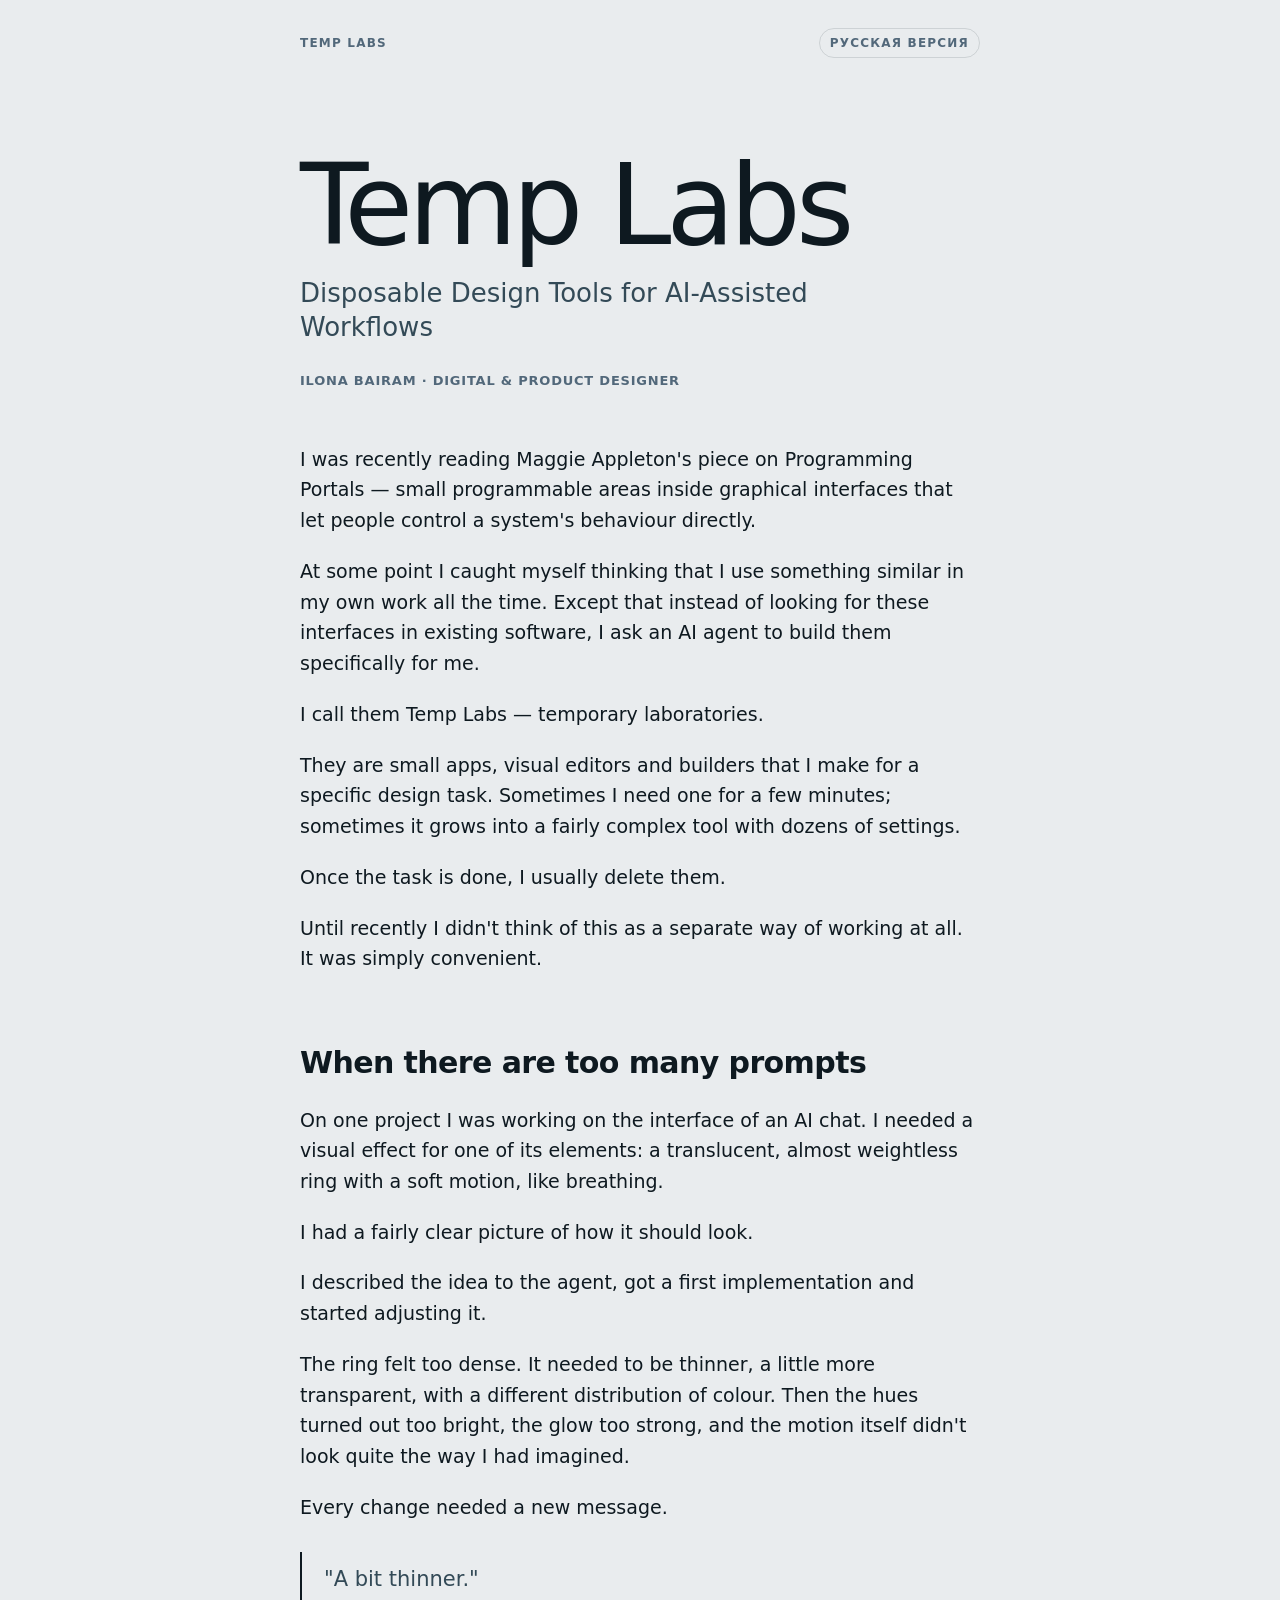
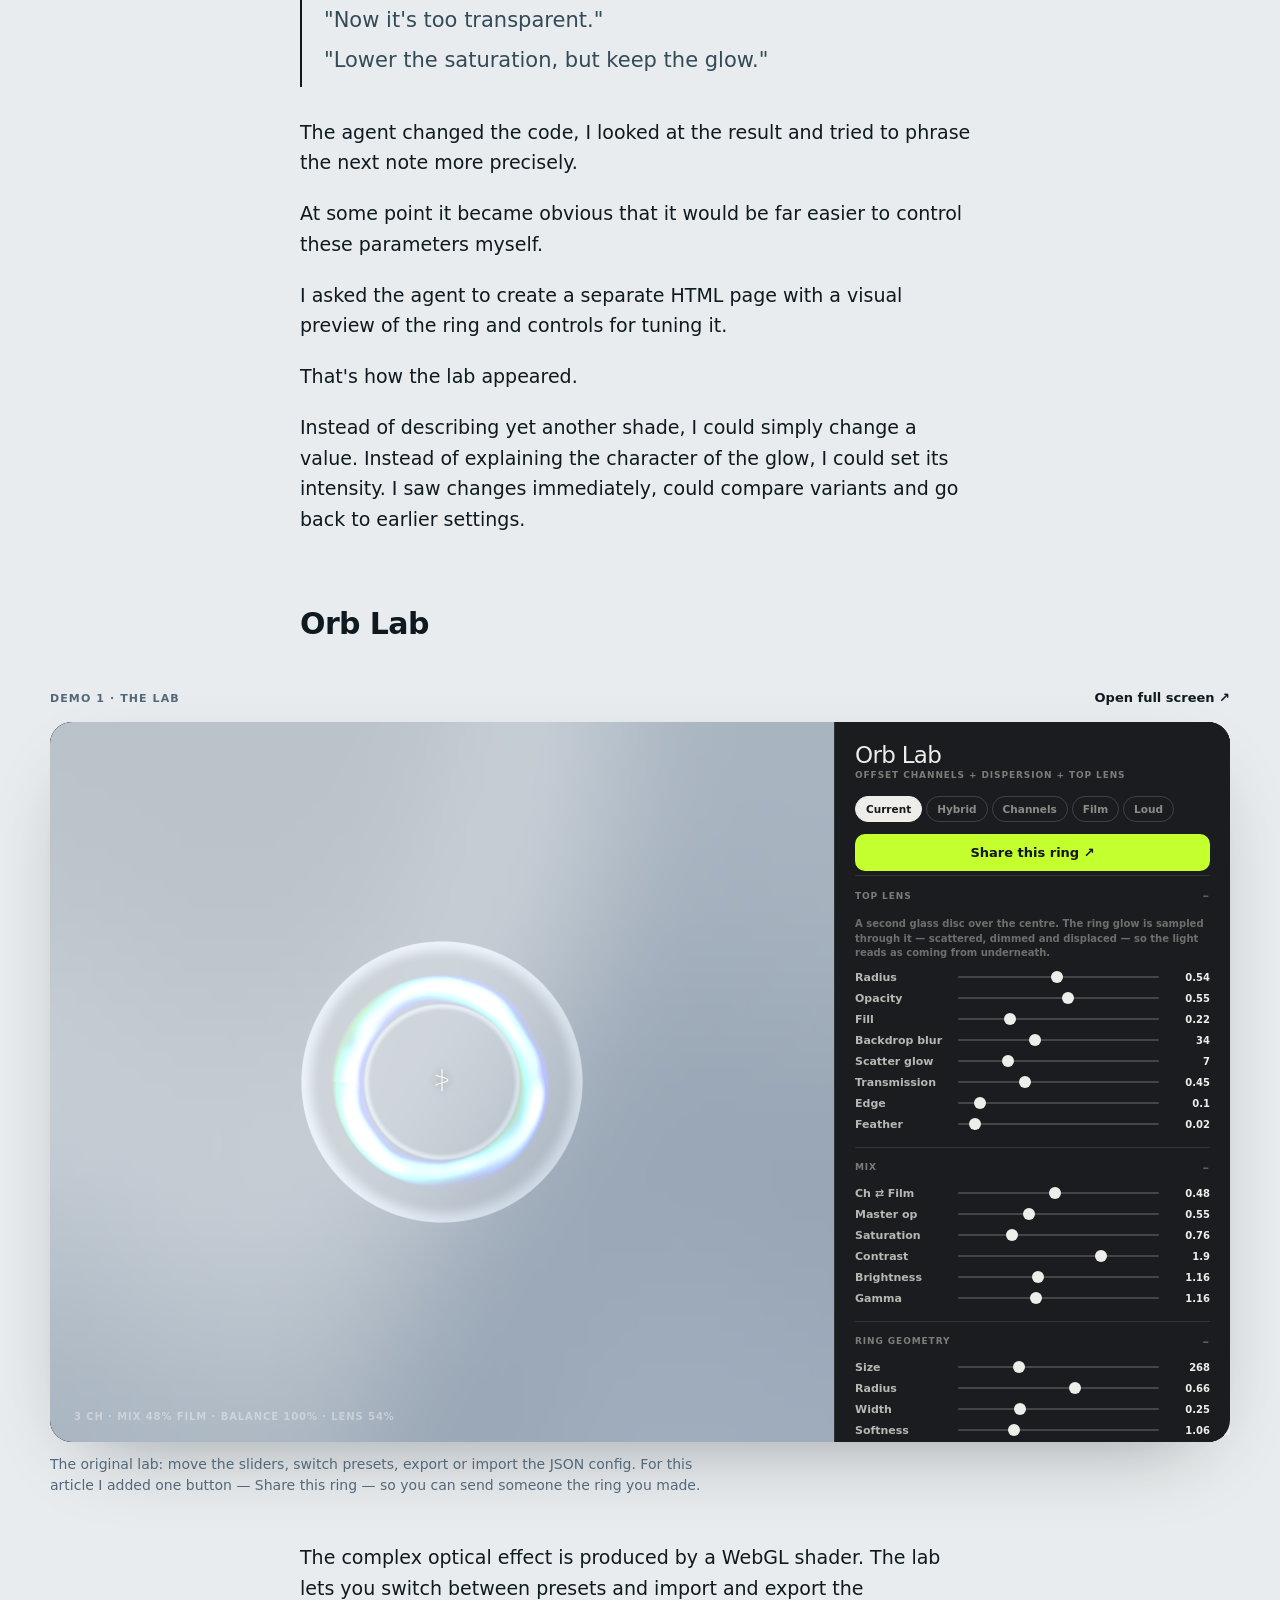
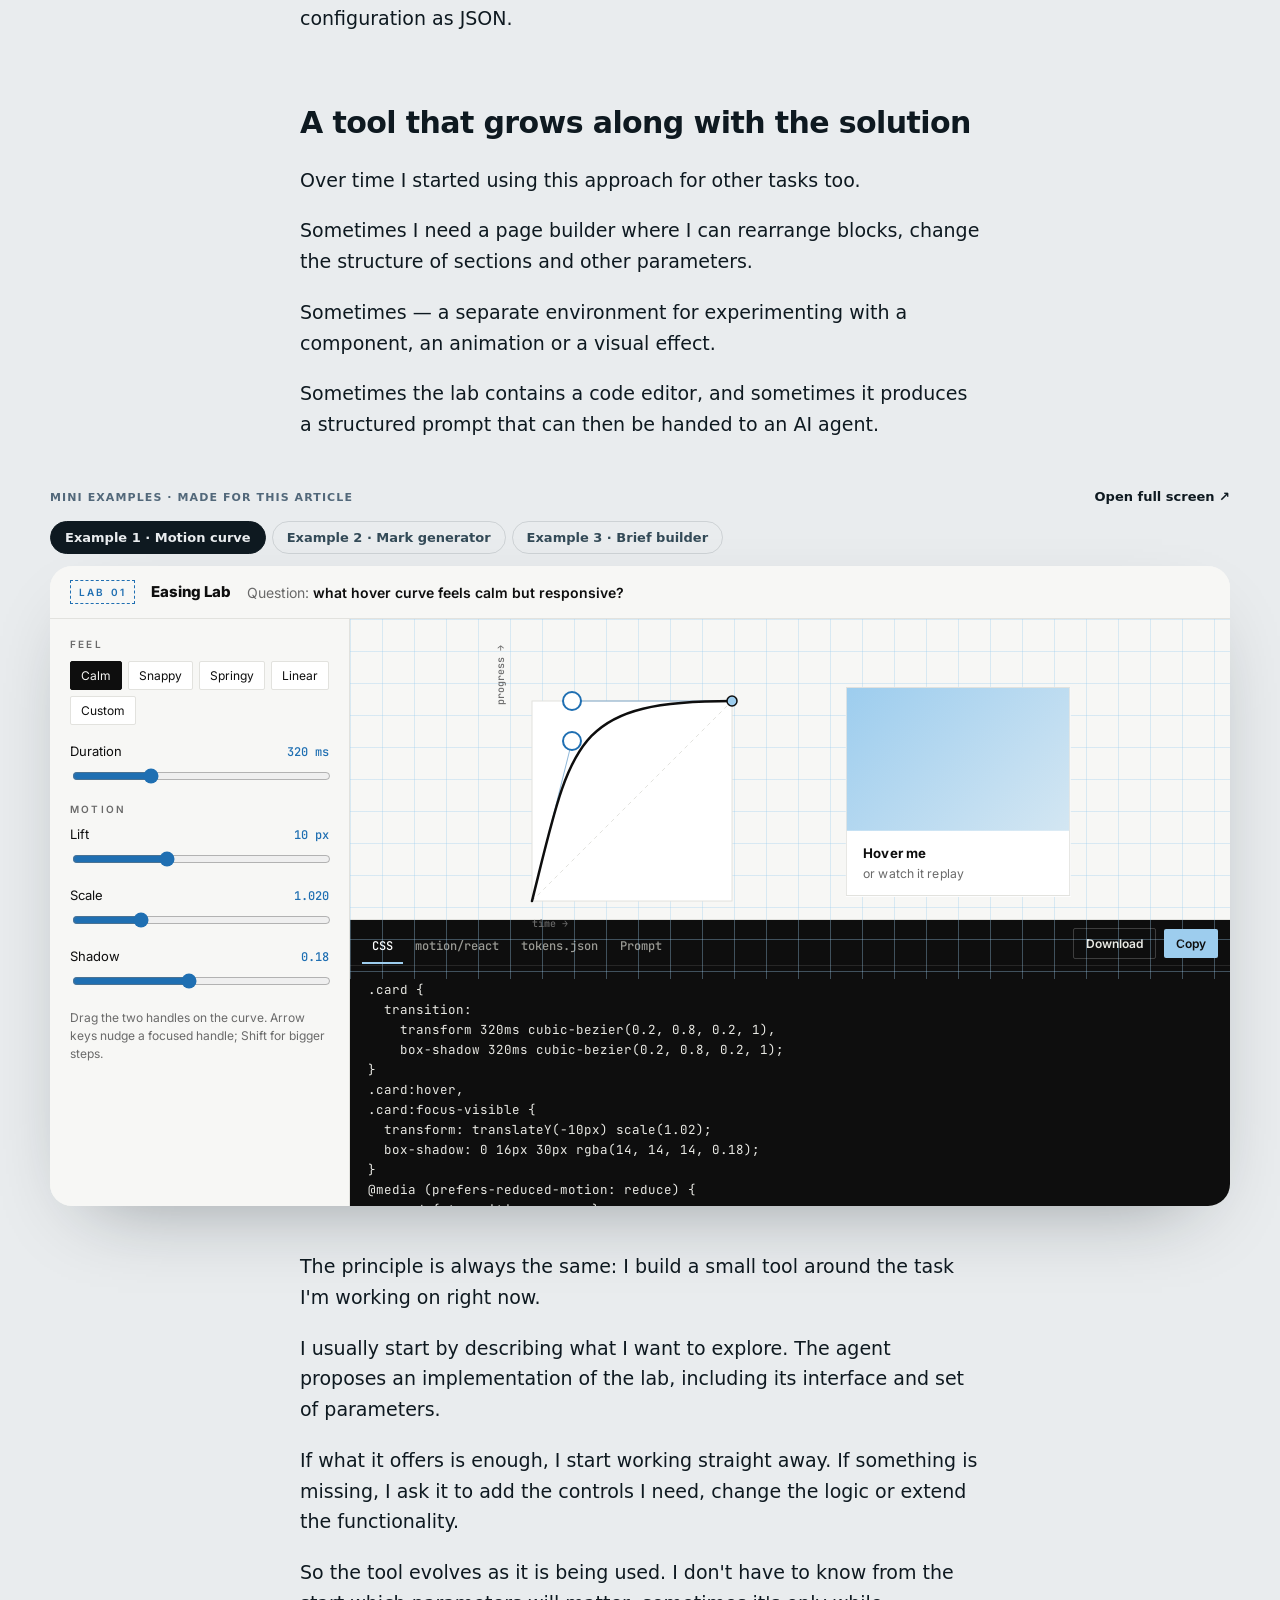
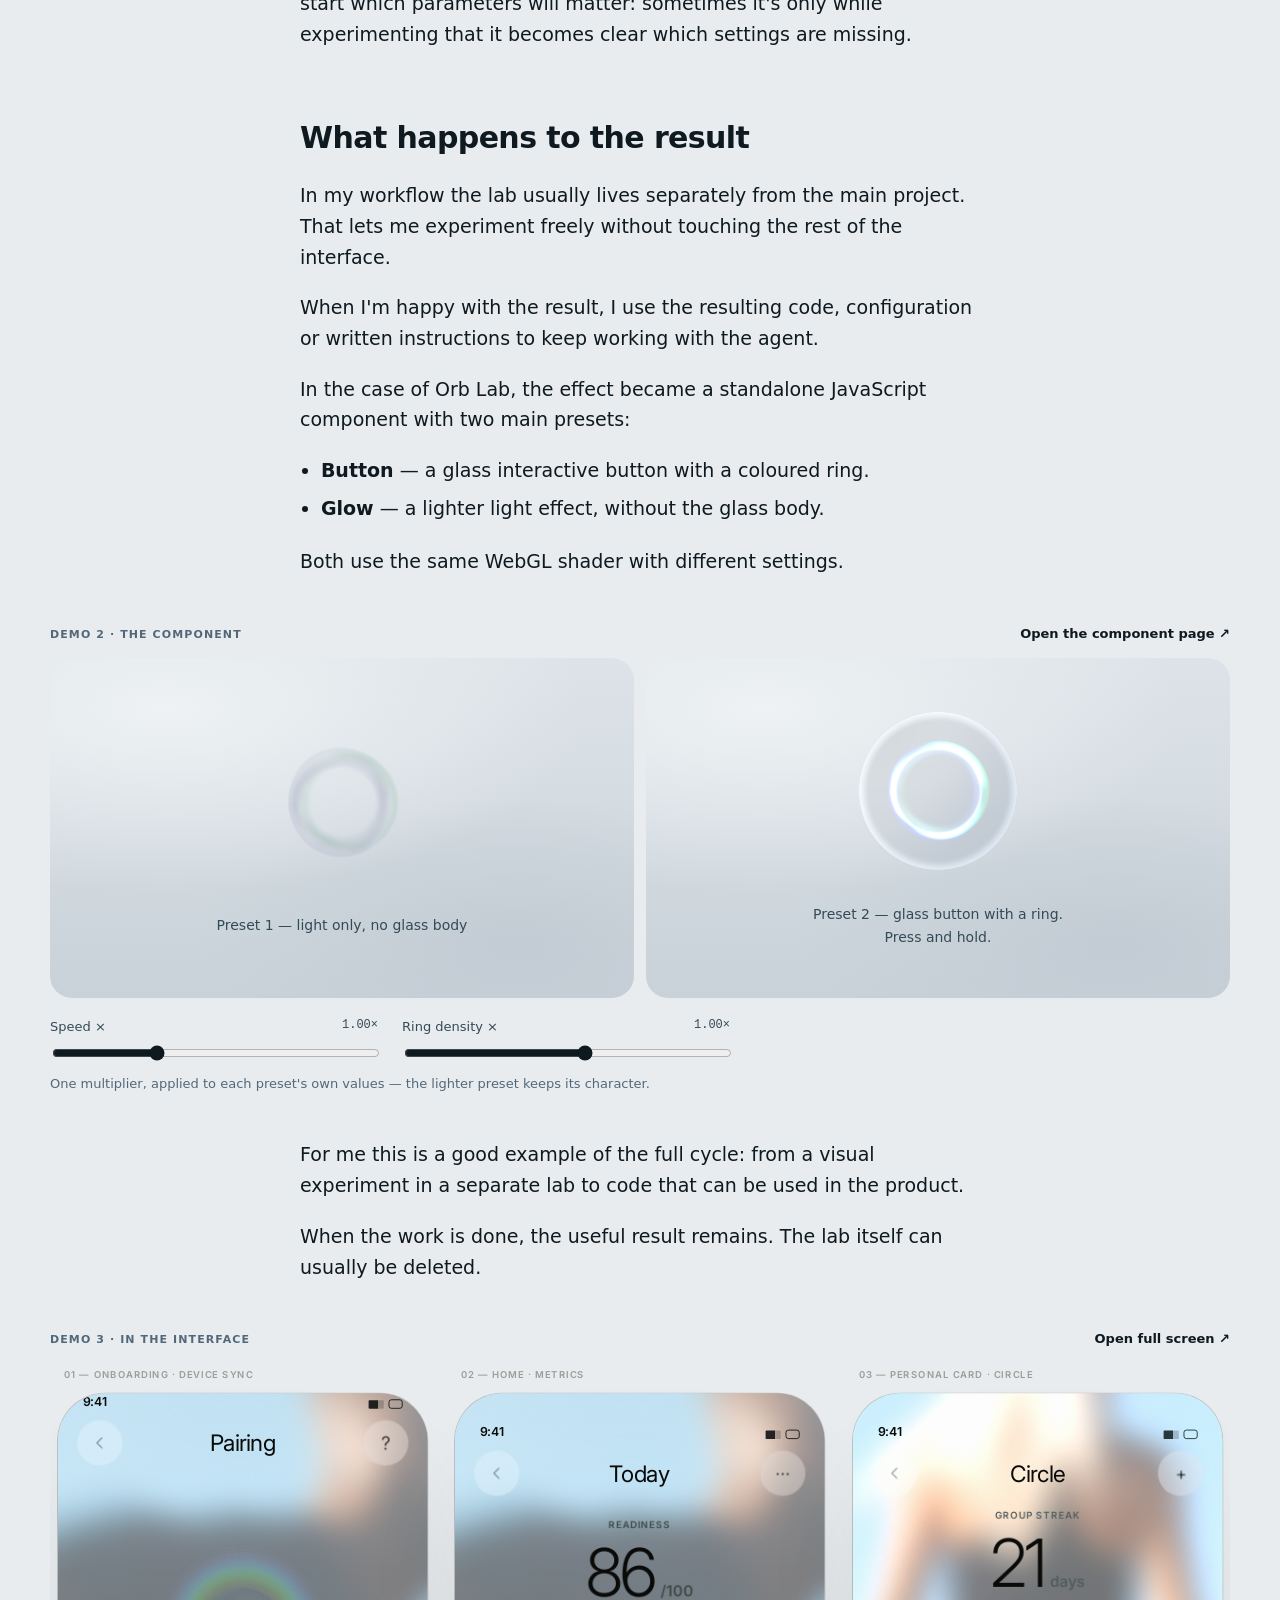
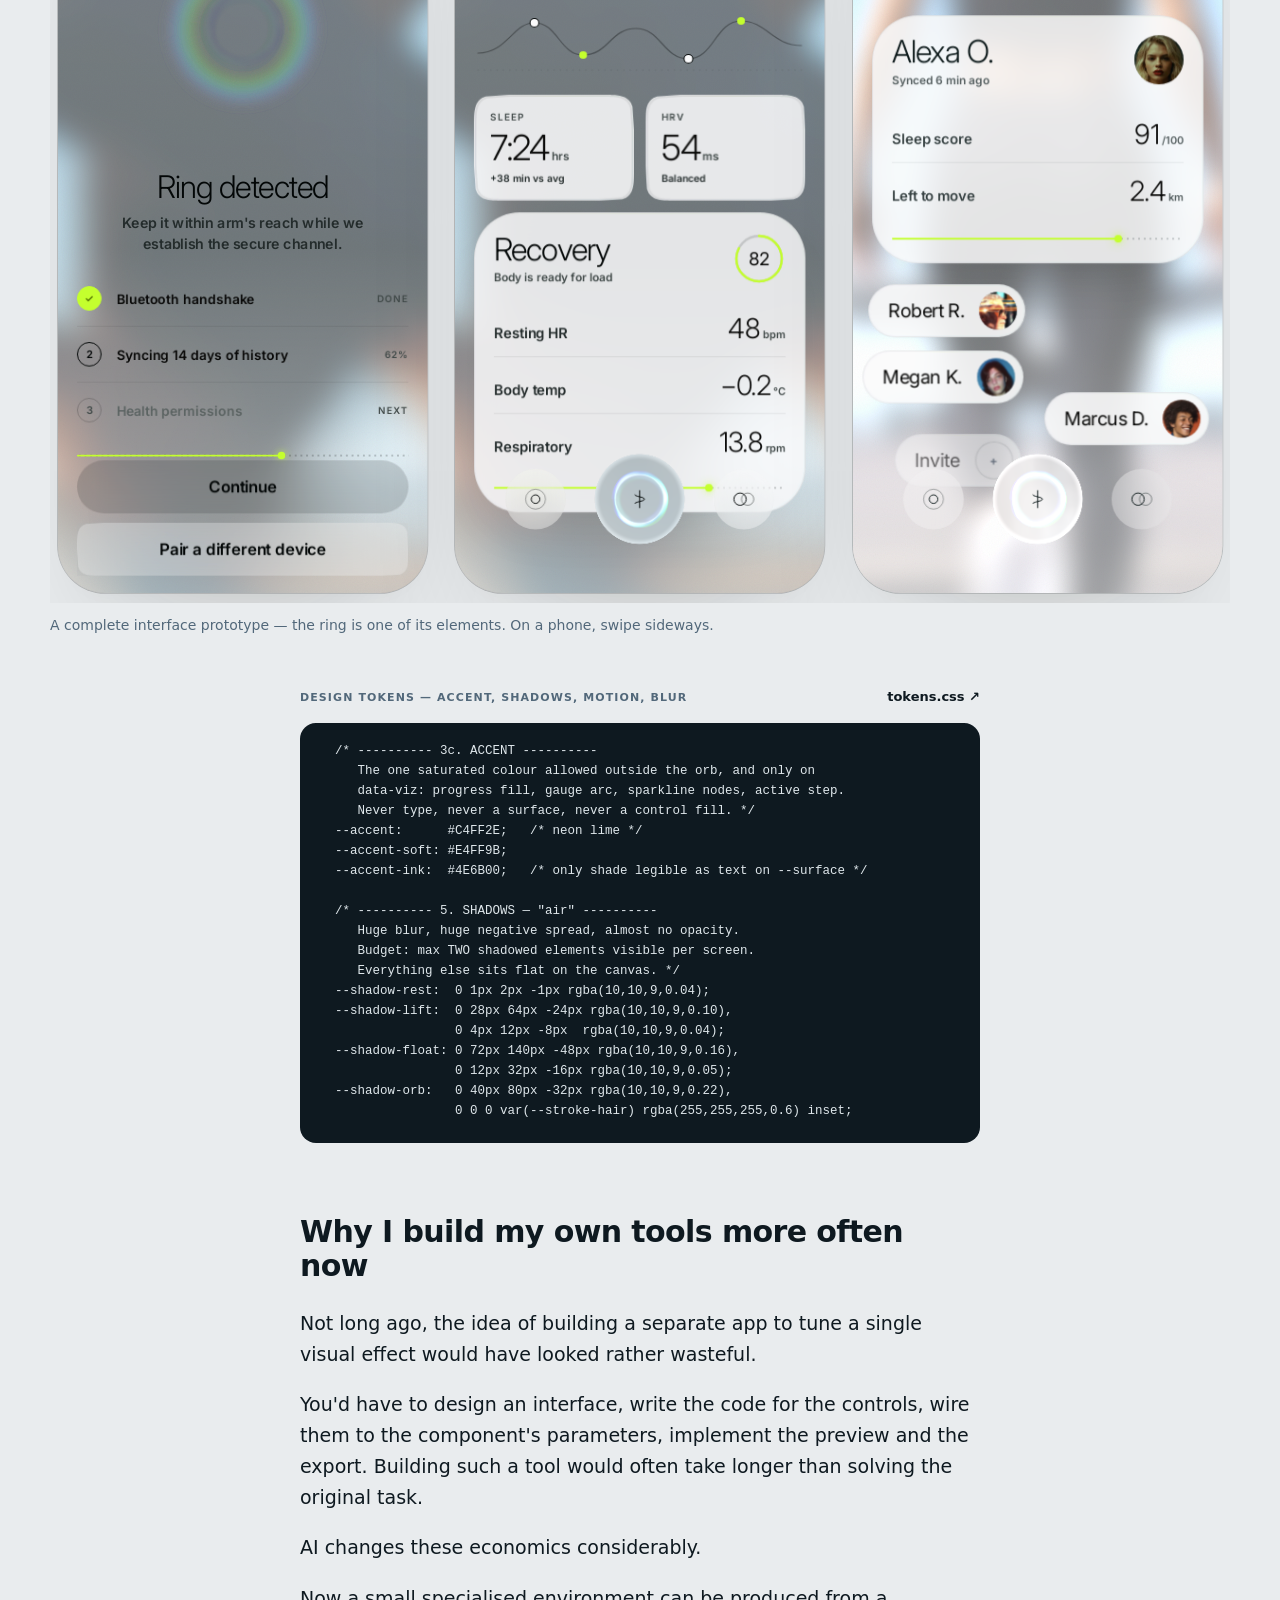
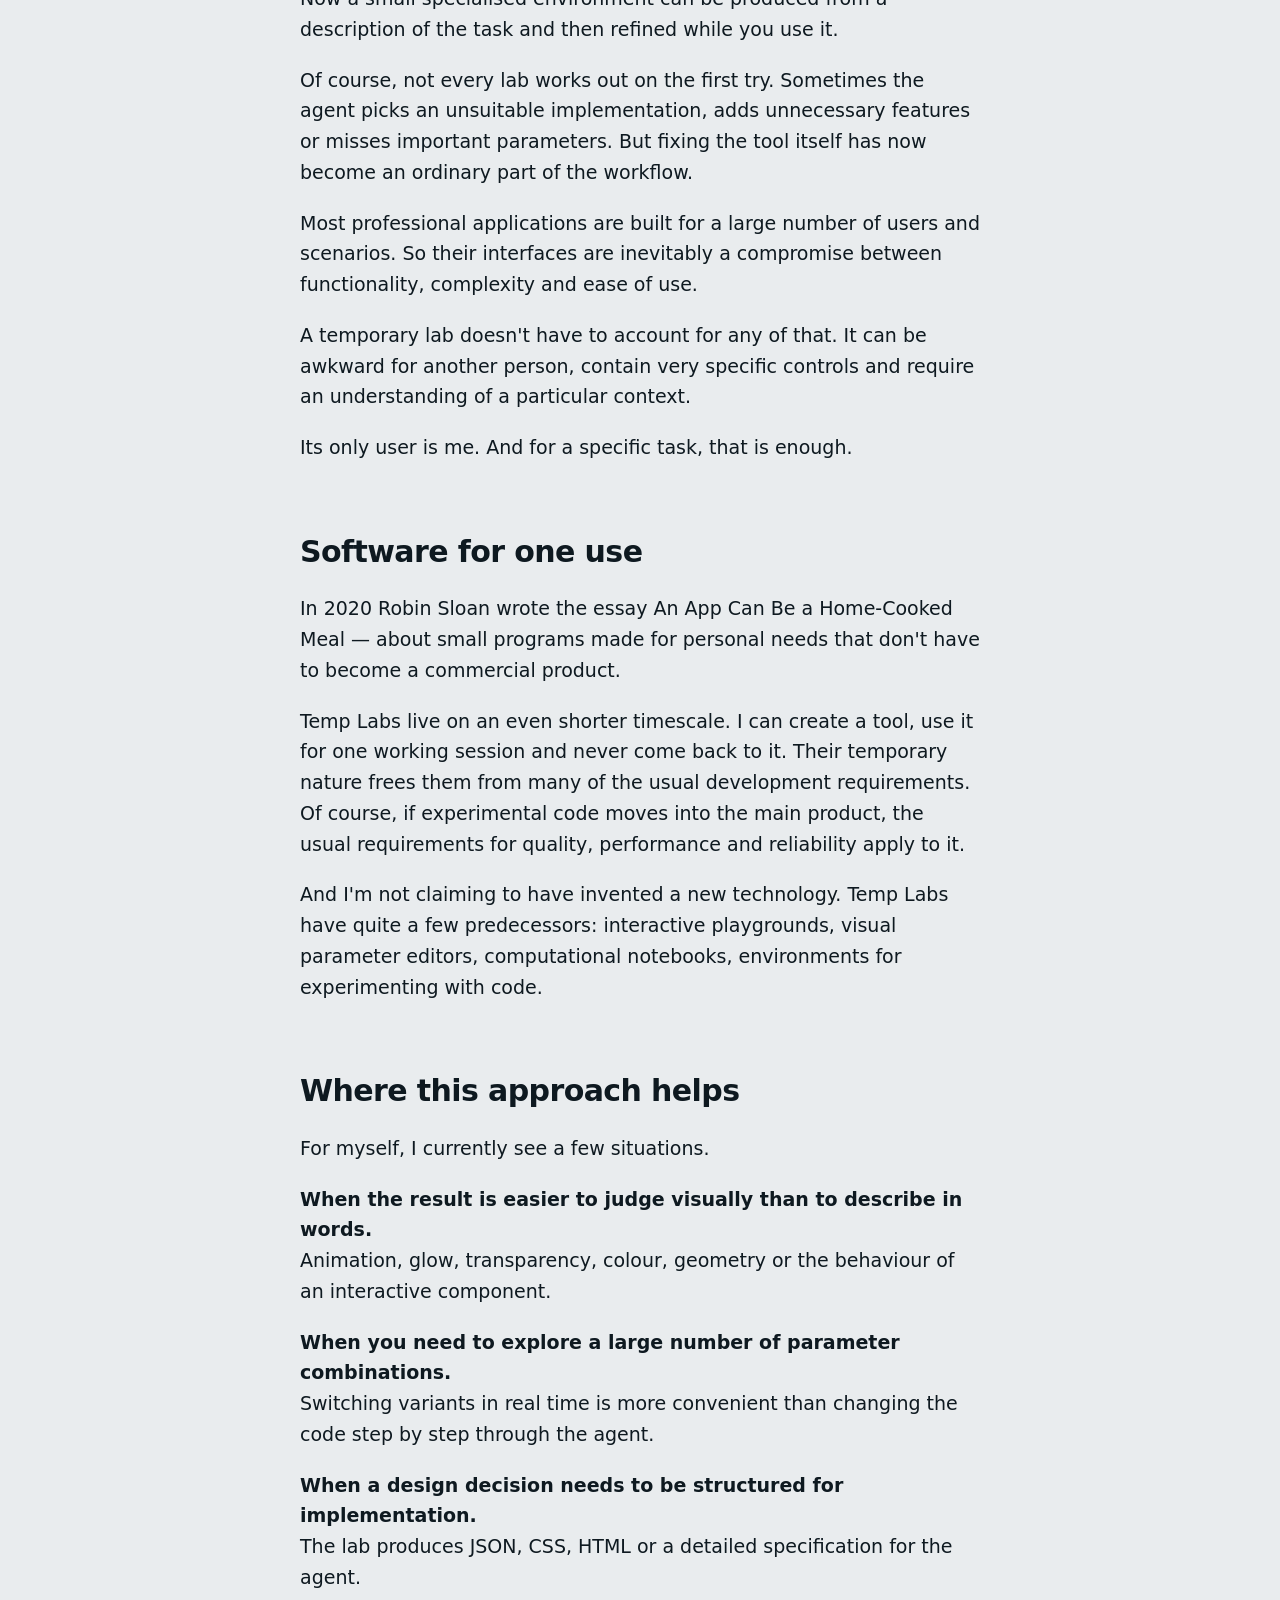
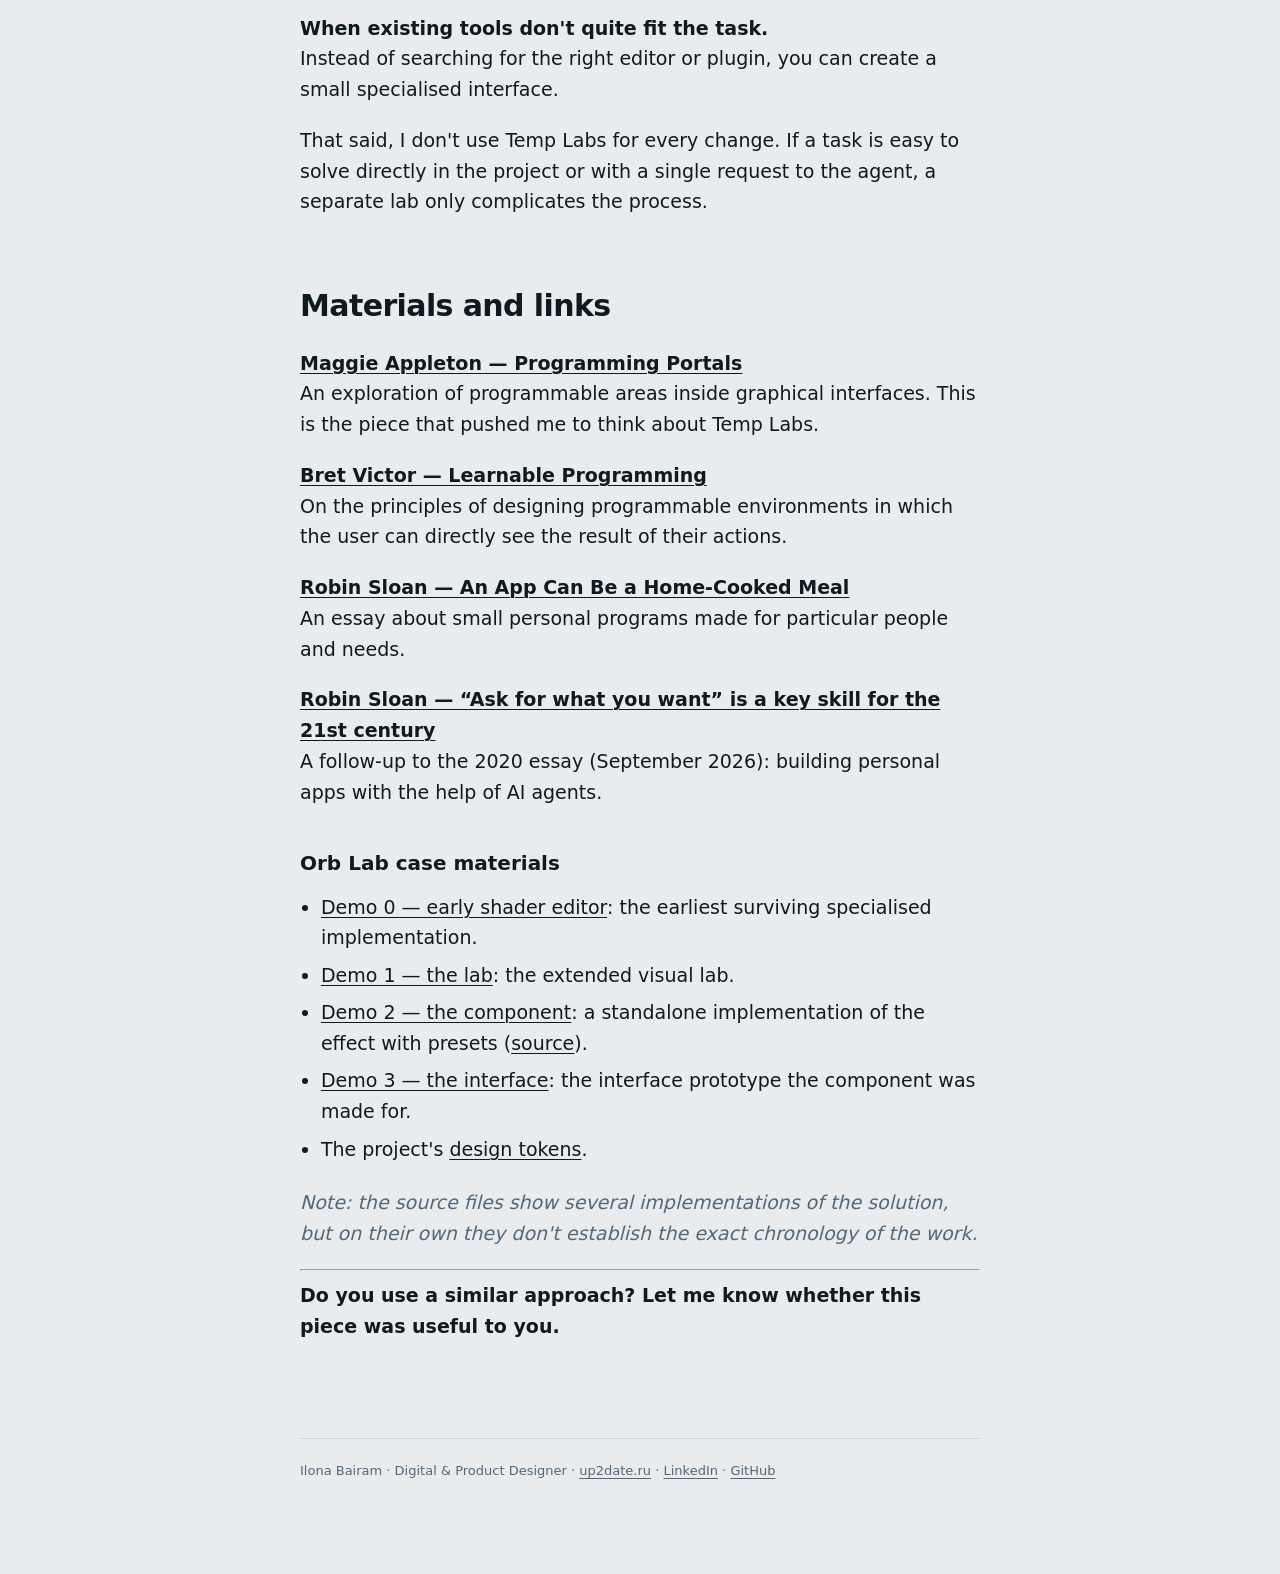
<file: index.html>
<!doctype html>
<html lang="en">
  <head>
    <meta charset="UTF-8" />
    <meta name="viewport" content="width=device-width, initial-scale=1.0" />
    <title>Temp Labs — Disposable Design Tools for AI-Assisted Workflows</title>
    <meta name="description" content="Ilona Bairam on building small, temporary tools with AI agents — with the original Orb Lab embedded." />
    <meta property="og:title" content="Temp Labs — Disposable Design Tools for AI-Assisted Workflows" />
    <meta property="og:description" content="Small, temporary tools built with AI agents for one design task — with the original Orb Lab you can play with." />
    <meta property="og:type" content="article" />
    <meta property="og:url" content="https://bairamilona.github.io/temp-labs/" />
    <meta property="og:locale" content="en_US" />
    <meta property="og:image" content="https://bairamilona.github.io/temp-labs/og-en.png" />
    <meta property="og:image:width" content="1200" />
    <meta property="og:image:height" content="630" />
    <meta property="og:image:alt" content="Temp Labs — a glass ring from Orb Lab next to the title" />
    <meta name="twitter:card" content="summary_large_image" />
    <link rel="canonical" href="https://bairamilona.github.io/temp-labs/" />
    <link rel="icon" type="image/svg+xml" href="favicon.svg" />
    <link rel="preconnect" href="https://api.fontshare.com" crossorigin />
    <link rel="stylesheet" href="https://api.fontshare.com/v2/css?f[]=switzer@300,400,600&display=swap" />
    <script type="module" crossorigin src="./assets/en-CyLP_W56.js"></script>
    <link rel="modulepreload" crossorigin href="./assets/modulepreload-polyfill-B5Qt9EMX.js">
    <link rel="modulepreload" crossorigin href="./assets/article-DsBBlO-E.js">
    <link rel="stylesheet" crossorigin href="./assets/article-YmzzHeDW.css">
  </head>
  <body>
    <main id="article" data-lang="en"></main>
  </body>
</html>
</file>
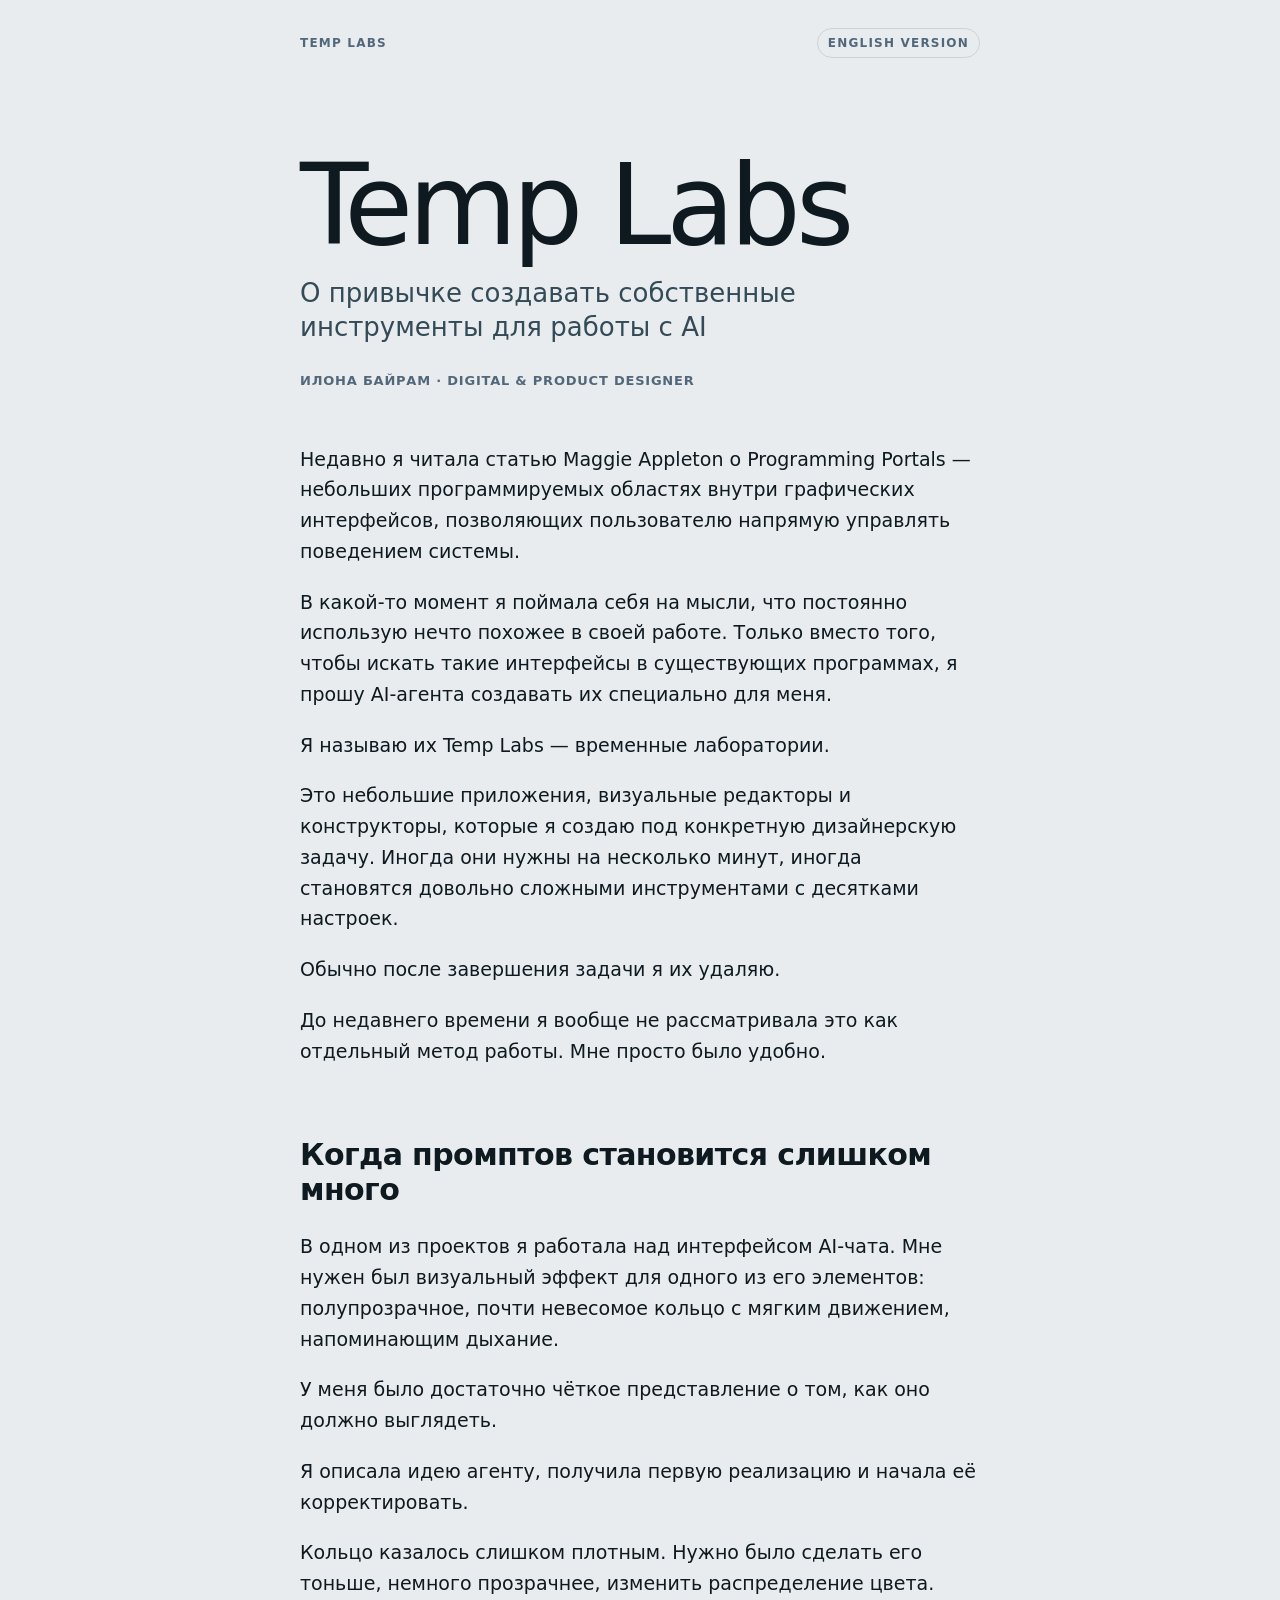
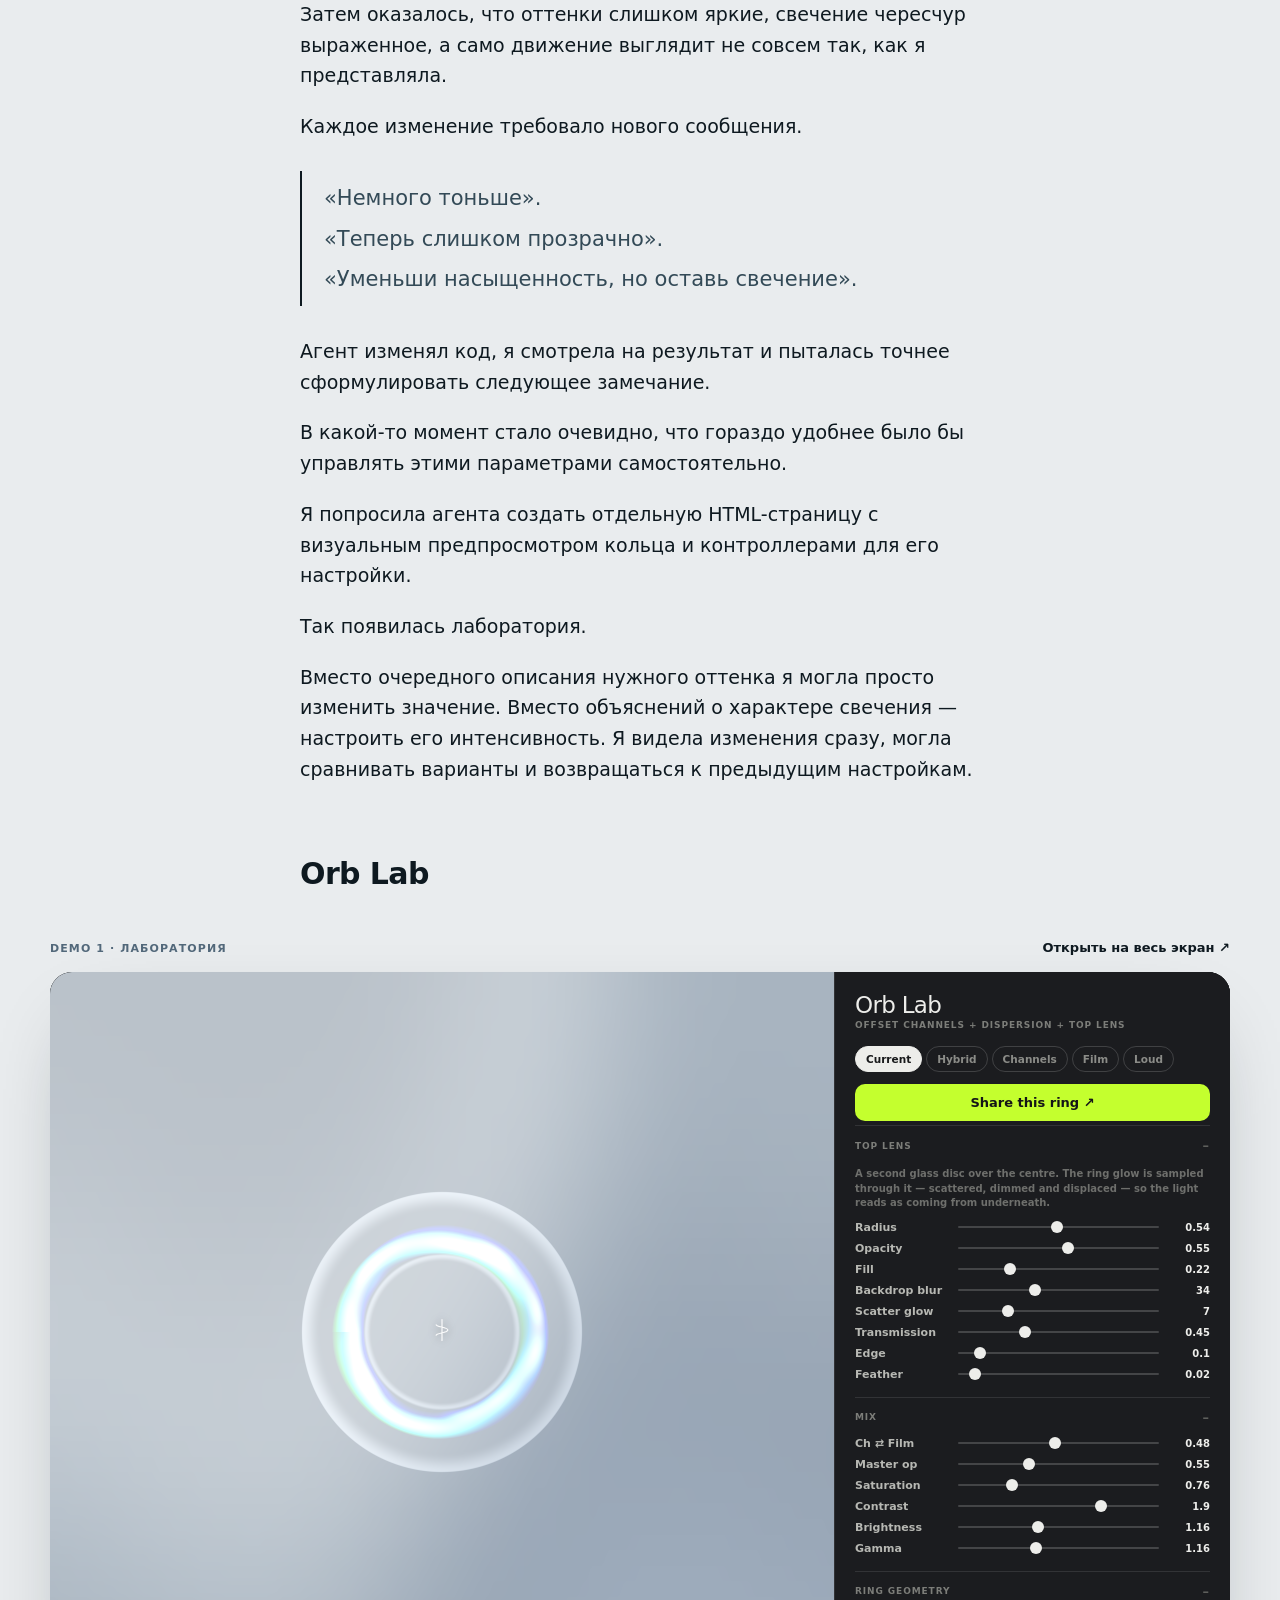
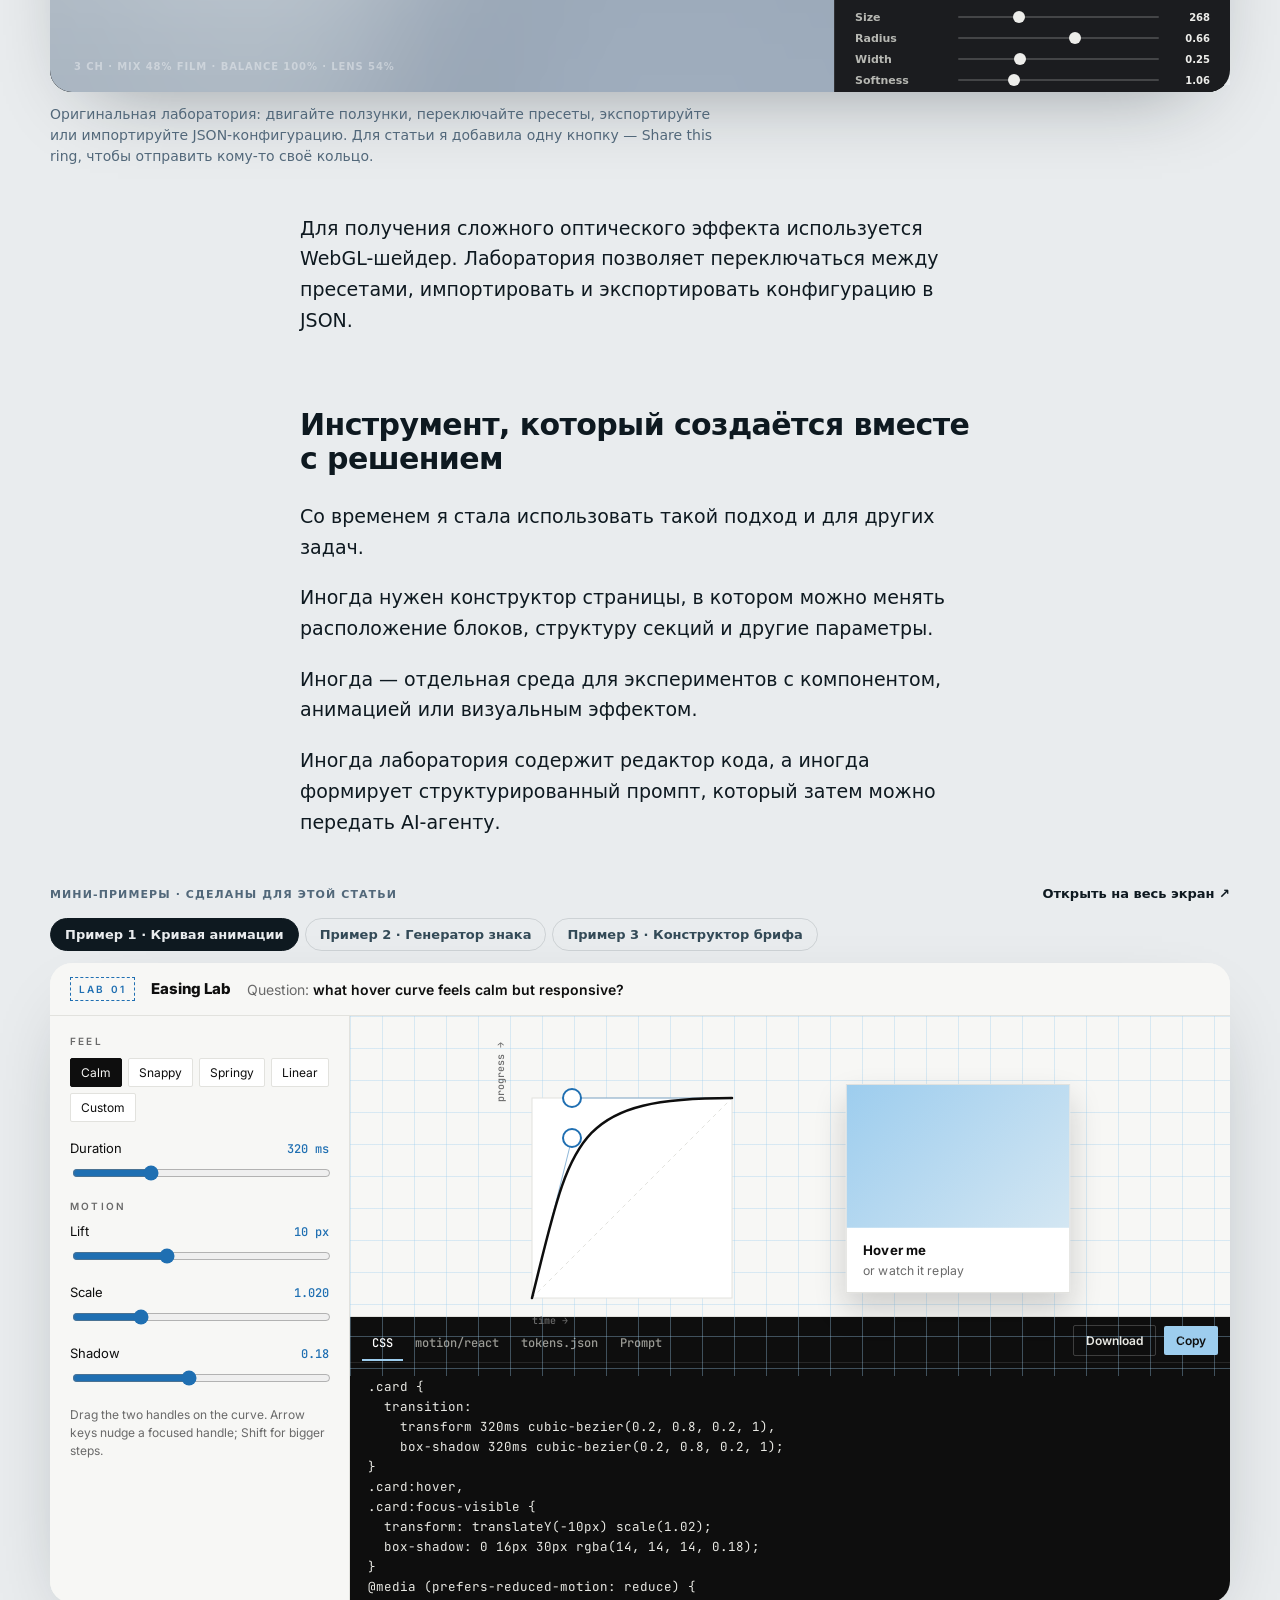
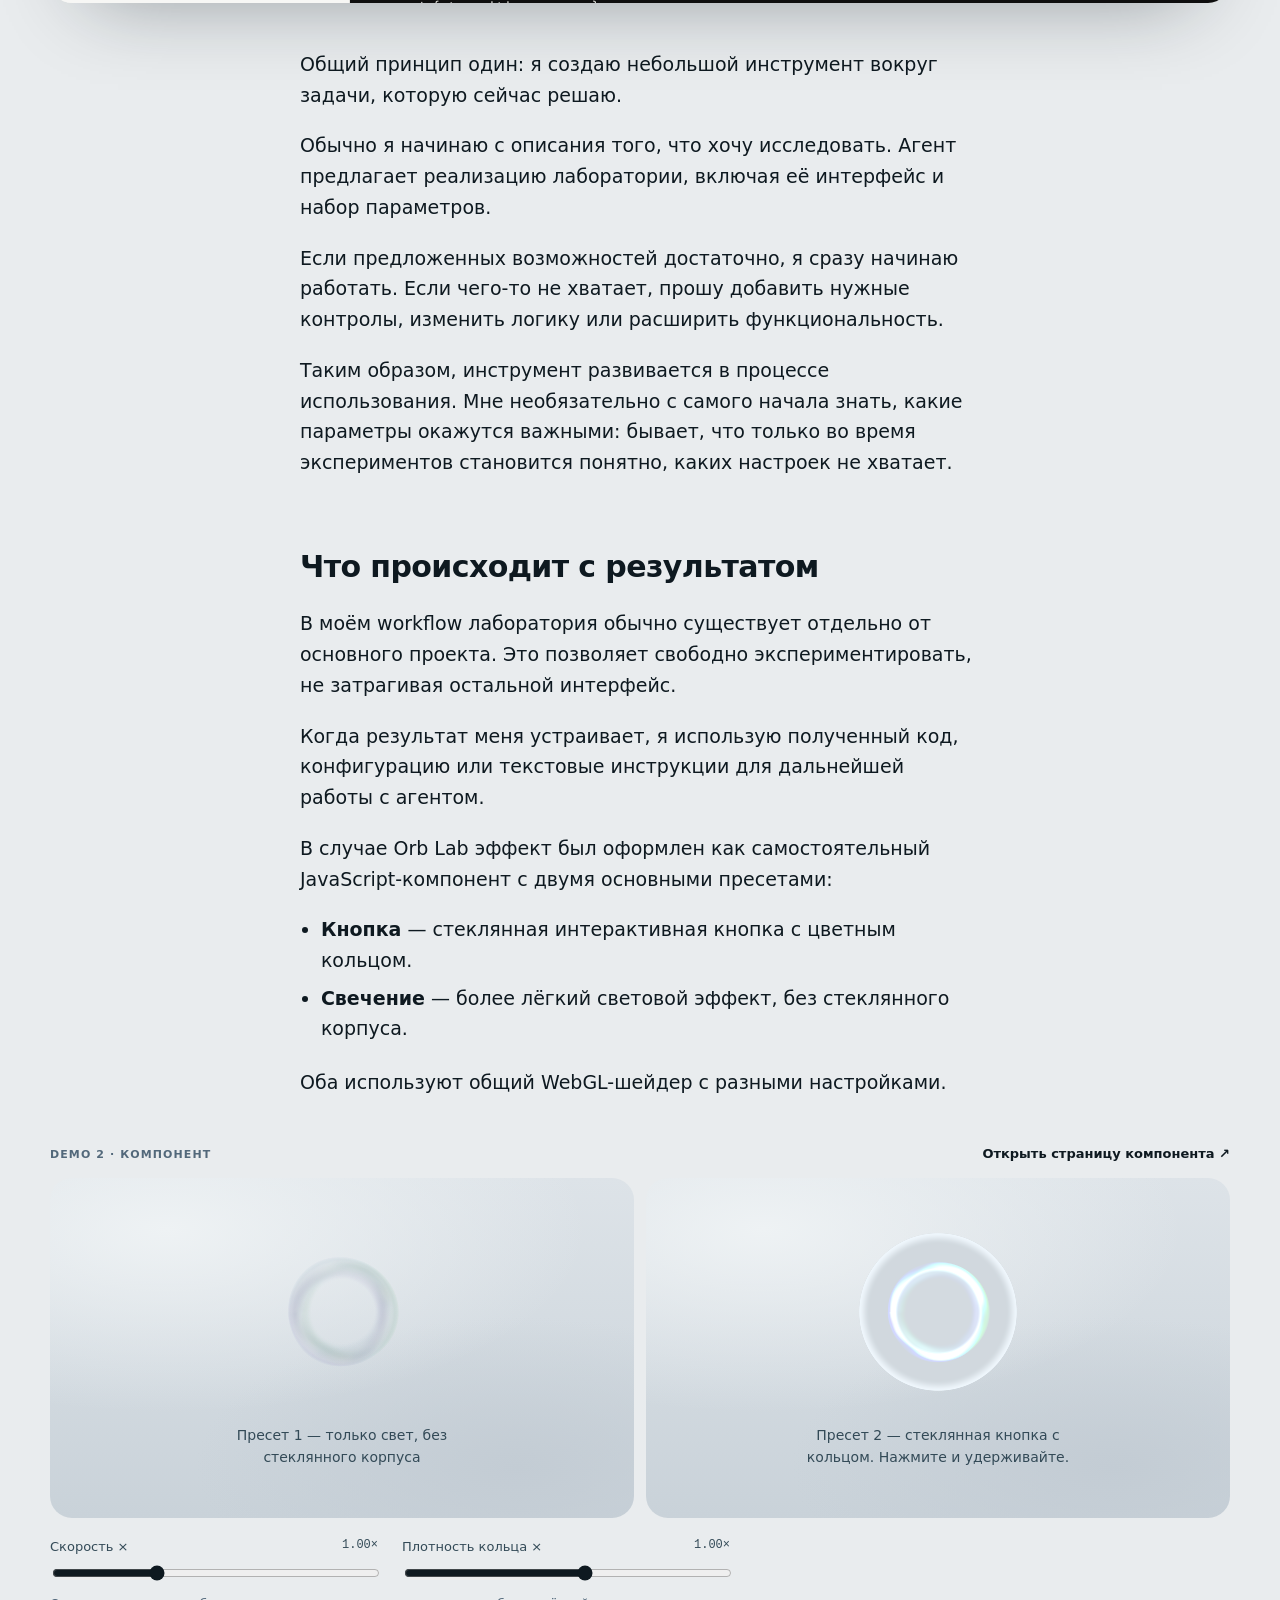
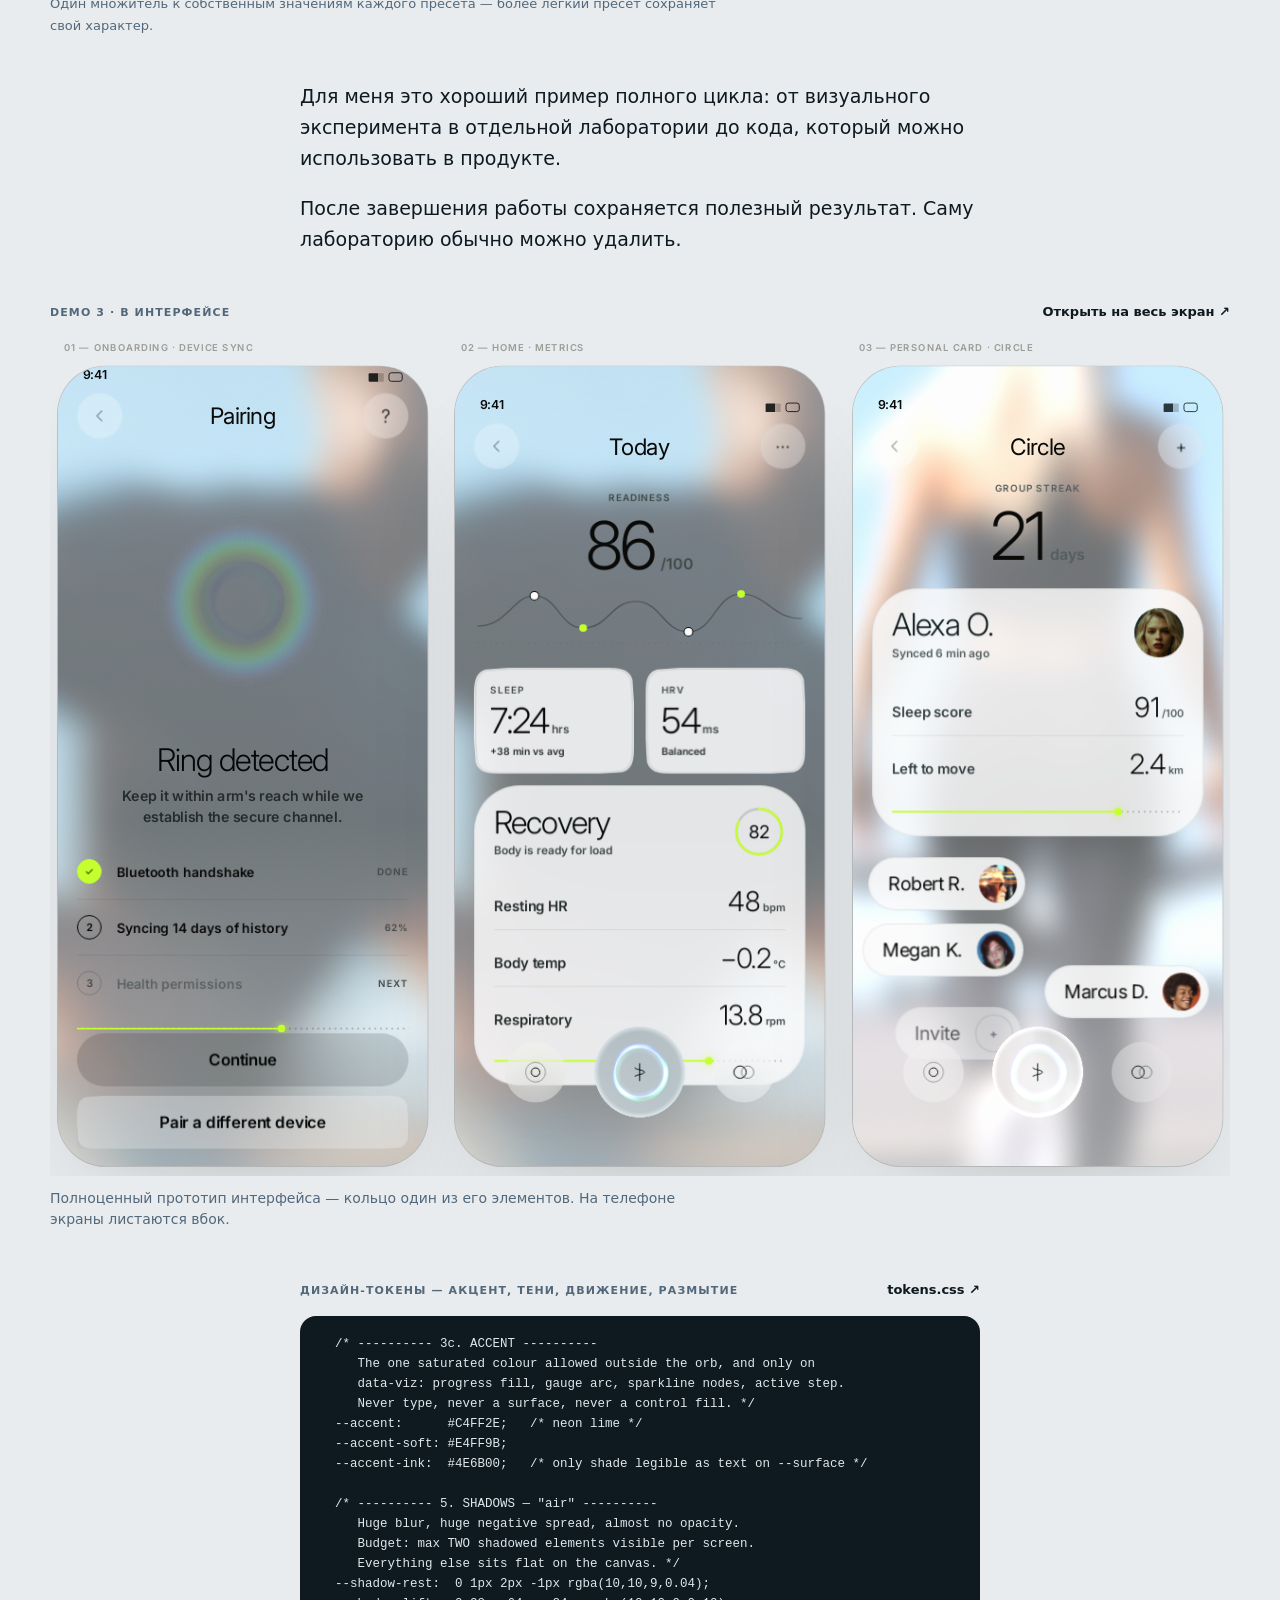
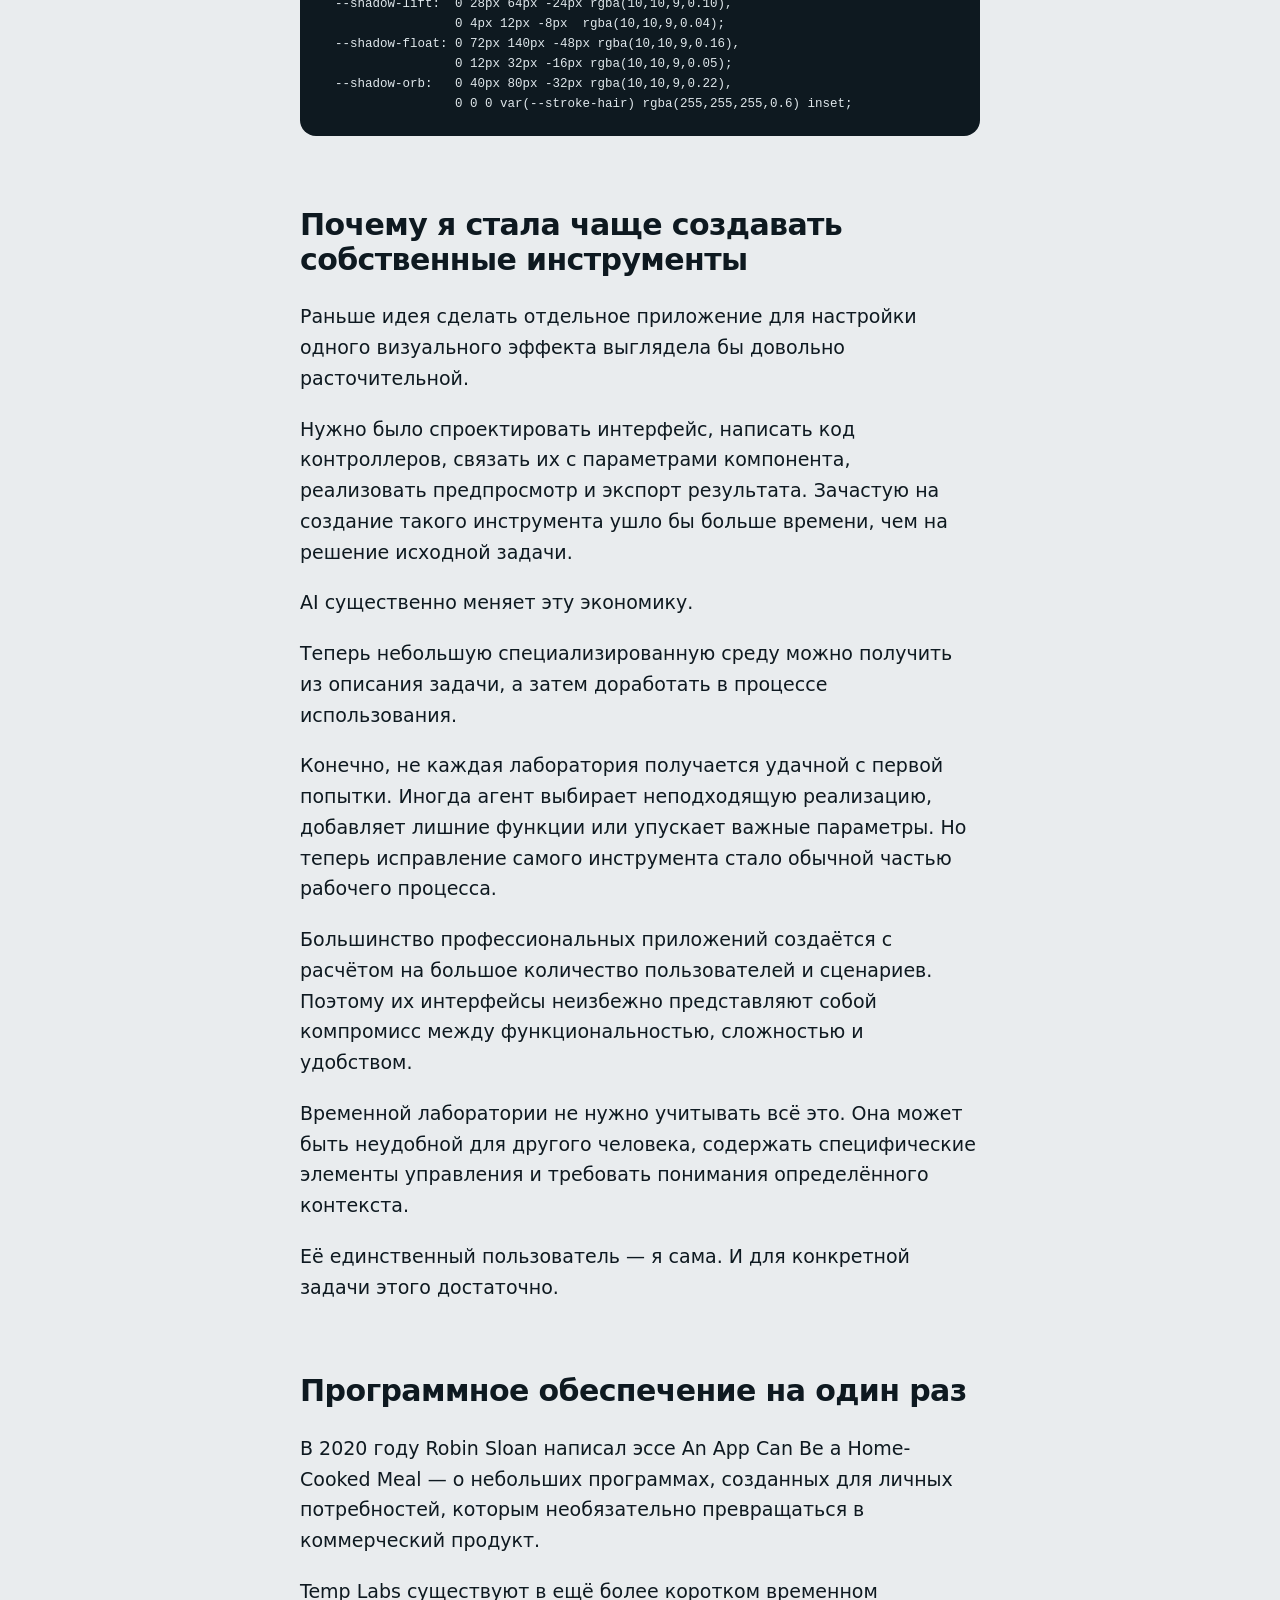
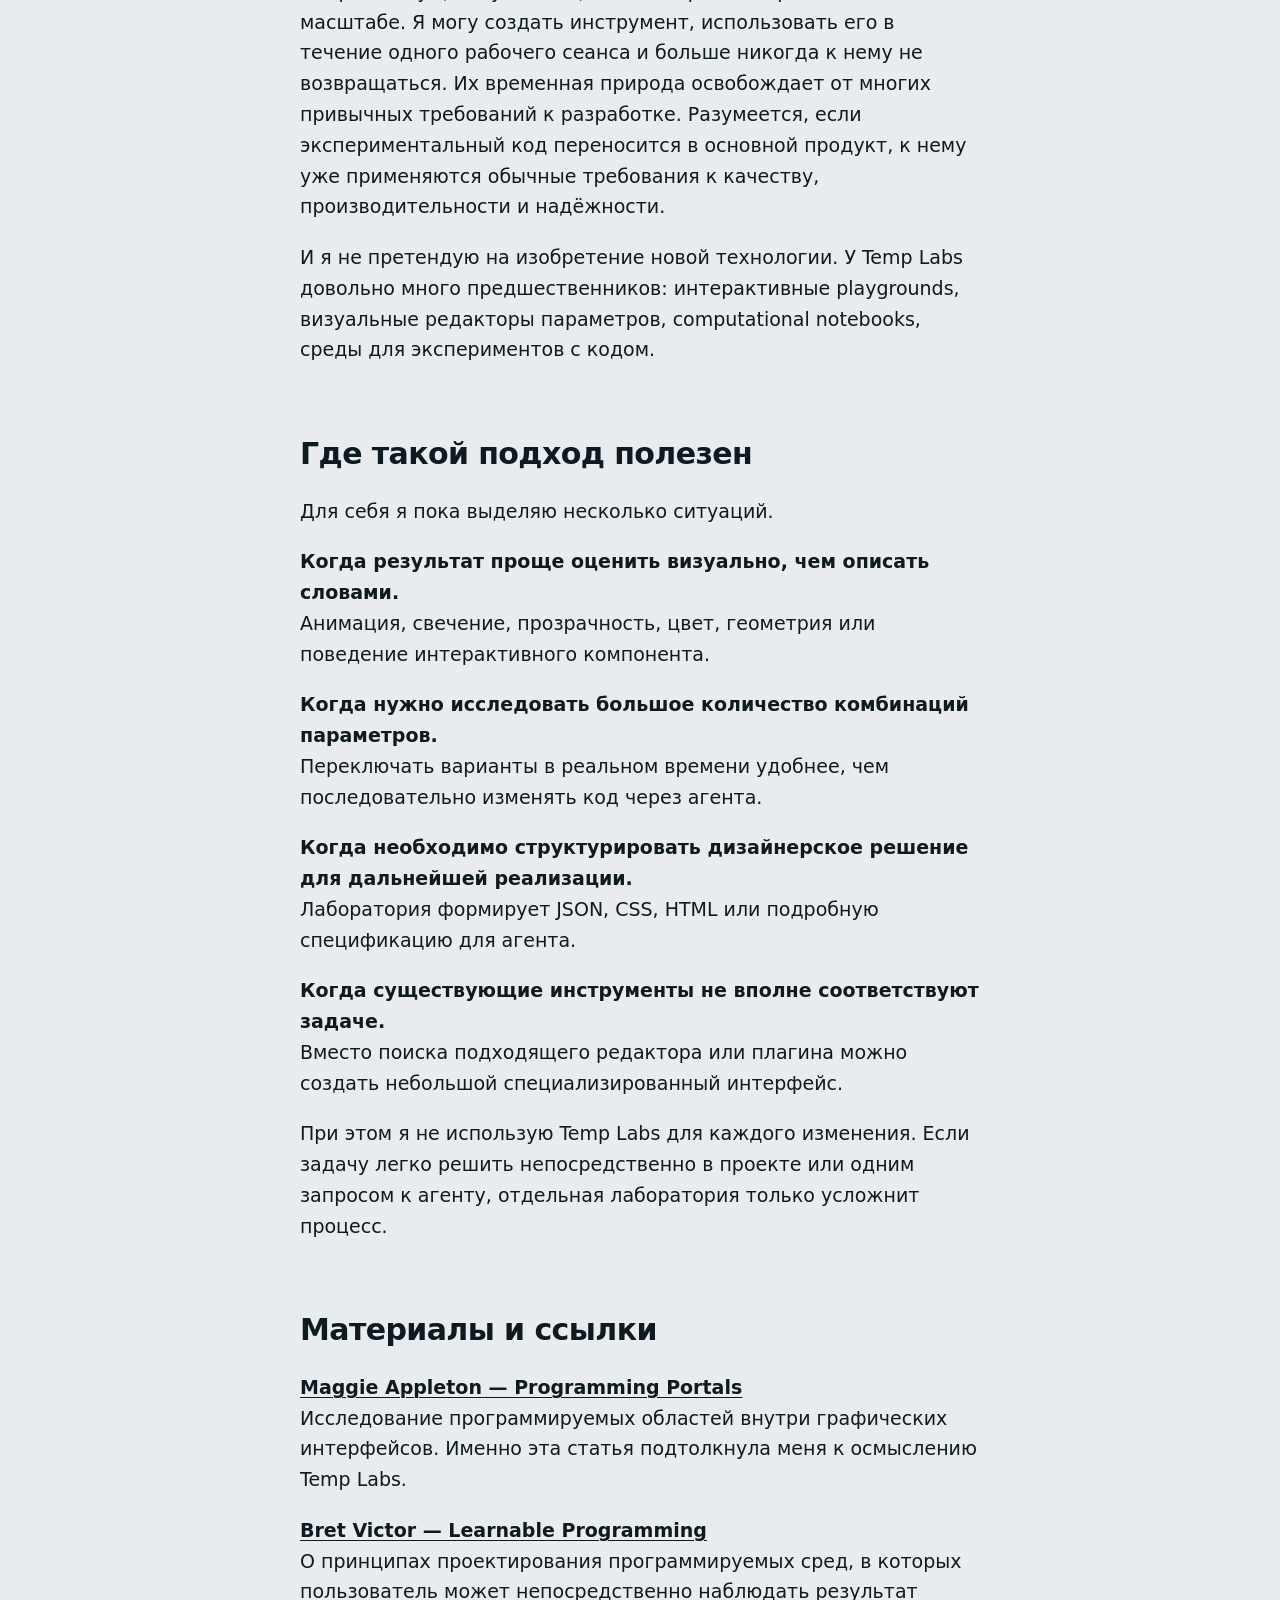
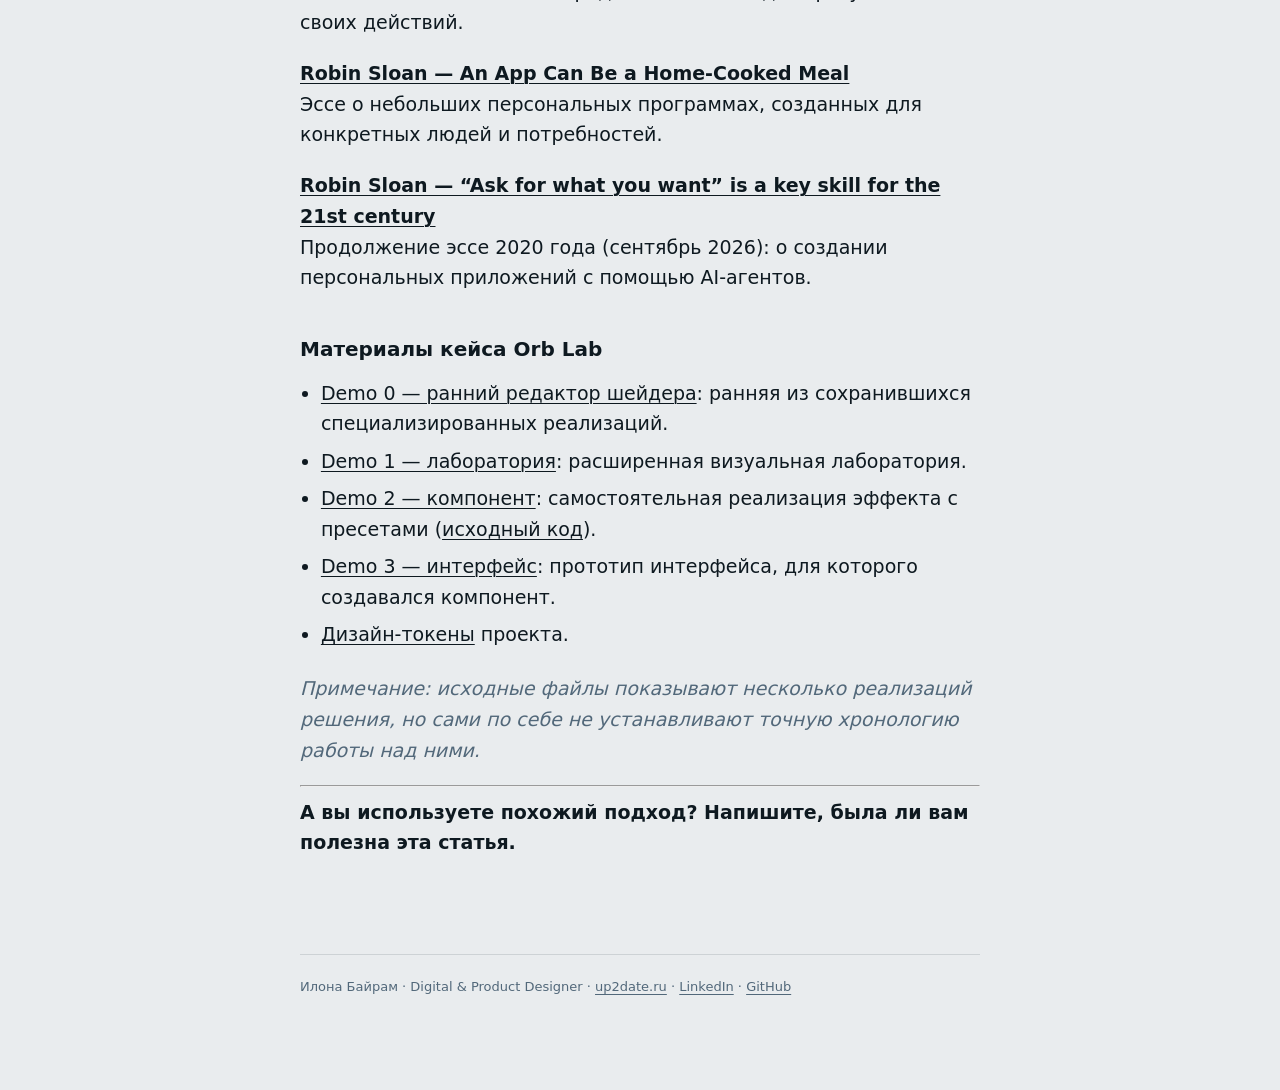
<file: ru/index.html>
<!doctype html>
<html lang="ru">
  <head>
    <meta charset="UTF-8" />
    <meta name="viewport" content="width=device-width, initial-scale=1.0" />
    <title>Temp Labs — о привычке создавать собственные инструменты для работы с AI</title>
    <meta name="description" content="Илона Байрам о маленьких временных инструментах, которые создаются с AI-агентом под одну дизайнерскую задачу. С оригинальной Orb Lab внутри." />
    <meta property="og:title" content="Temp Labs — о привычке создавать собственные инструменты для работы с AI" />
    <meta property="og:description" content="Временные лаборатории для одной задачи — и оригинальная Orb Lab, с которой можно поработать прямо в статье." />
    <meta property="og:type" content="article" />
    <meta property="og:url" content="https://bairamilona.github.io/temp-labs/ru/" />
    <meta property="og:locale" content="ru_RU" />
    <meta property="og:image" content="https://bairamilona.github.io/temp-labs/og-ru.png" />
    <meta property="og:image:width" content="1200" />
    <meta property="og:image:height" content="630" />
    <meta property="og:image:alt" content="Temp Labs — a glass ring from Orb Lab next to the title" />
    <meta name="twitter:card" content="summary_large_image" />
    <link rel="canonical" href="https://bairamilona.github.io/temp-labs/ru/" />
    <link rel="icon" type="image/svg+xml" href="../favicon.svg" />
    <link rel="preconnect" href="https://api.fontshare.com" crossorigin />
    <link rel="stylesheet" href="https://api.fontshare.com/v2/css?f[]=switzer@300,400,600&display=swap" />
    <script type="module" crossorigin src="../assets/ru-9Jum2rid.js"></script>
    <link rel="modulepreload" crossorigin href="../assets/modulepreload-polyfill-B5Qt9EMX.js">
    <link rel="modulepreload" crossorigin href="../assets/article-DsBBlO-E.js">
    <link rel="stylesheet" crossorigin href="../assets/article-YmzzHeDW.css">
  </head>
  <body>
    <main id="article" data-lang="ru"></main>
  </body>
</html>
</file>
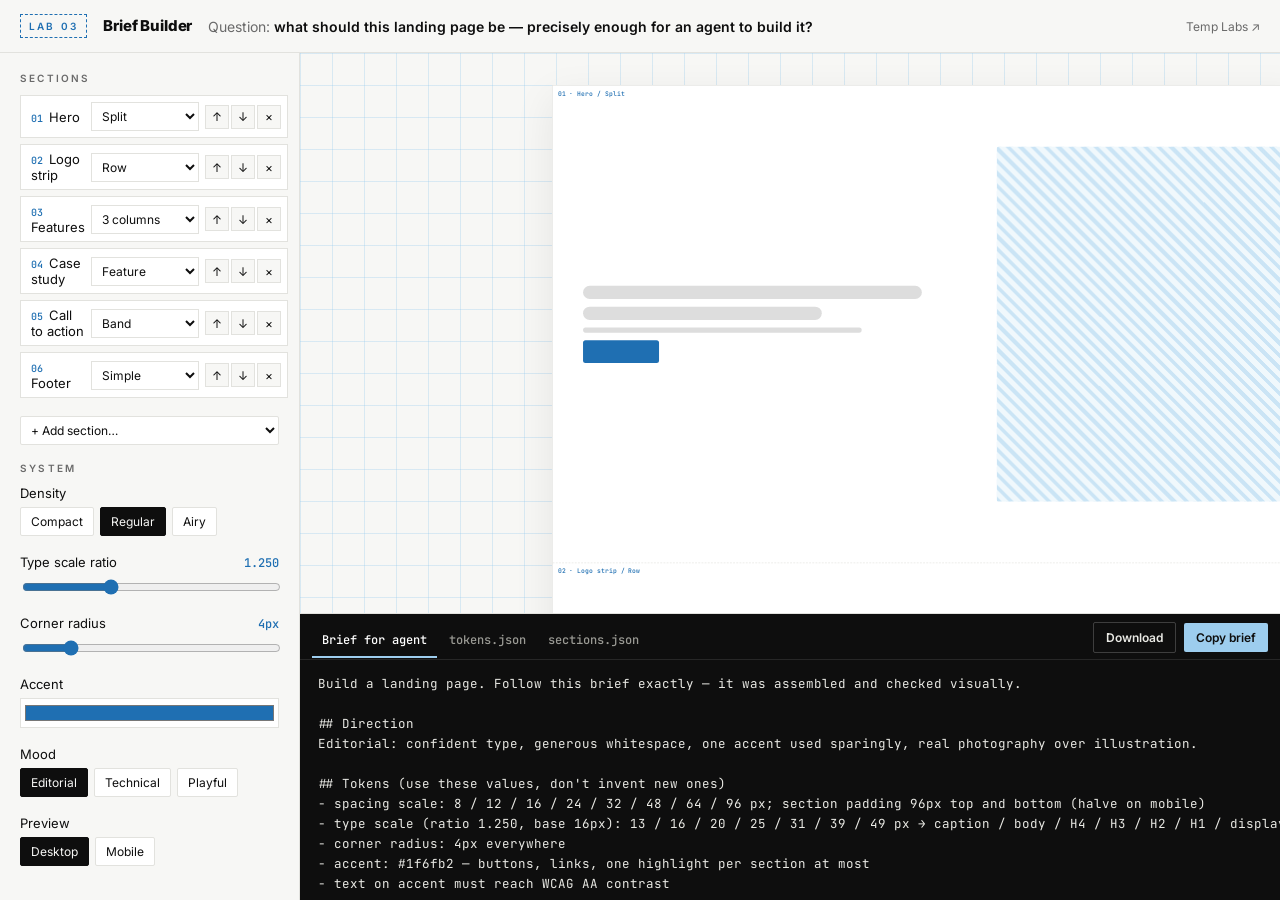
<file: demos/brief/index.html>
<!doctype html>
<html lang="en">
  <head>
    <meta charset="UTF-8" />
    <meta name="viewport" content="width=device-width, initial-scale=1.0" />
    <title>Brief Builder</title>
    <meta name="description" content="Temp lab: assemble a page by eye, hand an agent an exact brief." />
    <script type="module" crossorigin src="../../assets/brief-53I-wH0z.js"></script>
    <link rel="modulepreload" crossorigin href="../../assets/modulepreload-polyfill-B5Qt9EMX.js">
    <link rel="modulepreload" crossorigin href="../../assets/lab-IwAoJHq5.js">
    <link rel="stylesheet" crossorigin href="../../assets/lab-JsAZziIN.css">
    <link rel="stylesheet" crossorigin href="../../assets/brief-BG6hHVgB.css">
  </head>
  <body>
    <header class="lab-bar">
      <span class="tag">Lab 03</span>
      <h1>Brief Builder</h1>
      <span class="q">Question: <b>what should this landing page be — precisely enough for an agent to build it?</b></span>
      <span class="spacer"></span>
      <a href="../../index.html" data-hide-embed>Temp Labs ↗</a>
    </header>
    <main class="lab">
      <aside class="params" id="params"></aside>
      <section class="preview grid-bg" id="preview"></section>
      <section class="output" id="output" aria-label="Output"></section>
    </main>
  </body>
</html>
</file>
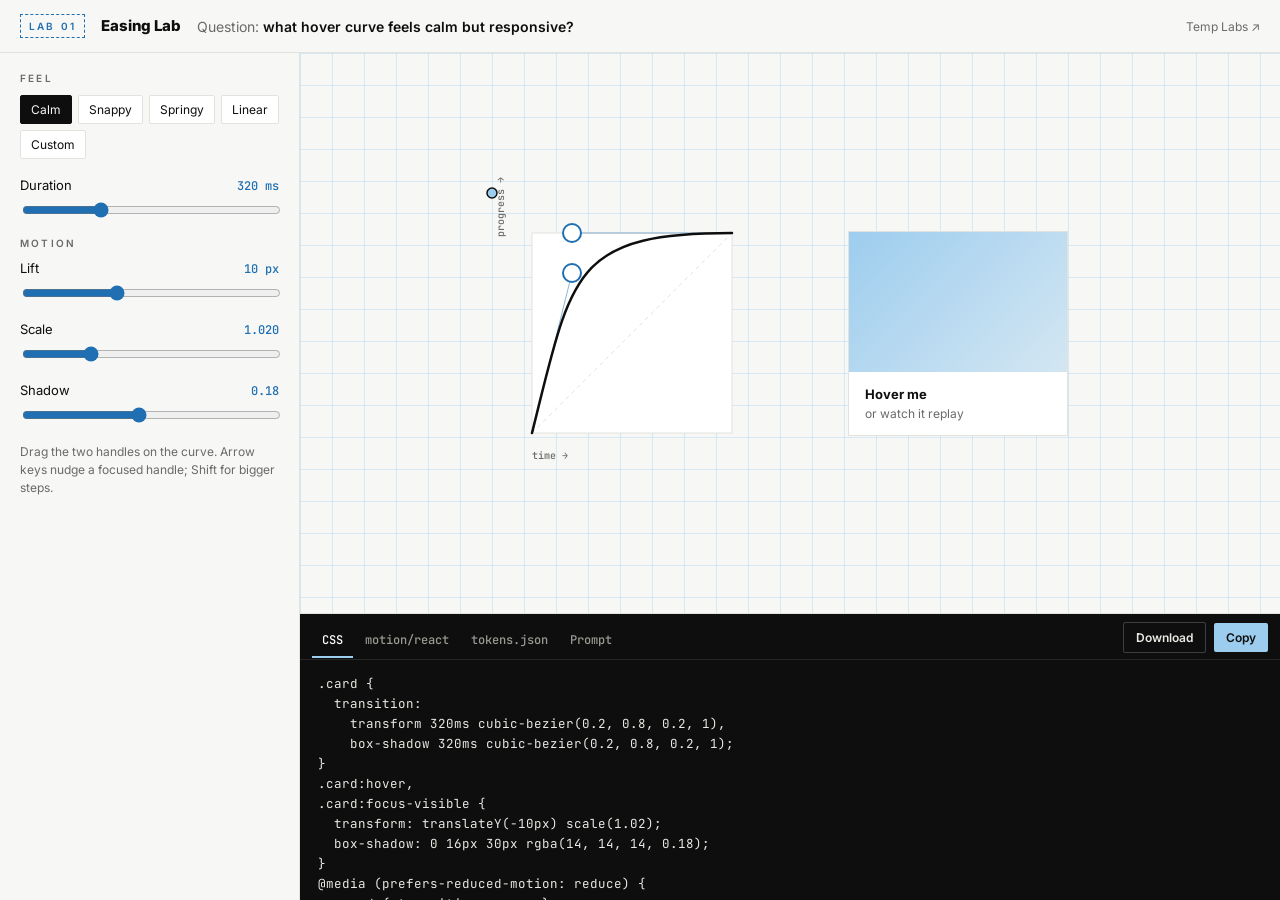
<file: demos/easing/index.html>
<!doctype html>
<html lang="en">
  <head>
    <meta charset="UTF-8" />
    <meta name="viewport" content="width=device-width, initial-scale=1.0" />
    <title>Easing Lab</title>
    <meta name="description" content="Temp lab: find a hover curve by feel, hand off exact CSS." />
    <script type="module" crossorigin src="../../assets/easing-n6Y3xMp6.js"></script>
    <link rel="modulepreload" crossorigin href="../../assets/modulepreload-polyfill-B5Qt9EMX.js">
    <link rel="modulepreload" crossorigin href="../../assets/lab-IwAoJHq5.js">
    <link rel="stylesheet" crossorigin href="../../assets/lab-JsAZziIN.css">
    <link rel="stylesheet" crossorigin href="../../assets/easing-PqIysR-8.css">
  </head>
  <body>
    <header class="lab-bar">
      <span class="tag">Lab 01</span>
      <h1>Easing Lab</h1>
      <span class="q">Question: <b>what hover curve feels calm but responsive?</b></span>
      <span class="spacer"></span>
      <a href="../../index.html" data-hide-embed>Temp Labs ↗</a>
    </header>
    <main class="lab">
      <aside class="params" id="params"></aside>
      <section class="preview grid-bg" id="preview"></section>
      <section class="output" id="output" aria-label="Output"></section>
    </main>
  </body>
</html>
</file>
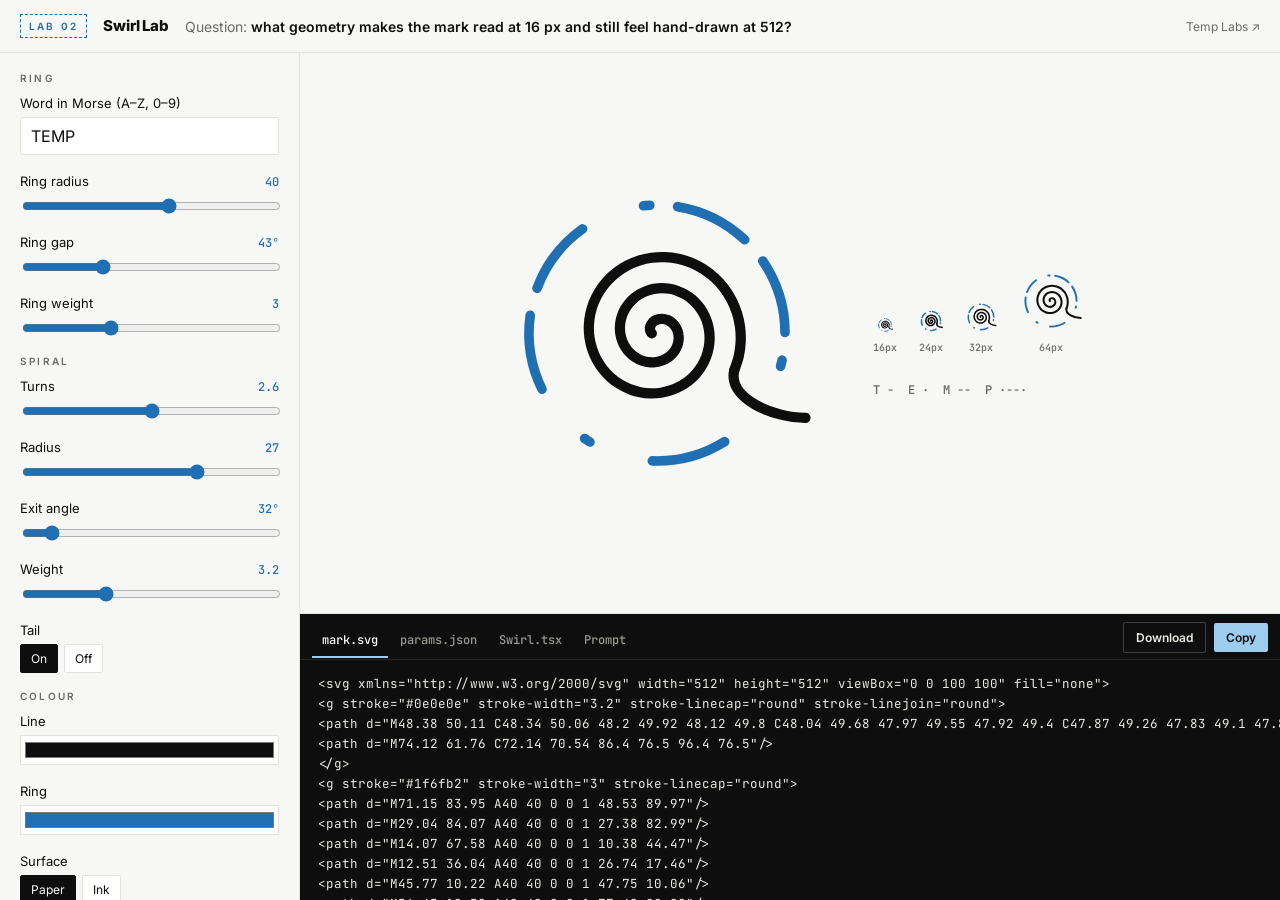
<file: demos/swirl/index.html>
<!doctype html>
<html lang="en">
  <head>
    <meta charset="UTF-8" />
    <meta name="viewport" content="width=device-width, initial-scale=1.0" />
    <title>Swirl Lab</title>
    <meta name="description" content="Temp lab: tune a brand mark's geometry, hand off a generator instead of a picture." />
    <script type="module" crossorigin src="../../assets/swirl-BSvv5tYw.js"></script>
    <link rel="modulepreload" crossorigin href="../../assets/modulepreload-polyfill-B5Qt9EMX.js">
    <link rel="modulepreload" crossorigin href="../../assets/lab-IwAoJHq5.js">
    <link rel="stylesheet" crossorigin href="../../assets/lab-JsAZziIN.css">
    <link rel="stylesheet" crossorigin href="../../assets/swirl-lcWw3FhC.css">
  </head>
  <body>
    <header class="lab-bar">
      <span class="tag">Lab 02</span>
      <h1>Swirl Lab</h1>
      <span class="q">Question: <b>what geometry makes the mark read at 16 px and still feel hand-drawn at 512?</b></span>
      <span class="spacer"></span>
      <a href="../../index.html" data-hide-embed>Temp Labs ↗</a>
    </header>
    <main class="lab">
      <aside class="params" id="params"></aside>
      <section class="preview" id="preview"></section>
      <section class="output" id="output" aria-label="Output"></section>
    </main>
  </body>
</html>
</file>
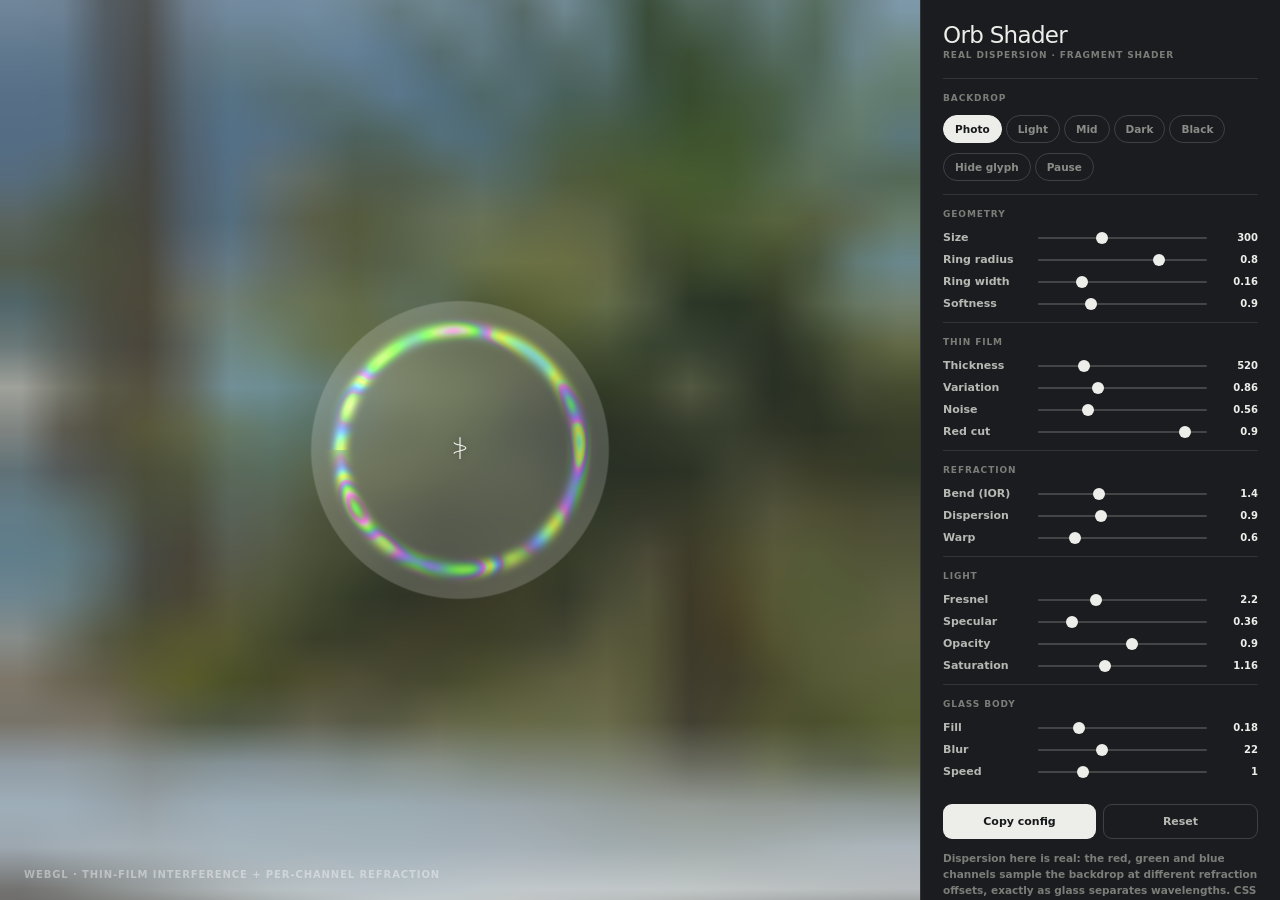
<file: case/orb/demo-0-shader-editor.html>
<!DOCTYPE html>
<html lang="en">
<head>
<meta charset="utf-8">
<meta name="viewport" content="width=device-width,initial-scale=1">
<title>Demo 0 — Early shader editor</title>
<link rel="stylesheet" href="https://api.fontshare.com/v2/css?f[]=switzer@100,200,600&display=swap">
<style>
:root{--font:'Switzer','Suisse Int\'l',-apple-system,BlinkMacSystemFont,'Inter',system-ui,sans-serif;}
*,*::before,*::after{box-sizing:border-box}
body{margin:0;font-family:var(--font);background:#141517;color:#EDEDEA;overflow:hidden;
  -webkit-font-smoothing:antialiased}
.app{display:grid;grid-template-columns:1fr 360px;height:100vh}
.stage{position:relative;overflow:hidden}
canvas{position:absolute;inset:0;width:100%;height:100%;display:block}
.glyph{position:absolute;left:50%;top:50%;transform:translate(-50%,-50%);z-index:5;pointer-events:none}
.glyph svg{width:28px;height:28px;fill:none;stroke:rgba(255,255,255,.92);stroke-width:1;
  stroke-linecap:round;stroke-linejoin:round;filter:drop-shadow(0 0 5px rgba(0,0,0,.35))}
body.no-glyph .glyph{display:none}
.hud{position:absolute;left:24px;bottom:20px;font-weight:600;font-size:10px;letter-spacing:.09em;
  text-transform:uppercase;color:rgba(255,255,255,.4);z-index:6}
.err{position:absolute;inset:0;display:grid;place-items:center;padding:40px;text-align:center;
  font-weight:600;font-size:13px;color:#E88;display:none}

.panel{background:#1B1C1F;border-left:.5px solid rgba(255,255,255,.10);overflow-y:auto;padding:22px 22px 60px}
.panel h1{margin:0 0 2px;font-weight:100;font-size:23px;letter-spacing:-.03em}
.panel .sub{margin:0 0 18px;font-weight:600;font-size:9px;letter-spacing:.1em;text-transform:uppercase;color:#7C7D79}
.grp{border-top:.5px solid rgba(255,255,255,.10);padding:14px 0 3px}
.grp h2{margin:0 0 12px;font-weight:600;font-size:9px;letter-spacing:.1em;text-transform:uppercase;color:#7C7D79}
.row{display:grid;grid-template-columns:84px 1fr 44px;gap:9px;align-items:center;margin-bottom:9px}
.row label{font-weight:600;font-size:11px;color:#B7B8B3}
.row output{font-weight:600;font-size:10px;color:#EDEDEA;text-align:right;font-variant-numeric:tabular-nums}
input[type=range]{-webkit-appearance:none;appearance:none;width:100%;height:2px;background:rgba(255,255,255,.18);
  border-radius:2px;outline:0}
input[type=range]::-webkit-slider-thumb{-webkit-appearance:none;width:12px;height:12px;border-radius:50%;
  background:#EDEDEA;cursor:pointer}
.segs{display:flex;flex-wrap:wrap;gap:4px;margin-bottom:10px}
.segs button{font-family:var(--font);font-weight:600;font-size:10.5px;padding:7px 11px;border-radius:99px;
  border:.5px solid rgba(255,255,255,.16);background:transparent;color:#8B8C88;cursor:pointer;transition:.14s}
.segs button.on{background:#EDEDEA;color:#17181A;border-color:#EDEDEA}
.acts{display:flex;gap:7px;margin-top:14px}
.acts button{flex:1;font-family:var(--font);font-weight:600;font-size:11px;padding:10px;border-radius:9px;
  border:0;background:#EDEDEA;color:#17181A;cursor:pointer}
.acts button.sec{background:transparent;color:#B7B8B3;border:.5px solid rgba(255,255,255,.16)}
.note{font-weight:600;font-size:10.5px;line-height:1.5;color:#7C7D79;margin:12px 0 0}
</style>
<style id="mobile">
@media (max-width:760px){
  html,body{overflow:visible;height:auto}
  .app{grid-template-columns:minmax(0,1fr);grid-template-rows:auto auto;height:auto;min-height:100dvh}
  .stage{position:sticky;top:0;z-index:5;height:46dvh;min-height:280px}
  .panel{border-left:0;border-top:.5px solid rgba(255,255,255,.10);overflow:visible;padding:18px 16px 56px}
  .row{grid-template-columns:78px minmax(0,1fr) 40px}
}
</style>
</head>
<body>
<div class="app">
  <div class="stage" id="stage">
    <canvas id="cv"></canvas>
    <div class="glyph"><svg viewBox="0 0 24 24"><path d="M12 3v18M7 7.5c0 2 10 2 10 4.5s-10 2.5-10 4.5"/></svg></div>
    <div class="hud">WebGL · thin-film interference + per-channel refraction</div>
    <div class="err" id="err">WebGL unavailable in this browser.</div>
  </div>

  <aside class="panel">
    <h1>Orb Shader</h1>
    <p class="sub">Real dispersion · fragment shader</p>

    <div class="grp"><h2>Backdrop</h2>
      <div class="segs" id="bg">
        <button data-v="0" class="on">Photo</button><button data-v="1">Light</button>
        <button data-v="2">Mid</button><button data-v="3">Dark</button><button data-v="4">Black</button>
      </div>
      <div class="segs" id="tog"><button data-k="no-glyph">Hide glyph</button><button data-k="paused">Pause</button></div>
    </div>

    <div class="grp"><h2>Geometry</h2>
      <div class="row"><label>Size</label><input type="range" id="size" min="100" max="640" step="4" value="300"><output></output></div>
      <div class="row"><label>Ring radius</label><input type="range" id="R" min=".3" max=".98" step=".005" value=".80"><output></output></div>
      <div class="row"><label>Ring width</label><input type="range" id="W" min=".02" max=".6" step=".005" value=".16"><output></output></div>
      <div class="row"><label>Softness</label><input type="range" id="soft" min="0" max="3" step=".02" value=".9"><output></output></div>
    </div>

    <div class="grp"><h2>Thin film</h2>
      <div class="row"><label>Thickness</label><input type="range" id="film" min="150" max="1600" step="5" value="520"><output></output></div>
      <div class="row"><label>Variation</label><input type="range" id="fvar" min="0" max="2.5" step=".02" value=".85"><output></output></div>
      <div class="row"><label>Noise</label><input type="range" id="noise" min="0" max="2" step=".02" value=".55"><output></output></div>
      <div class="row"><label>Red cut</label><input type="range" id="redcut" min="0" max="1" step=".02" value=".9"><output></output></div>
    </div>

    <div class="grp"><h2>Refraction</h2>
      <div class="row"><label>Bend (IOR)</label><input type="range" id="ior" min="0" max="4" step=".02" value="1.4"><output></output></div>
      <div class="row"><label>Dispersion</label><input type="range" id="disp" min="0" max="2.5" step=".02" value=".9"><output></output></div>
      <div class="row"><label>Warp</label><input type="range" id="warp" min="0" max="3" step=".02" value=".6"><output></output></div>
    </div>

    <div class="grp"><h2>Light</h2>
      <div class="row"><label>Fresnel</label><input type="range" id="fres" min=".3" max="6" step=".05" value="2.2"><output></output></div>
      <div class="row"><label>Specular</label><input type="range" id="spec" min="0" max="2" step=".02" value=".35"><output></output></div>
      <div class="row"><label>Opacity</label><input type="range" id="op" min="0" max="1.6" step=".02" value=".9"><output></output></div>
      <div class="row"><label>Saturation</label><input type="range" id="sat" min="0" max="3" step=".02" value="1.15"><output></output></div>
    </div>

    <div class="grp"><h2>Glass body</h2>
      <div class="row"><label>Fill</label><input type="range" id="gfill" min="0" max=".8" step=".01" value=".18"><output></output></div>
      <div class="row"><label>Blur</label><input type="range" id="gblur" min="0" max="60" step="1" value="22"><output></output></div>
      <div class="row"><label>Speed</label><input type="range" id="spd" min="0" max="4" step=".02" value="1"><output></output></div>
    </div>

    <div class="acts"><button id="copy">Copy config</button><button class="sec" id="reset">Reset</button></div>
    <p class="note">Dispersion here is real: the red, green and blue channels sample the backdrop at
    different refraction offsets, exactly as glass separates wavelengths. CSS cannot do this —
    it has no access to what is behind an element.</p>
  </aside>
</div>

<script>
const cv=document.getElementById('cv'), stage=document.getElementById('stage');
const gl=cv.getContext('webgl',{alpha:false,premultipliedAlpha:false,antialias:true});
if(!gl){document.getElementById('err').style.display='grid';}

const VS=`attribute vec2 a;varying vec2 vUv;void main(){vUv=a*0.5+0.5;gl_Position=vec4(a,0.,1.);}`;
const FS=`precision highp float;
varying vec2 vUv;
uniform vec2 uRes,uCenter,uCover,uOff;
uniform float uT,uR,uW,uSoft,uFilm,uFvar,uNoise,uRedCut,uIor,uDisp,uWarp,uFres,uSpec,uOp,uSat,
              uGFill,uGBlur,uRad,uUseTex;
uniform vec3 uFlat;
uniform sampler2D uTex;

float hash(vec2 p){return fract(sin(dot(p,vec2(41.3,289.1)))*43758.5453);}
float nse(vec2 p){vec2 i=floor(p),f=fract(p);f=f*f*(3.-2.*f);
  return mix(mix(hash(i),hash(i+vec2(1,0)),f.x),mix(hash(i+vec2(0,1)),hash(i+vec2(1,1)),f.x),f.y);}

vec3 bgAt(vec2 uv){
  if(uUseTex<0.5) return uFlat;
  return texture2D(uTex, uv*uCover+uOff).rgb;
}
vec3 bgBlur(vec2 uv,float rad){
  if(uUseTex<0.5) return uFlat;
  vec3 s=vec3(0.);float k=rad/uRes.x;
  for(int i=0;i<10;i++){
    float a=float(i)*2.399963;
    vec2 o=vec2(cos(a),sin(a))*k*sqrt(float(i)/10.0);
    s+=bgAt(uv+o);
  }
  return s/10.0;
}
/* thin-film interference — Airy-style two-beam approximation */
vec3 film(float d){
  vec3 lam=vec3(612.,545.,464.);
  return 0.5+0.5*cos(12.566370614*1.33*d/lam);
}
vec3 sat(vec3 c,float s){float l=dot(c,vec3(.2126,.7152,.0722));return mix(vec3(l),c,s);}

void main(){
  vec2 px=vUv*uRes;
  vec2 q=(px-uCenter)/uRad;         // -1..1 across the orb
  float r=length(q);
  float ang=atan(q.y,q.x);

  vec3 col=bgAt(vUv);

  /* glass body */
  float body=1.0-smoothstep(0.985,1.0,r);
  if(body>0.001){
    vec3 gb=bgBlur(vUv,uGBlur);
    col=mix(col, mix(gb,vec3(1.0),uGFill), body);
  }

  /* ring */
  float h=(r-uR)/max(uW,1e-4);                 // -1..1 across the band
  float band=1.0-smoothstep(0.0,1.0,abs(h));
  band=pow(max(band,0.0),1.0+uSoft*3.0);

  if(band>0.002){
    vec3 N=normalize(vec3(q/max(r,1e-4)*clamp(h,-1.,1.), sqrt(max(0.0,1.0-h*h))));
    float fres=pow(1.0-abs(N.z),uFres);
    float nz=nse(vec2(ang*2.6+uT*0.22, r*7.0-uT*0.14));

    float d=uFilm*(1.0+uFvar*(fres*1.4 + (nz-0.5)*uNoise*2.0 + sin(ang*3.0+uT*0.55)*0.3));
    vec3 irid=film(d);

    /* per-channel refraction of the real backdrop */
    vec2 dir=q/max(r,1e-4);
    vec2 off=dir*(uIor*clamp(h,-1.,1.)*0.045) + dir*uWarp*(nz-0.5)*0.03;
    vec3 bgr;
    bgr.r=bgAt(vUv+off*(1.0+uDisp*0.6)).r;
    bgr.g=bgAt(vUv+off).g;
    bgr.b=bgAt(vUv+off*(1.0-uDisp*0.6)).b;

    /* push the red band toward yellow-green */
    float ex=max(irid.r-max(irid.g,irid.b),0.0);
    irid.r-=ex*uRedCut; irid.g+=ex*uRedCut*0.9;

    vec3 ring=bgr*0.45 + irid*(0.5+fres*1.0);
    ring+=pow(fres,3.0)*uSpec;
    ring=sat(ring,uSat);

    col=mix(col, col+ring*0.9, clamp(band*uOp,0.0,1.0));
  }
  gl_FragColor=vec4(col,1.0);
}`;

let prog,U={},tex,T=0,last=performance.now();
if(gl){
  const sh=(t,s)=>{const o=gl.createShader(t);gl.shaderSource(o,s);gl.compileShader(o);
    if(!gl.getShaderParameter(o,gl.COMPILE_STATUS)){console.error(gl.getShaderInfoLog(o));}return o;};
  prog=gl.createProgram();
  gl.attachShader(prog,sh(gl.VERTEX_SHADER,VS));gl.attachShader(prog,sh(gl.FRAGMENT_SHADER,FS));
  gl.linkProgram(prog);gl.useProgram(prog);
  const buf=gl.createBuffer();gl.bindBuffer(gl.ARRAY_BUFFER,buf);
  gl.bufferData(gl.ARRAY_BUFFER,new Float32Array([-1,-1,3,-1,-1,3]),gl.STATIC_DRAW);
  const a=gl.getAttribLocation(prog,'a');gl.enableVertexAttribArray(a);gl.vertexAttribPointer(a,2,gl.FLOAT,false,0,0);
  'uRes uCenter uCover uOff uT uR uW uSoft uFilm uFvar uNoise uRedCut uIor uDisp uWarp uFres uSpec uOp uSat uGFill uGBlur uRad uUseTex uFlat uTex'
    .split(' ').forEach(n=>U[n]=gl.getUniformLocation(prog,n));

  tex=gl.createTexture();gl.bindTexture(gl.TEXTURE_2D,tex);
  gl.texImage2D(gl.TEXTURE_2D,0,gl.RGBA,1,1,0,gl.RGBA,gl.UNSIGNED_BYTE,new Uint8Array([128,128,128,255]));
  const im=new Image();
  im.onload=()=>{gl.bindTexture(gl.TEXTURE_2D,tex);
    gl.pixelStorei(gl.UNPACK_FLIP_Y_WEBGL,true);
    gl.texImage2D(gl.TEXTURE_2D,0,gl.RGBA,gl.RGBA,gl.UNSIGNED_BYTE,im);
    gl.texParameteri(gl.TEXTURE_2D,gl.TEXTURE_MIN_FILTER,gl.LINEAR);
    gl.texParameteri(gl.TEXTURE_2D,gl.TEXTURE_MAG_FILTER,gl.LINEAR);
    gl.texParameteri(gl.TEXTURE_2D,gl.TEXTURE_WRAP_S,gl.CLAMP_TO_EDGE);
    gl.texParameteri(gl.TEXTURE_2D,gl.TEXTURE_WRAP_T,gl.CLAMP_TO_EDGE);};
  im.src='[data-uri]';
}

/* controls */
const P={};
document.querySelectorAll('.row input[type=range]').forEach(el=>{
  const go=()=>{P[el.id]=+el.value;el.parentElement.querySelector('output').textContent=el.value;};
  el.oninput=go;go();});
let BG=0;
bg.onclick=e=>{if(!e.target.dataset.v)return;
  [...bg.children].forEach(b=>b.classList.toggle('on',b===e.target));BG=+e.target.dataset.v;};
tog.onclick=e=>{const k=e.target.dataset.k;if(!k)return;
  e.target.classList.toggle('on');document.body.classList.toggle(k);};
reset.onclick=()=>location.reload();
copy.onclick=()=>{const s=JSON.stringify(P,null,1);navigator.clipboard?.writeText(s);
  copy.textContent='Copied ✓';setTimeout(()=>copy.textContent='Copy config',1300);};

const FLAT=[[0,0,0],[.937,.937,.925],[.541,.549,.525],[.09,.094,.102],[0,0,0]];
function frame(now){
  const dt=(now-last)/1000;last=now;
  if(!document.body.classList.contains('paused'))T+=dt*P.spd;
  if(gl){
    const dpr=Math.min(devicePixelRatio||1,2), w=stage.clientWidth, h=stage.clientHeight;
    if(cv.width!==w*dpr||cv.height!==h*dpr){cv.width=w*dpr;cv.height=h*dpr;}
    gl.viewport(0,0,cv.width,cv.height);
    const RES=[cv.width,cv.height];
    // cover-fit the 22x42 source into the viewport
    const ta=22/42, ca=RES[0]/RES[1];
    let cov=[1,1],off=[0,0];
    if(ca>ta){cov=[1, ta/ca]; off=[0,(1-cov[1])/2];} else {cov=[ca/ta,1]; off=[(1-cov[0])/2,0];}
    gl.uniform2fv(U.uRes,RES);
    gl.uniform2fv(U.uCenter,[RES[0]/2,RES[1]/2]);
    gl.uniform2fv(U.uCover,cov); gl.uniform2fv(U.uOff,off);
    gl.uniform1f(U.uRad,P.size*dpr/2);
    gl.uniform1f(U.uT,T);
    ['R','W','soft','film','fvar','noise','redcut','ior','disp','warp','fres','spec','op','sat','gfill','gblur']
      .forEach((k,i)=>{});
    gl.uniform1f(U.uR,P.R);gl.uniform1f(U.uW,P.W);gl.uniform1f(U.uSoft,P.soft);
    gl.uniform1f(U.uFilm,P.film);gl.uniform1f(U.uFvar,P.fvar);gl.uniform1f(U.uNoise,P.noise);
    gl.uniform1f(U.uRedCut,P.redcut);gl.uniform1f(U.uIor,P.ior);gl.uniform1f(U.uDisp,P.disp);
    gl.uniform1f(U.uWarp,P.warp);gl.uniform1f(U.uFres,P.fres);gl.uniform1f(U.uSpec,P.spec);
    gl.uniform1f(U.uOp,P.op);gl.uniform1f(U.uSat,P.sat);
    gl.uniform1f(U.uGFill,P.gfill);gl.uniform1f(U.uGBlur,P.gblur*dpr);
    gl.uniform1f(U.uUseTex,BG===0?1:0);
    gl.uniform3fv(U.uFlat,FLAT[BG]);
    gl.activeTexture(gl.TEXTURE0);gl.bindTexture(gl.TEXTURE_2D,tex);gl.uniform1i(U.uTex,0);
    gl.drawArrays(gl.TRIANGLES,0,3);
  }
  requestAnimationFrame(frame);
}
requestAnimationFrame(frame);
</script>
</body>
</html>
</file>
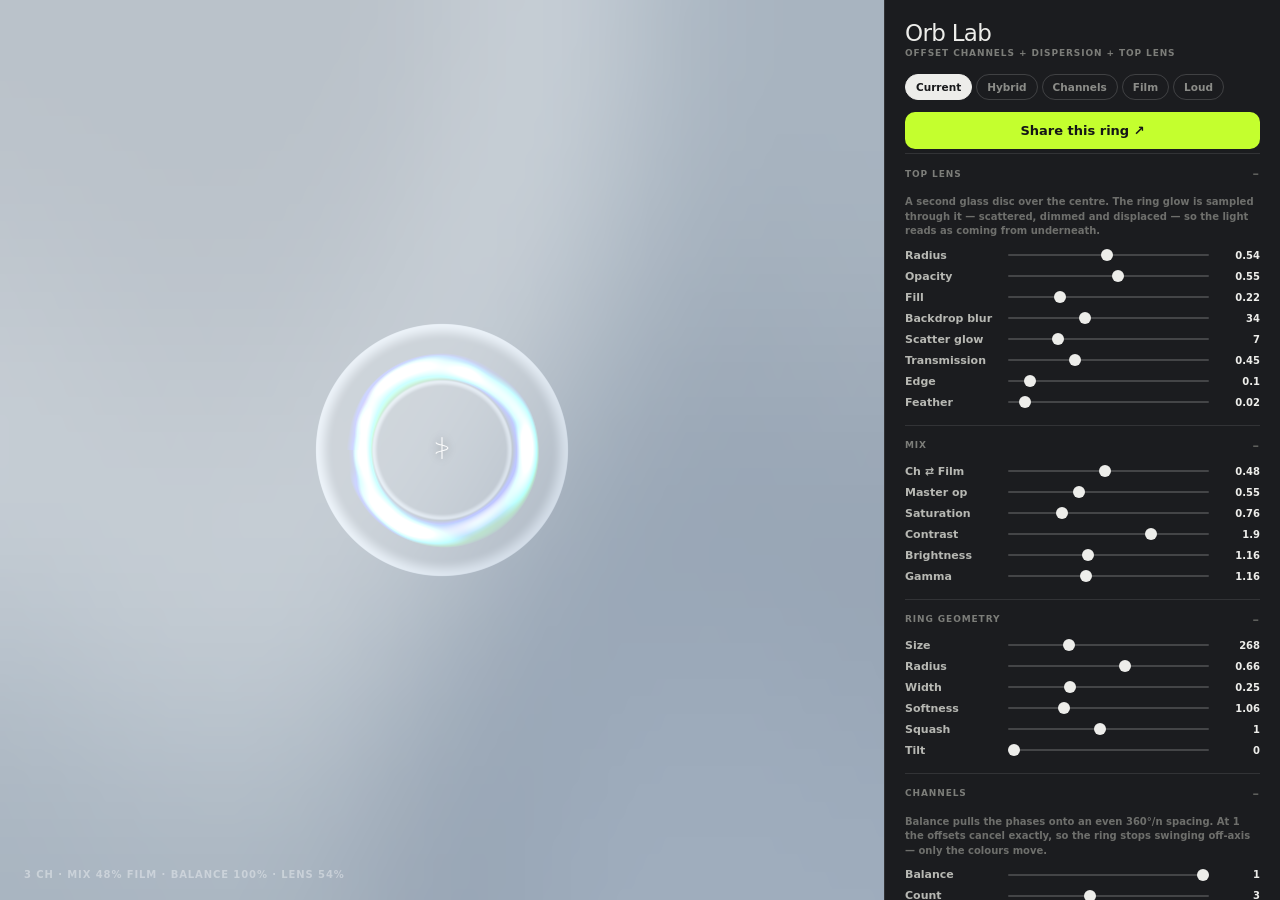
<file: case/orb/demo-1-lab.html>
<!DOCTYPE html>
<html lang="en">
<head>
<meta charset="utf-8"><meta name="viewport" content="width=device-width,initial-scale=1">
<title>Demo 1 — Orb Lab</title>
<link rel="stylesheet" href="https://api.fontshare.com/v2/css?f[]=switzer@100,200,600&display=swap">
<style>
:root{--font:'Switzer','Suisse Int\'l',-apple-system,BlinkMacSystemFont,'Inter',system-ui,sans-serif}
*,*::before,*::after{box-sizing:border-box}
body{margin:0;font-family:var(--font);background:#141517;color:#EDEDEA;overflow:hidden;-webkit-font-smoothing:antialiased}
.app{display:grid;grid-template-columns:1fr 396px;height:100vh}
.stage{position:relative;overflow:hidden}
canvas{position:absolute;inset:0;width:100%;height:100%;display:block}
.glyph{position:absolute;left:50%;top:50%;transform:translate(-50%,-50%);z-index:5;pointer-events:none}
.glyph svg{width:28px;height:28px;fill:none;stroke:rgba(255,255,255,.92);stroke-width:1;
  stroke-linecap:round;stroke-linejoin:round;filter:drop-shadow(0 0 5px rgba(0,0,0,.35))}
body.no-glyph .glyph{display:none}
.hud{position:absolute;left:24px;bottom:20px;font-weight:600;font-size:10px;letter-spacing:.09em;
  text-transform:uppercase;color:rgba(255,255,255,.38);z-index:6}
.err{position:absolute;inset:0;display:none;place-items:center;font-weight:600;font-size:13px;color:#E88}
.panel{background:#1B1C1F;border-left:.5px solid rgba(255,255,255,.10);overflow-y:auto;padding:20px 20px 70px}
.panel h1{margin:0 0 2px;font-weight:100;font-size:23px;letter-spacing:-.03em}
.panel .sub{margin:0 0 16px;font-weight:600;font-size:9px;letter-spacing:.1em;text-transform:uppercase;color:#7C7D79}
details{border-top:.5px solid rgba(255,255,255,.10)}
details[open]{padding-bottom:8px}
summary{list-style:none;cursor:pointer;padding:12px 0;font-weight:600;font-size:9px;letter-spacing:.1em;
  text-transform:uppercase;color:#7C7D79;display:flex;justify-content:space-between;align-items:center}
summary::-webkit-details-marker{display:none}
summary::after{content:'+';font-size:13px;color:#5E5F5C}
details[open] summary::after{content:'–'}
.row{display:grid;grid-template-columns:92px 1fr 44px;gap:9px;align-items:center;margin-bottom:8px}
.row label{font-weight:600;font-size:11px;color:#B7B8B3}
.row output{font-weight:600;font-size:10px;color:#EDEDEA;text-align:right;font-variant-numeric:tabular-nums}
input[type=range]{-webkit-appearance:none;appearance:none;width:100%;height:2px;background:rgba(255,255,255,.18);border-radius:2px;outline:0}
input[type=range]::-webkit-slider-thumb{-webkit-appearance:none;width:12px;height:12px;border-radius:50%;background:#EDEDEA;cursor:pointer}
input[type=color]{width:100%;height:24px;padding:0;border:0;background:transparent;cursor:pointer;border-radius:5px}
select{width:100%;font-family:var(--font);font-weight:600;font-size:11px;color:#EDEDEA;background:#26272B;
  border:.5px solid rgba(255,255,255,.14);border-radius:7px;padding:6px 8px;cursor:pointer}
.segs{display:flex;flex-wrap:wrap;gap:4px;margin-bottom:9px}
.segs button{font-family:var(--font);font-weight:600;font-size:10.5px;padding:6px 10px;border-radius:99px;
  border:.5px solid rgba(255,255,255,.16);background:transparent;color:#8B8C88;cursor:pointer;transition:.14s}
.segs button.on{background:#EDEDEA;color:#17181A;border-color:#EDEDEA}
.chan{border:.5px solid rgba(255,255,255,.11);border-radius:11px;padding:10px;margin-bottom:8px}
.chan .hd{display:flex;align-items:center;gap:8px;margin-bottom:9px}
.chan .dot{width:12px;height:12px;border-radius:50%}
.chan .hd b{font-weight:600;font-size:11px}
.chan .row{grid-template-columns:62px 1fr 40px;margin-bottom:6px}
.acts{display:flex;gap:6px;margin-top:14px}
.shared{display:block;margin:0 0 16px;padding:10px 12px;border-radius:10px;background:rgba(255,255,255,.07);color:#EDEDEA;font-size:12px;line-height:1.4;text-decoration:none}
.shared[hidden]{display:none}
.share-top{display:block;width:100%;margin:12px 0 4px;font-family:var(--font);font-weight:600;font-size:13px;padding:11px;border-radius:10px;border:0;background:#C4FF2E;color:#141517;cursor:pointer}
.acts button{flex:1;font-family:var(--font);font-weight:600;font-size:11px;padding:9px;border-radius:9px;
  border:0;background:#EDEDEA;color:#17181A;cursor:pointer}
.acts button.sec{background:transparent;color:#B7B8B3;border:.5px solid rgba(255,255,255,.16)}
textarea{width:100%;margin-top:9px;height:110px;background:#0E0F11;color:#9FD8B6;border:.5px solid rgba(255,255,255,.12);
  border-radius:9px;padding:9px;font-size:10px;font-family:ui-monospace,monospace;resize:vertical;display:none}
.hint{font-weight:600;font-size:10px;line-height:1.45;color:#6E6F6C;margin:2px 0 10px}
</style>
<style id="mobile">
@media (max-width:760px){
  html,body{overflow:visible;height:auto}
  .app{grid-template-columns:minmax(0,1fr);grid-template-rows:auto auto;height:auto;min-height:100dvh}
  .stage{position:sticky;top:0;z-index:5;height:46dvh;min-height:280px}
  .panel{border-left:0;border-top:.5px solid rgba(255,255,255,.10);overflow:visible;padding:18px 16px 56px}
  .row{grid-template-columns:78px minmax(0,1fr) 40px}
}
</style>
</head>
<body>
<div class="app">
 <div class="stage" id="stage"><canvas id="cv"></canvas>
   <div class="glyph"><svg viewBox="0 0 24 24"><path d="M12 3v18M7 7.5c0 2 10 2 10 4.5s-10 2.5-10 4.5"/></svg></div>
   <div class="hud" id="hud"></div><div class="err" id="err">WebGL unavailable.</div></div>

 <aside class="panel">
  <a class="shared" id="shared" hidden href="../../index.html">Someone shared this ring with you · Read the essay “Temp Labs” ↗</a>
  <h1>Orb Lab</h1><p class="sub">Offset channels + dispersion + top lens</p>
  <div class="segs" id="preset">
    <button data-p="current" class="on">Current</button><button data-p="hybrid">Hybrid</button>
    <button data-p="channels">Channels</button><button data-p="film">Film</button><button data-p="loud">Loud</button>
  </div>
  <button id="share" class="share-top">Share this ring ↗</button>

  <details open><summary>Top lens</summary>
   <p class="hint">A second glass disc over the centre. The ring glow is sampled through it — scattered, dimmed and displaced — so the light reads as coming from underneath.</p>
   <div class="row"><label>Radius</label><input type="range" id="lensR" min="0" max="1.1" step=".005" value=".54"><output></output></div>
   <div class="row"><label>Opacity</label><input type="range" id="lensOp" min="0" max="1" step=".01" value=".55"><output></output></div>
   <div class="row"><label>Fill</label><input type="range" id="lensFill" min="0" max=".9" step=".01" value=".22"><output></output></div>
   <div class="row"><label>Backdrop blur</label><input type="range" id="lensBg" min="0" max="90" step="1" value="34"><output></output></div>
   <div class="row"><label>Scatter glow</label><input type="range" id="lensScat" min="0" max="30" step=".5" value="7"><output></output></div>
   <div class="row"><label>Transmission</label><input type="range" id="lensTr" min="0" max="1.4" step=".01" value=".45"><output></output></div>
   <div class="row"><label>Edge</label><input type="range" id="lensEdge" min="0" max="1.2" step=".02" value=".1"><output></output></div>
   <div class="row"><label>Feather</label><input type="range" id="lensFe" min=".002" max=".3" step=".002" value=".02"><output></output></div>
  </details>

  <details open><summary>Mix</summary>
   <div class="row"><label>Ch ⇄ Film</label><input type="range" id="mix" min="0" max="1" step=".01" value=".48"><output></output></div>
   <div class="row"><label>Master op</label><input type="range" id="mop" min="0" max="1.6" step=".01" value=".55"><output></output></div>
   <div class="row"><label>Saturation</label><input type="range" id="sat" min="0" max="3" step=".02" value=".76"><output></output></div>
   <div class="row"><label>Contrast</label><input type="range" id="con" min=".3" max="2.5" step=".02" value="1.9"><output></output></div>
   <div class="row"><label>Brightness</label><input type="range" id="bri" min=".3" max="2.5" step=".02" value="1.16"><output></output></div>
   <div class="row"><label>Gamma</label><input type="range" id="gam" min=".4" max="2.4" step=".02" value="1.16"><output></output></div>
  </details>

  <details open><summary>Ring geometry</summary>
   <div class="row"><label>Size</label><input type="range" id="size" min="100" max="680" step="4" value="268"><output></output></div>
   <div class="row"><label>Radius</label><input type="range" id="R" min=".2" max=".98" step=".005" value=".66"><output></output></div>
   <div class="row"><label>Width</label><input type="range" id="W" min=".02" max=".8" step=".005" value=".25"><output></output></div>
   <div class="row"><label>Softness</label><input type="range" id="soft" min="0" max="4" step=".02" value="1.06"><output></output></div>
   <div class="row"><label>Squash</label><input type="range" id="sq" min=".5" max="1.6" step=".01" value="1"><output></output></div>
   <div class="row"><label>Tilt</label><input type="range" id="tilt" min="0" max="360" step="1" value="0"><output></output></div>
  </details>

  <details open><summary>Channels</summary>
   <p class="hint"><b>Balance</b> pulls the phases onto an even 360°/n spacing. At 1 the offsets cancel exactly, so the ring stops swinging off-axis — only the colours move.</p>
   <div class="row"><label>Balance</label><input type="range" id="bal" min="0" max="1" step=".01" value="1"><output></output></div>
   <div class="row"><label>Count</label><input type="range" id="cnt" min="1" max="6" step="1" value="3"><output></output></div>
   <div class="row"><label>Path</label><select id="cpath">
     <option value="0">orbit</option><option value="1">figure-8</option><option value="2">linear</option>
     <option value="3">still — colour only</option><option value="4">counter-rotate</option></select><output>—</output></div>
   <div class="row"><label>Blend</label><select id="cblend">
     <option value="0">add</option><option value="1">screen</option><option value="2" selected>colour-dodge</option>
     <option value="3">lighten</option><option value="4">difference</option></select><output>—</output></div>
   <div class="row"><label>Spread all</label><input type="range" id="spread" min="0" max="40" step=".5" value="9.5"><output></output></div>
   <div class="row"><label>Soften all</label><input type="range" id="csoft" min="0" max="3" step=".02" value=".54"><output></output></div>
   <div class="segs" id="pal">
     <button data-p="cool" class="on">Cool</button><button data-p="mint">Mint</button>
     <button data-p="violet">Violet</button><button data-p="wide">Wide</button><button data-p="mono">Mono</button></div>
   <div id="chans"></div>
  </details>

  <details open><summary>Thin film + refraction</summary>
   <div class="row"><label>Thickness</label><input type="range" id="film" min="120" max="2000" step="5" value="120"><output></output></div>
   <div class="row"><label>Variation</label><input type="range" id="fvar" min="0" max="3" step=".02" value=".8"><output></output></div>
   <div class="row"><label>Noise</label><input type="range" id="noise" min="0" max="3" step=".02" value=".42"><output></output></div>
   <div class="row"><label>Bands</label><input type="range" id="bands" min="1" max="9" step=".1" value="3.5"><output></output></div>
   <div class="row"><label>Red cut</label><input type="range" id="redcut" min="0" max="1" step=".02" value=".9"><output></output></div>
   <div class="row"><label>Bend (IOR)</label><input type="range" id="ior" min="0" max="5" step=".02" value=".98"><output></output></div>
   <div class="row"><label>Dispersion</label><input type="range" id="disp" min="0" max="3" step=".02" value="1.1"><output></output></div>
   <div class="row"><label>Warp</label><input type="range" id="warp" min="0" max="4" step=".02" value=".86"><output></output></div>
   <div class="row"><label>Fresnel</label><input type="range" id="fres" min=".2" max="7" step=".05" value="1"><output></output></div>
   <div class="row"><label>Specular</label><input type="range" id="spec" min="0" max="2.5" step=".02" value="0"><output></output></div>
  </details>

  <details open><summary>Base glass</summary>
   <div class="row"><label>Fill</label><input type="range" id="gfill" min="0" max=".9" step=".01" value=".16"><output></output></div>
   <div class="row"><label>Blur</label><input type="range" id="gblur" min="0" max="90" step="1" value="49"><output></output></div>
   <div class="row"><label>Edge light</label><input type="range" id="gedge" min="0" max="1.5" step=".02" value=".12"><output></output></div>
   <div class="row"><label>Inner shade</label><input type="range" id="gshade" min="0" max=".8" step=".01" value="0"><output></output></div>
  </details>

  <details open><summary>Motion</summary>
   <div class="row"><label>Speed</label><input type="range" id="spd" min="0" max="4" step=".02" value=".34"><output></output></div>
   <div class="row"><label>Breathe</label><input type="range" id="brt" min="0" max=".3" step=".005" value=".055"><output></output></div>
   <div class="row"><label>Drift</label><input type="range" id="drift" min="0" max="2" step=".02" value="0"><output></output></div>
  </details>

  <details><summary>Backdrop</summary>
   <div class="segs" id="bg"><button data-v="0" class="on">Photo</button><button data-v="1">Light</button>
     <button data-v="2">Mid</button><button data-v="3">Dark</button><button data-v="4">Black</button>
     <button data-v="5">Custom</button></div>
   <div class="row"><label>Custom</label><input type="color" id="bgc" value="#556070"><output>—</output></div>
   <div class="segs" id="tog"><button data-k="no-glyph">Hide glyph</button><button data-k="paused">Pause</button></div>
  </details>

  <div class="acts"><button id="copy">Export JSON</button><button class="sec" id="paste">Import</button>
    <button class="sec" id="reset">Reset</button></div>
  <p class="hint" style="margin-top:14px">Live config — edit and it applies instantly.
  Paste this whole object into <code>ORB_CONFIG</code> in prototype.html.</p>
  <textarea id="io" spellcheck="false" style="display:block;height:250px"></textarea>
 </aside>
</div>

<script>
const cv=document.getElementById('cv'),stage=document.getElementById('stage');
const gl=cv.getContext('webgl',{alpha:false,antialias:true});
if(!gl)document.getElementById('err').style.display='grid';
const VS='attribute vec2 a;varying vec2 vUv;void main(){vUv=a*0.5+0.5;gl_Position=vec4(a,0.,1.);}';
const FS=`precision highp float;
varying vec2 vUv;
uniform vec2 uRes,uCenter,uCover,uOff;
uniform float uT,uRad,uR,uW,uSoft,uSq,uTilt,uMix,uMop,uSat,uCon,uBri,uGam,
  uCount,uCBlend,uCSoft,uFilm,uFvar,uNoise,uBands,uRedCut,uIor,uDisp,uWarp,uFres,uSpec,
  uGFill,uGBlur,uGEdge,uGShade,uUseTex,uBreath,
  uLensR,uLensOp,uLensFill,uLensBg,uLensScat,uLensTr,uLensEdge,uLensFe;
uniform vec3 uFlat,uCol[6];
uniform vec4 uCh[6];
uniform sampler2D uTex;

float hash(vec2 p){return fract(sin(dot(p,vec2(41.3,289.1)))*43758.5453);}
float nse(vec2 p){vec2 i=floor(p),f=fract(p);f=f*f*(3.-2.*f);
  return mix(mix(hash(i),hash(i+vec2(1,0)),f.x),mix(hash(i+vec2(0,1)),hash(i+vec2(1,1)),f.x),f.y);}
vec3 bgAt(vec2 uv){return uUseTex<0.5?uFlat:texture2D(uTex,uv*uCover+uOff).rgb;}
vec3 bgBlur(vec2 uv,float rad){
  if(uUseTex<0.5)return uFlat;
  vec3 s=vec3(0.);float k=rad/uRes.x;
  for(int i=0;i<12;i++){float a=float(i)*2.399963;
    s+=bgAt(uv+vec2(cos(a),sin(a))*k*sqrt(float(i+1)/12.0));}
  return s/12.0;}
vec3 filmc(float d){vec3 lam=vec3(612.,545.,464.);
  return 0.5+0.5*cos(12.566370614*1.33*d*uBands/lam/3.0);}
vec3 sat3(vec3 c,float s){float l=dot(c,vec3(.2126,.7152,.0722));return mix(vec3(l),c,s);}
float annulus(vec2 p,float soft){
  float h=(length(p)-uR)/max(uW,1e-4);
  return pow(max(1.0-smoothstep(0.0,1.0,abs(h)),0.0),1.0+soft*3.0);}

/* the whole light contribution at a point — sampled repeatedly under the lens */
vec3 glow(vec2 q,vec2 uv){
  float r=length(q),ang=atan(q.y,q.x);
  vec3 chs=vec3(0.0);
  for(int i=0;i<6;i++){
    if(float(i)>=uCount) break;
    vec4 c=uCh[i];
    vec2 o=vec2(cos(c.w),sin(c.w))*c.z*0.01;
    vec3 v=uCol[i]*annulus(q-o,uSoft+c.y*uCSoft)*c.x;
    if(uCBlend<0.5)      chs+=v;
    else if(uCBlend<1.5) chs=1.0-(1.0-chs)*(1.0-v);
    else if(uCBlend<2.5) chs=min(vec3(4.0),chs+v*(0.6+chs*1.6));
    else if(uCBlend<3.5) chs=max(chs,v);
    else                 chs=abs(chs-v);
  }
  vec3 flm=vec3(0.0);
  float band=annulus(q,uSoft);
  if(band>0.002){
    float h=(r-uR)/max(uW,1e-4);
    vec3 N=normalize(vec3(q/max(r,1e-4)*clamp(h,-1.,1.),sqrt(max(0.0,1.0-h*h))));
    float fres=pow(1.0-abs(N.z),uFres);
    float nz=nse(vec2(ang*2.6+uT*0.22,r*7.0-uT*0.14));
    float d=uFilm*(1.0+uFvar*(fres*1.4+(nz-0.5)*uNoise*2.0+sin(ang*3.0+uT*0.55)*0.3));
    vec3 irid=filmc(d);
    vec2 dir=q/max(r,1e-4);
    vec2 off=dir*(uIor*clamp(h,-1.,1.)*0.045)+dir*uWarp*(nz-0.5)*0.03;
    vec3 bgr;
    bgr.r=bgAt(uv+off*(1.0+uDisp*0.6)).r;
    bgr.g=bgAt(uv+off).g;
    bgr.b=bgAt(uv+off*(1.0-uDisp*0.6)).b;
    float ex=max(irid.r-max(irid.g,irid.b),0.0);
    irid.r-=ex*uRedCut; irid.g+=ex*uRedCut*0.9;
    flm=(bgr*0.45+irid*(0.5+fres*1.0)+pow(fres,3.0)*uSpec)*band;
  }
  vec3 fx=mix(chs,flm,uMix);
  fx=sat3(fx,uSat);
  fx=(fx-0.5)*uCon+0.5;
  fx*=uBri;
  return pow(max(fx,0.0),vec3(1.0/uGam));
}

void main(){
  vec2 px=vUv*uRes;
  vec2 q=(px-uCenter)/uRad;
  float ca=cos(uTilt),sa=sin(uTilt);
  q=vec2(q.x*ca-q.y*sa,q.x*sa+q.y*ca);
  q.y/=uSq; q/=uBreath;
  float r=length(q);

  vec3 col=bgAt(vUv);

  /* base glass body */
  float body=1.0-smoothstep(0.985,1.0,r);
  if(body>0.001){
    vec3 g=mix(bgBlur(vUv,uGBlur),vec3(1.0),uGFill);
    g*=1.0-uGShade*smoothstep(0.0,1.0,r);
    col=mix(col,g,body);
    col+=uGEdge*smoothstep(0.86,1.0,r)*(1.0-smoothstep(0.99,1.0,r));
  }

  /* how much of this pixel is under the top lens */
  float lens=1.0-smoothstep(uLensR-uLensFe,uLensR+uLensFe,r);

  vec3 lit=glow(q,vUv);
  if(lens>0.002 && uLensScat>0.0){
    vec3 acc=vec3(0.0);
    for(int i=0;i<8;i++){
      float a=float(i)*2.399963;
      vec2 o=vec2(cos(a),sin(a))*uLensScat*0.004*sqrt(float(i+1)/8.0);
      acc+=glow(q+o,vUv+o*0.06);
    }
    lit=mix(lit, acc/8.0*uLensTr, lens);
  } else if(lens>0.002){
    lit=mix(lit, lit*uLensTr, lens);
  }
  col+=lit*uMop;

  /* the lens itself, painted over the light it is covering */
  if(lens>0.002){
    vec3 lensCol=mix(bgBlur(vUv,uLensBg),vec3(1.0),uLensFill);
    col=mix(col, mix(col,lensCol,uLensOp), lens);
    col+=uLensEdge*smoothstep(uLensR-uLensFe*2.0,uLensR,r)*(1.0-smoothstep(uLensR,uLensR+uLensFe,r));
  }
  gl_FragColor=vec4(clamp(col,0.0,1.0),1.0);
}`;

const PAL={cool:['#3FCF6A','#79C0EC','#612CC3','#5EE0C4','#7C8FF0','#B78BEA'],
  mint:['#8FF2B4','#5FE9D2','#4FD2F0','#79E8A8','#3FC9C0','#A8F0D0'],
  violet:['#7E6BEE','#A97BE8','#5F8CF2','#C08BF0','#6E5BD8','#8F9CF5'],
  wide:['#C9F27A','#4FE0B0','#4FC0F0','#8090F5','#B47BEE','#E0D060'],
  mono:['#DFE4DA','#B9C4B6','#94A296','#CDD6C8','#A6B3A4','#7F8C80']};
const hex=h=>[parseInt(h.substr(1,2),16)/255,parseInt(h.substr(3,2),16)/255,parseInt(h.substr(5,2),16)/255];
let P={},CH=[{col:'#3FCF6A',op:1.02,soft:.4,amp:9.5,ph:0},
             {col:'#79C0EC',op:.66,soft:.4,amp:9.5,ph:120},
             {col:'#612CC3',op:.85,soft:.86,amp:15,ph:240}];
let curPal='cool',BG=0,T=0,last=performance.now();

function rebuildChans(){
  const n=P.cnt|0;
  while(CH.length<n)CH.push({col:PAL[curPal][CH.length],op:.85,soft:.4,amp:P.spread||6,ph:CH.length*360/n});
  CH.length=n;
  document.getElementById('chans').innerHTML=CH.map((c,i)=>`
   <div class="chan"><div class="hd"><span class="dot" style="background:${c.col}"></span><b>Ch ${i+1}</b></div>
    <div class="row"><label>Colour</label><input type="color" data-i="${i}" data-k="col" value="${c.col}"><output>—</output></div>
    <div class="row"><label>Opacity</label><input type="range" data-i="${i}" data-k="op" min="0" max="1.5" step=".01" value="${c.op}"><output>${c.op}</output></div>
    <div class="row"><label>Soften</label><input type="range" data-i="${i}" data-k="soft" min="0" max="3" step=".02" value="${c.soft}"><output>${c.soft}</output></div>
    <div class="row"><label>Offset</label><input type="range" data-i="${i}" data-k="amp" min="0" max="60" step=".5" value="${c.amp}"><output>${c.amp}</output></div>
    <div class="row"><label>Phase</label><input type="range" data-i="${i}" data-k="ph" min="0" max="360" step="1" value="${c.ph}"><output>${c.ph}</output></div>
   </div>`).join('');
}
document.getElementById('chans').addEventListener('input',e=>{
  const i=+e.target.dataset.i,k=e.target.dataset.k;if(isNaN(i))return;
  CH[i][k]=k==='col'?e.target.value:+e.target.value;
  if(k==='col')e.target.closest('.chan').querySelector('.dot').style.background=CH[i].col;
  else e.target.parentElement.querySelector('output').textContent=CH[i][k];});

document.querySelectorAll('.row input[type=range]').forEach(el=>{
  if(el.dataset.i!==undefined)return;
  const go=()=>{P[el.id]=+el.value;el.parentElement.querySelector('output').textContent=el.value;
    if(el.id==='cnt')rebuildChans();
    if(el.id==='spread')CH.forEach(c=>c.amp=+el.value);
    hud.textContent=`${P.cnt} ch · mix ${(P.mix*100)|0}% film · balance ${(P.bal*100)|0}% · lens ${(P.lensR*100)|0}%`;};
  el.oninput=go;go();});
['cblend','cpath'].forEach(id=>{const el=document.getElementById(id);
  el.onchange=()=>P[id]=+el.value;P[id]=+el.value;});
bg.onclick=e=>{if(!e.target.dataset.v)return;
  [...bg.children].forEach(b=>b.classList.toggle('on',b===e.target));BG=+e.target.dataset.v;};
bgc.oninput=()=>{BG=5;[...bg.children].forEach(b=>b.classList.toggle('on',b.dataset.v==='5'));};
tog.onclick=e=>{const k=e.target.dataset.k;if(!k)return;
  e.target.classList.toggle('on');document.body.classList.toggle(k);};
pal.onclick=e=>{if(!e.target.dataset.p)return;
  [...pal.children].forEach(b=>b.classList.toggle('on',b===e.target));
  curPal=e.target.dataset.p;CH.forEach((c,i)=>c.col=PAL[curPal][i]);rebuildChans();};
const PRESETS={
 current:{mix:.48,mop:.55,sat:.76,con:1.9,bri:1.16,gam:1.16,size:268,R:.66,W:.25,soft:1.06,cnt:3,
   spread:9.5,csoft:.54,film:120,fvar:.8,noise:.42,bands:3.5,ior:.98,disp:1.1,warp:.86,fres:1,spec:0,
   gfill:.16,gblur:49,gedge:.12,spd:.34,brt:.055,drift:0,bal:1,lensR:.54,lensOp:.55,lensFill:.22,
   lensBg:34,lensScat:7,lensTr:.45,lensEdge:.1,lensFe:.02},
 hybrid:{mix:.5,mop:1,sat:1.2,R:.76,W:.2,soft:1.1,cnt:4,spread:4,csoft:1,film:520,fvar:.85,disp:.9,
   ior:1.4,gfill:.18,gblur:26,spec:.35,bal:1,lensR:.5,lensOp:.5,lensTr:.5},
 channels:{mix:0,mop:1.15,sat:1.6,R:.73,W:.19,soft:1.4,cnt:4,spread:5,csoft:1.4,gfill:.41,gblur:32,bal:1},
 film:{mix:1,mop:1,sat:1.25,R:.8,W:.16,soft:.9,film:620,fvar:1.1,disp:1.5,ior:2.1,warp:1.1,spec:.5,
   gfill:.14,gblur:22,lensR:.42},
 loud:{mix:.45,mop:1.5,sat:2.4,con:1.3,bri:1.2,R:.7,W:.34,soft:.4,cnt:6,spread:14,csoft:.3,film:900,
   fvar:1.8,disp:2.2,ior:3,warp:2,spec:1.2,lensR:.46,lensOp:.7,lensScat:16}};
preset.onclick=e=>{const p=e.target.dataset.p;if(!p)return;
  [...preset.children].forEach(b=>b.classList.toggle('on',b===e.target));
  Object.entries(PRESETS[p]).forEach(([k,v])=>{const el=document.getElementById(k);
    if(el){el.value=v;el.dispatchEvent(new Event('input'));}});};
function syncIO(){if(document.activeElement!==io) io.value=JSON.stringify({P,CH,pal:curPal,BG},null,1);}
io.addEventListener('input',()=>{try{const d=JSON.parse(io.value);
  if(d.CH)CH=d.CH;
  Object.entries(d.P||{}).forEach(([k,v])=>{const el=document.getElementById(k);
    if(el&&+el.value!==v){el.value=v;P[k]=+v;
      const o=el.parentElement.querySelector('output');if(o)o.textContent=v;}});
  if(d.CH)rebuildChans();io.style.outline='none';}catch(e){io.style.outline='1px solid #C05';}});
setInterval(syncIO,300);
copy.onclick=()=>{io.style.display='block';io.value=JSON.stringify({P,CH,pal:curPal,BG},null,1);
  navigator.clipboard?.writeText(io.value);copy.textContent='Copied ✓';
  setTimeout(()=>copy.textContent='Export JSON',1300);};
paste.onclick=()=>{io.style.display='block';
  try{const d=JSON.parse(io.value);CH=d.CH||CH;
    Object.entries(d.P).forEach(([k,v])=>{const el=document.getElementById(k);
      if(el){el.value=v;el.dispatchEvent(new Event('input'));}});rebuildChans();}
  catch(e){io.value='invalid JSON';}};
reset.onclick=()=>location.reload();

// share: the current ring packed into the link
async function packCfg(o){const st=new Blob([JSON.stringify(o)]).stream().pipeThrough(new CompressionStream('deflate-raw'));
  const b=new Uint8Array(await new Response(st).arrayBuffer());let t='';b.forEach(x=>t+=String.fromCharCode(x));
  return btoa(t).replace(/\+/g,'-').replace(/\//g,'_').replace(/=+$/,'');}
async function unpackCfg(t){const b=Uint8Array.from(atob(t.replace(/-/g,'+').replace(/_/g,'/')),c=>c.charCodeAt(0));
  const st=new Blob([b]).stream().pipeThrough(new DecompressionStream('deflate-raw'));return JSON.parse(await new Response(st).text());}
share.onclick=async()=>{const url=location.href.split('#')[0]+'#c='+await packCfg({P,CH,BG});
  if(navigator.share&&matchMedia('(pointer:coarse)').matches){try{await navigator.share({title:'Orb Lab',url});return;}catch(e){}}
  try{await navigator.clipboard.writeText(url);share.textContent='Link copied ✓';}
  catch(e){io.style.display='block';io.value=url;io.select();share.textContent='Copy the link below';}
  setTimeout(()=>share.textContent='Share this ring ↗',1600);};
if(location.hash.startsWith('#c=')){unpackCfg(location.hash.slice(3)).then(d=>{
  if(d.CH)CH=d.CH;
  Object.entries(d.P||{}).forEach(([k,v])=>{const el=document.getElementById(k);
    if(el){el.value=v;el.dispatchEvent(new Event('input'));}});
  rebuildChans();
  const b=[...bg.children].find(x=>+x.dataset.v===d.BG);if(b&&d.BG!==5)b.click();
  [...preset.children].forEach(x=>x.classList.remove('on'));
  document.getElementById('shared').hidden=false;}).catch(()=>{});}


let U={},tex;
if(gl){
  const sh=(t,s)=>{const o=gl.createShader(t);gl.shaderSource(o,s);gl.compileShader(o);
    if(!gl.getShaderParameter(o,gl.COMPILE_STATUS))console.error(gl.getShaderInfoLog(o));return o;};
  const pr=gl.createProgram();
  gl.attachShader(pr,sh(gl.VERTEX_SHADER,VS));gl.attachShader(pr,sh(gl.FRAGMENT_SHADER,FS));
  gl.linkProgram(pr);gl.useProgram(pr);
  const b=gl.createBuffer();gl.bindBuffer(gl.ARRAY_BUFFER,b);
  gl.bufferData(gl.ARRAY_BUFFER,new Float32Array([-1,-1,3,-1,-1,3]),gl.STATIC_DRAW);
  const a=gl.getAttribLocation(pr,'a');gl.enableVertexAttribArray(a);gl.vertexAttribPointer(a,2,gl.FLOAT,false,0,0);
  ('uRes uCenter uCover uOff uT uRad uR uW uSoft uSq uTilt uMix uMop uSat uCon uBri uGam uCount uCBlend uCSoft '+
   'uFilm uFvar uNoise uBands uRedCut uIor uDisp uWarp uFres uSpec uGFill uGBlur uGEdge uGShade uUseTex uBreath '+
   'uLensR uLensOp uLensFill uLensBg uLensScat uLensTr uLensEdge uLensFe uFlat uTex').split(' ')
   .forEach(n=>U[n]=gl.getUniformLocation(pr,n));
  U.uCol=gl.getUniformLocation(pr,'uCol[0]');U.uCh=gl.getUniformLocation(pr,'uCh[0]');
  tex=gl.createTexture();gl.bindTexture(gl.TEXTURE_2D,tex);
  gl.texImage2D(gl.TEXTURE_2D,0,gl.RGBA,1,1,0,gl.RGBA,gl.UNSIGNED_BYTE,new Uint8Array([128,128,128,255]));
  const im=new Image();
  im.onload=()=>{gl.bindTexture(gl.TEXTURE_2D,tex);gl.pixelStorei(gl.UNPACK_FLIP_Y_WEBGL,true);
    gl.texImage2D(gl.TEXTURE_2D,0,gl.RGBA,gl.RGBA,gl.UNSIGNED_BYTE,im);
    gl.texParameteri(gl.TEXTURE_2D,gl.TEXTURE_MIN_FILTER,gl.LINEAR);
    gl.texParameteri(gl.TEXTURE_2D,gl.TEXTURE_MAG_FILTER,gl.LINEAR);
    gl.texParameteri(gl.TEXTURE_2D,gl.TEXTURE_WRAP_S,gl.CLAMP_TO_EDGE);
    gl.texParameteri(gl.TEXTURE_2D,gl.TEXTURE_WRAP_T,gl.CLAMP_TO_EDGE);};
  im.src='[data-uri]';
}
const FLAT=[[0,0,0],[.937,.937,.925],[.541,.549,.525],[.09,.094,.102],[0,0,0],[0,0,0]];
function frame(now){
  const dt=(now-last)/1000;last=now;
  if(!document.body.classList.contains('paused'))T+=dt*P.spd;
  if(gl){
    const dpr=Math.min(devicePixelRatio||1,2),w=stage.clientWidth,h=stage.clientHeight;
    if(cv.width!==w*dpr||cv.height!==h*dpr){cv.width=w*dpr;cv.height=h*dpr;}
    gl.viewport(0,0,cv.width,cv.height);
    const RES=[cv.width,cv.height],ta=22/42,car=RES[0]/RES[1];
    let cov,off;
    if(car>ta){cov=[1,ta/car];off=[0,(1-cov[1])/2];}else{cov=[car/ta,1];off=[(1-cov[0])/2,0];}
    gl.uniform2fv(U.uRes,RES);gl.uniform2fv(U.uCenter,[RES[0]/2,RES[1]/2]);
    gl.uniform2fv(U.uCover,cov);gl.uniform2fv(U.uOff,off);
    gl.uniform1f(U.uRad,P.size*dpr/2);gl.uniform1f(U.uT,T);
    gl.uniform1f(U.uR,P.R);gl.uniform1f(U.uW,P.W);gl.uniform1f(U.uSoft,P.soft);
    gl.uniform1f(U.uSq,P.sq);gl.uniform1f(U.uTilt,P.tilt*Math.PI/180);
    gl.uniform1f(U.uMix,P.mix);gl.uniform1f(U.uMop,P.mop);gl.uniform1f(U.uSat,P.sat);
    gl.uniform1f(U.uCon,P.con);gl.uniform1f(U.uBri,P.bri);gl.uniform1f(U.uGam,P.gam);
    gl.uniform1f(U.uCount,P.cnt);gl.uniform1f(U.uCBlend,P.cblend);gl.uniform1f(U.uCSoft,P.csoft);
    gl.uniform1f(U.uFilm,P.film);gl.uniform1f(U.uFvar,P.fvar);gl.uniform1f(U.uNoise,P.noise);
    gl.uniform1f(U.uBands,P.bands);gl.uniform1f(U.uRedCut,P.redcut);
    gl.uniform1f(U.uIor,P.ior);gl.uniform1f(U.uDisp,P.disp);gl.uniform1f(U.uWarp,P.warp);
    gl.uniform1f(U.uFres,P.fres);gl.uniform1f(U.uSpec,P.spec);
    gl.uniform1f(U.uGFill,P.gfill);gl.uniform1f(U.uGBlur,P.gblur*dpr);
    gl.uniform1f(U.uGEdge,P.gedge);gl.uniform1f(U.uGShade,P.gshade);
    gl.uniform1f(U.uBreath,1+Math.sin(T*1.2)*P.brt);
    gl.uniform1f(U.uLensR,P.lensR);gl.uniform1f(U.uLensOp,P.lensOp);
    gl.uniform1f(U.uLensFill,P.lensFill);gl.uniform1f(U.uLensBg,P.lensBg*dpr);
    gl.uniform1f(U.uLensScat,P.lensScat);gl.uniform1f(U.uLensTr,P.lensTr);
    gl.uniform1f(U.uLensEdge,P.lensEdge);gl.uniform1f(U.uLensFe,P.lensFe);
    gl.uniform1f(U.uUseTex,BG===0?1:0);
    gl.uniform3fv(U.uFlat,BG===5?hex(bgc.value):FLAT[BG]);

    const n=CH.length,cols=new Float32Array(18),chs=new Float32Array(24);
    CH.forEach((c,i)=>{
      cols.set(hex(c.col),i*3);
      /* balance: pull the phase onto an even 360/n spacing so the offsets cancel */
      const even=i*360/n;
      const ph=(c.ph*(1-P.bal)+even*P.bal)*Math.PI/180;
      const spin=P.cpath==3?0:T*1.4;                       // 3 = still
      const dir=(P.cpath==4 && i%2)?-1:1;                  // 4 = counter-rotate
      let ax=c.amp,ay=c.amp;
      if(P.cpath==1){ay=c.amp*0.55;}                        // figure-8
      if(P.cpath==2){ay=c.amp*0.35;}                        // linear
      const drift=1+Math.sin(T*0.37+i)*P.drift*0.25;
      const a=spin*dir+ph;
      const bx=Math.cos(a)*ax*drift, by=(P.cpath==1?Math.sin(a*2):Math.sin(a))*ay*drift;
      chs.set([c.op,c.soft,Math.hypot(bx,by),Math.atan2(by,bx)],i*4);
    });
    gl.uniform3fv(U.uCol,cols);gl.uniform4fv(U.uCh,chs);
    gl.activeTexture(gl.TEXTURE0);gl.bindTexture(gl.TEXTURE_2D,tex);gl.uniform1i(U.uTex,0);
    gl.drawArrays(gl.TRIANGLES,0,3);
  }
  requestAnimationFrame(frame);
}
rebuildChans();requestAnimationFrame(frame);
</script>
</body>
</html>
</file>
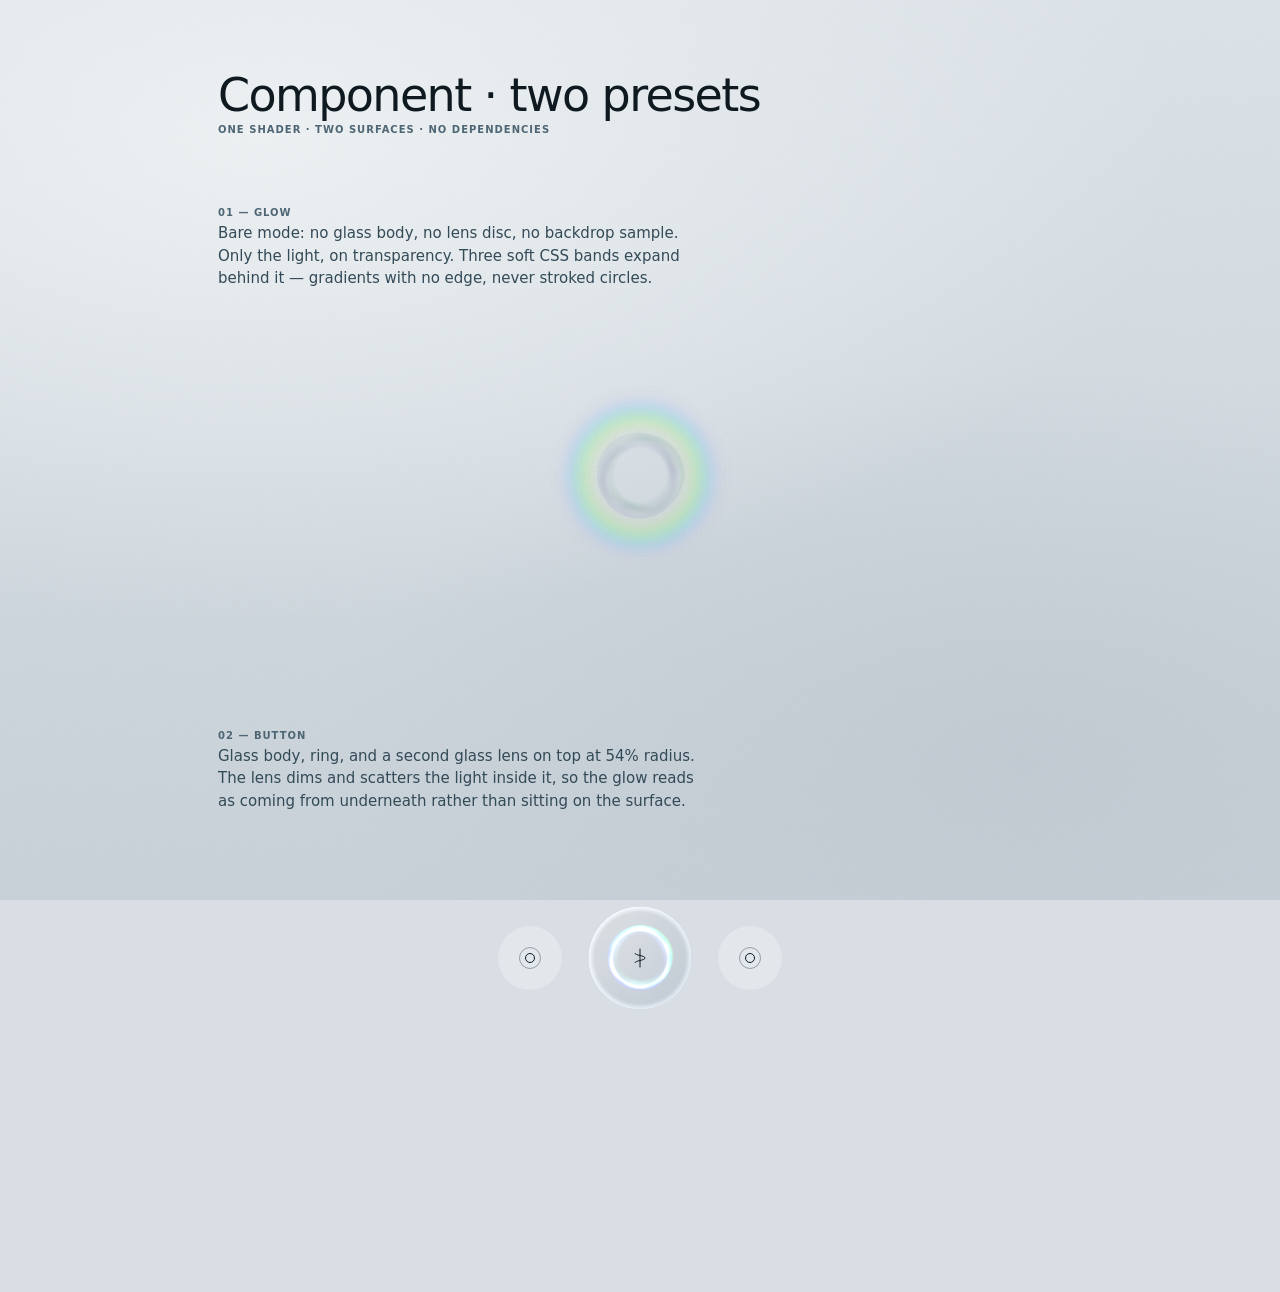
<file: case/orb/demo-2-component-page.html>
<!DOCTYPE html>
<html lang="en">
<head>
<meta charset="utf-8">
<meta name="viewport" content="width=device-width,initial-scale=1">
<title>Demo 2 — Component</title>
<link rel="stylesheet" href="https://api.fontshare.com/v2/css?f[]=switzer@300,400,600&display=swap">
<style>
:root{
  --font:'Switzer','Suisse Int\'l',-apple-system,BlinkMacSystemFont,'Inter',system-ui,sans-serif;
  --ink:#0E1920; --ink-2:#334A57; --ink-3:#4E6674;
  --bg:#D8DEE3;
}
*,*::before,*::after{box-sizing:border-box}
body{margin:0;font-family:var(--font);color:var(--ink);background:var(--bg);
  -webkit-font-smoothing:antialiased}

/* the page's own backdrop — the same gradient the ring refracts */
.ground{position:fixed;inset:0;z-index:-1;
  background:
    radial-gradient(120% 90% at 20% 15%, #EEF2F4 0%, rgba(238,242,244,0) 60%),
    radial-gradient(100% 80% at 80% 85%, #C3CCD4 0%, rgba(195,204,212,0) 55%),
    linear-gradient(180deg,#DDE3E8,#C9D2D9);}
.grain{position:fixed;inset:0;z-index:-1;opacity:.055;mix-blend-mode:multiply;pointer-events:none;
  background-image:url("data:image/svg+xml,%3Csvg xmlns='http://www.w3.org/2000/svg' width='120' height='120'%3E%3Cfilter id='n'%3E%3CfeTurbulence type='fractalNoise' baseFrequency='.85' numOctaves='3'/%3E%3C/filter%3E%3Crect width='120' height='120' filter='url(%23n)'/%3E%3C/svg%3E")}

main{max-width:900px;margin:0 auto;padding:72px 28px 120px}
h1{font-weight:300;font-size:46px;line-height:1;letter-spacing:-.035em;margin:0 0 6px}
.sub{font-weight:600;font-size:10px;letter-spacing:.1em;text-transform:uppercase;
  color:var(--ink-3);margin:0 0 72px}

section{margin-bottom:104px}
h2{font-weight:600;font-size:10px;letter-spacing:.1em;text-transform:uppercase;
  color:var(--ink-3);margin:0 0 4px}
p.note{font-weight:400;font-size:15px;line-height:1.5;color:var(--ink-2);
  margin:0 0 36px;max-width:52ch}

/* ---------- 1 · HERO GLOW ---------- */
.hero{height:300px;display:grid;place-items:center;position:relative}
.glow{width:132px;height:132px;position:relative}
/* soft expanding bands — no stroke, no edge, same spectrum as the ring */
.pulse{position:absolute;left:50%;top:50%;width:168px;height:168px;margin:-84px 0 0 -84px;
  border-radius:50%;pointer-events:none;
  background:radial-gradient(closest-side,
    transparent 58%, rgba(196,255,46,.10) 68%, rgba(110,233,192,.16) 74%,
    rgba(116,196,255,.14) 80%, rgba(183,155,240,.07) 88%, transparent 96%);
  filter:blur(7px) saturate(1.3);
  animation:pulse 4.6s cubic-bezier(.3,0,.4,1) infinite}
.pulse:nth-of-type(2){animation-delay:1.53s}
.pulse:nth-of-type(3){animation-delay:3.06s}
@keyframes pulse{
  0%{transform:scale(.42);opacity:0} 14%{opacity:.85}
  55%{opacity:.5} 100%{transform:scale(1.72);opacity:0}}

/* ---------- 2 · ORB BUTTON ---------- */
.dock{height:220px;display:flex;align-items:center;justify-content:center;gap:24px}
.orb{width:108px;height:108px;border-radius:50%;position:relative;border:0;padding:0;
  background:transparent;cursor:pointer;display:grid;place-items:center;
  transition:transform .38s cubic-bezier(.34,1.56,.64,1)}
.orb:active{transform:scale(.94)}
.orb svg{position:relative;z-index:4;width:24px;height:24px;fill:none;
  stroke:var(--ink);stroke-width:1;stroke-linecap:round;stroke-linejoin:round}
.side{width:64px;height:64px;border-radius:50%;border:0;cursor:pointer;
  display:grid;place-items:center;
  background:rgba(255,255,255,.28);backdrop-filter:blur(24px) saturate(1.15)}
.pic{position:relative;width:22px;height:22px;display:block}
.pic::before,.pic::after{content:'';position:absolute;border-radius:50%;
  border:.7px solid var(--ink)}
.pic::before{inset:0;opacity:.35} .pic::after{inset:6px}

@media (prefers-reduced-motion:reduce){ .pulse{animation:none;opacity:.35} }
</style>
</head>
<body>
<div class="ground"></div><div class="grain"></div>

<main>
  <h1>Component · two presets</h1>
  <p class="sub">One shader · two surfaces · no dependencies</p>

  <section>
    <h2>01 — Glow</h2>
    <p class="note">Bare mode: no glass body, no lens disc, no backdrop sample.
      Only the light, on transparency. Three soft CSS bands expand behind it —
      gradients with no edge, never stroked circles.</p>
    <div class="hero">
      <div class="pulse"></div><div class="pulse"></div><div class="pulse"></div>
      <div class="glow" id="glow"></div>
    </div>
  </section>

  <section>
    <h2>02 — Button</h2>
    <p class="note">Glass body, ring, and a second glass lens on top at 54% radius.
      The lens dims and scatters the light inside it, so the glow reads as coming
      from underneath rather than sitting on the surface.</p>
    <div class="dock">
      <button class="side" aria-label="Scan"><span class="pic"></span></button>
      <button class="orb" id="orb" aria-label="Ask">
        <svg viewBox="0 0 24 24"><path d="M12 3v18M7 7.5c0 2 10 2 10 4.5s-10 2.5-10 4.5"/></svg>
      </button>
      <button class="side" aria-label="Circle"><span class="pic"></span></button>
    </div>
  </section>
</main>

<script src="demo-2-component.js"></script>
<script>
  // What the dispersion refracts. Strongly recommended: with a flat colour
  // the three channel samples land on the same value, so there is nothing to
  // separate and you lose half the effect.
  const BACKDROP = '[data-uri]';

  // The hero ring — light only.
  GlassOrb.mount(document.getElementById('glow'), { preset:'glow', backdrop:BACKDROP });

  // The button — glass + ring + lens.
  const orb = GlassOrb.mount(document.getElementById('orb'), { preset:'orb', backdrop:BACKDROP });

  // Press feedback: a brief swell, then back.
  const btn = document.getElementById('orb');
  btn.addEventListener('pointerdown', () => orb.set({ mop: 0.92, spd: 1.1 }));
  btn.addEventListener('pointerup',   () => orb.set({ mop: 0.55, spd: 0.34 }));
  btn.addEventListener('pointerleave',() => orb.set({ mop: 0.55, spd: 0.34 }));
</script>
</body>
</html>
</file>
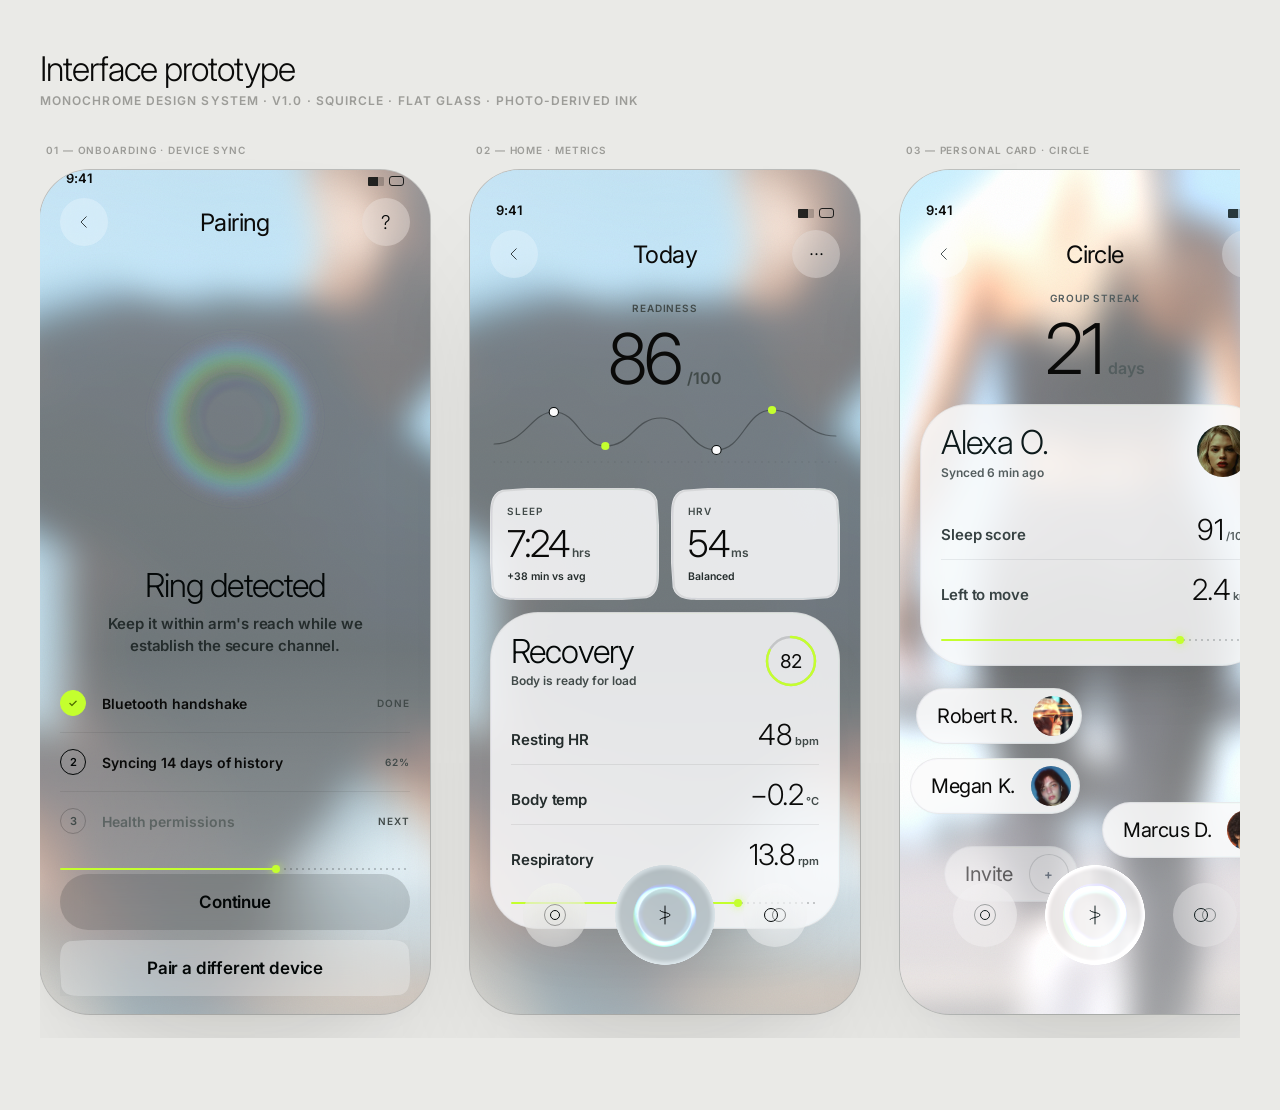
<file: case/orb/demo-3-interface.html>
<!DOCTYPE html>
<html lang="en">
<head>
<meta charset="utf-8">
<meta name="viewport" content="width=device-width, initial-scale=1">
<title>Demo 3 — Interface prototype</title>
<link rel="preconnect" href="https://api.fontshare.com" crossorigin>
<link rel="preconnect" href="https://fonts.gstatic.com" crossorigin>
<link rel="stylesheet" href="https://api.fontshare.com/v2/css?f[]=switzer@300,400,600&display=swap">
<link rel="stylesheet" href="https://fonts.googleapis.com/css2?family=Inter:opsz,wght@14..32,100..700&display=swap">
<script>
/* Set before first paint: surfaces stay at opacity 0 until squircle.js
   confirms the corner shape. Safety net releases them regardless. */
document.documentElement.classList.add('sq-wait');
setTimeout(function(){document.documentElement.classList.remove('sq-wait');},700);
</script>
<style>
/* ============================================================
   TOKENS  (mirror of tokens.css — kept inline so this file is portable)
   ============================================================ */
:root{
  --grey-000:#FFFFFF; --grey-025:#FCFCFB; --grey-050:#F7F7F5; --grey-100:#EFEFED;
  --grey-150:#E6E6E3; --grey-200:#DBDBD8; --grey-300:#C3C3BF; --grey-400:#9C9C98;
  --grey-500:#787874; --grey-600:#565652; --grey-700:#3B3B38; --grey-800:#242422;
  --grey-900:#131312; --grey-950:#0A0A09;

  --canvas:var(--grey-050); --surface:var(--grey-000); --surface-sunken:var(--grey-050);
  --surface-inverse:rgba(10,10,9,.14);   /* 14% — a tinted glass, not a solid */
  --surface-glass:rgba(255,255,255,.55); --surface-glass-dim:rgba(255,255,255,.28);

  --ink-primary:var(--grey-950); --ink-secondary:var(--grey-500);
  --ink-tertiary:var(--grey-400); --ink-disabled:var(--grey-300); --ink-inverse:var(--grey-000);

  --stroke-hair:.4px; --stroke-fine:.7px;
  --line-faint:rgba(10,10,9,.06); --line-soft:rgba(10,10,9,.10);
  --line-firm:rgba(10,10,9,.16);  --line-strong:rgba(10,10,9,.28);

  --shadow-rest:0 1px 2px -1px rgba(10,10,9,.04);
  --shadow-lift:0 28px 64px -24px rgba(10,10,9,.10), 0 4px 12px -8px rgba(10,10,9,.04);
  --shadow-float:0 72px 140px -48px rgba(10,10,9,.16), 0 12px 32px -16px rgba(10,10,9,.05);

  --r-xs:12px; --r-sm:18px; --r-md:26px; --r-lg:34px; --r-xl:44px;
  --r-2xl:56px; --r-3xl:68px; --r-pill:999px; --r-phone:58px;

  --font:'Switzer','Suisse Int\'l','Neue Haas Grotesk Display','Inter',-apple-system,BlinkMacSystemFont,system-ui,sans-serif;
  --w-thin:300; --w-mid:400; --w-semi:600;   /* 200, not 100 — 100 lost the background */

  --s-1:4px; --s-2:8px; --s-3:12px; --s-4:16px; --s-5:20px; --s-6:24px;
  --s-8:32px; --s-10:40px; --s-12:48px; --s-14:56px; --s-18:72px;
  --gutter:20px;

  /* touch targets — Apple HIG 44pt, Material 48dp, WCAG 2.5.5 44px,
     Parhi/Karlson ~9.2mm one-thumb, diminishing returns past ~20mm */
  --tap-min:48px; --tap-comfort:56px; --tap-lg:64px; --tap-hit:64px; --tap-gap:12px;
  --icon-size:18px; --icon-stroke:1;

  --viz-line:1.2px; --viz-ring:2.5px; --viz-track:rgba(10,10,9,.10);

  --ease-soft:cubic-bezier(.22,1,.36,1);
  --ease-spring:cubic-bezier(.34,1.56,.64,1);
  --d-quick:200ms; --d-calm:380ms; --d-breath:900ms; --d-pulse:3200ms;
  --blur-glass:24px; --blur-atmos:140px;
}
@media (max-resolution:1.5dppx){ :root{--stroke-hair:.5px; --stroke-fine:1px;} }

/* Safari / Firefox have no corner-shape yet. A plain rounded rect reads *fuller*
   than a superellipse of the same radius, so pull every radius back ~15% to land
   as close as an arc can get. Chromium ignores this block entirely. */
@supports not (corner-shape: squircle){
  :root{
    --r-xs:10px; --r-sm:15px; --r-md:22px; --r-lg:29px; --r-xl:37px;
    --r-2xl:48px; --r-3xl:58px; --r-phone:50px;
  }
  .compat-note{display:block!important;}
}
@media (prefers-reduced-motion:reduce){ *{animation:none!important; transition:none!important;} }

/* ---------- arrival ----------
   Opacity and transform only. Animating `filter: blur()` here was a
   mistake: these surfaces carry `backdrop-filter`, and animating a
   filter on the same element forces the backdrop root to rebuild every
   frame — the glass drops out and snaps back. That was the flicker.
   Delays are assigned in DOM order by script, not by nth-child, so
   nothing is missed and nothing doubles up. */
@keyframes settle{
  from{opacity:0;transform:translateY(12px) scale(.978);}
  60% {opacity:1;}
  to  {opacity:1;transform:none;}}
/* Declared on the elements themselves, not added later by script — with
   `backwards` fill they are already at opacity 0 on the first paint, so
   there is nothing to flash. Script only assigns the stagger. */
.card,.tile,.pillrow,.inline-card,.msg-ai,.msg-me,.chip,.step,
.scanner .device,.hero,.spark,.pbtn,.composer,.grid2{
  animation:settle .58s cubic-bezier(.22,1,.36,1) backwards;
  will-change:opacity,transform;}
.sq-wait .card,.sq-wait .tile,.sq-wait .pillrow,.sq-wait .inline-card,
.sq-wait .msg-ai,.sq-wait .msg-me,.sq-wait .chip,.sq-wait .step,
.sq-wait .scanner .device,.sq-wait .hero,.sq-wait .spark,.sq-wait .pbtn,
.sq-wait .composer,.sq-wait .grid2{animation-play-state:paused;}

/* a child must never animate separately from a parent that is also animating */
.card .prog,.card .mrow,.card .ring,.inline-card .prog,.tile .val,
.grid2 .tile{animation:none!important;}
@media (prefers-reduced-motion:reduce){
  .card,.tile,.pillrow,.inline-card,.msg-ai,.msg-me,.chip,.step,
  .scanner .device,.hero,.spark,.pbtn,.composer,.grid2{animation:none;}}

/* ---------- accent ----------
   The one saturated colour allowed outside the orb. Data-viz only:
   progress fill, gauge arc, sparkline nodes, active step. Never type,
   never a surface, never a control fill. */
@property --irid-a{syntax:'<angle>';initial-value:0deg;inherits:false;}
:root{
  --accent:      #C4FF2E;   /* neon lime */
  --accent-soft: #E4FF9B;
  --accent-ink:  #4E6B00;   /* the only shade legible as text on --surface */
}

/* ---------- iridescent card rim ----------
   A conic spectrum masked to a 1.2px rim, blurred and held at 13% —
   thin-film interference read as depth rather than as colour. Cards
   only: controls stay flat glass (§4). */
.card::after,.tile::after,.inline-card::after,.pillrow::after{
  content:'';position:absolute;inset:0;border-radius:inherit;corner-shape:squircle;
  pointer-events:none;padding:1.2px;
  background:conic-gradient(from var(--irid-a),
    rgba(196,255,46,.55), rgba(110,233,192,.55), rgba(111,210,245,.55),
    rgba(143,168,247,.55), rgba(183,155,240,.55), rgba(196,255,46,.55));
  -webkit-mask:linear-gradient(#000,#000) content-box exclude,linear-gradient(#000,#000);
          mask:linear-gradient(#000,#000) content-box exclude,linear-gradient(#000,#000);
  filter:blur(2.6px) saturate(1.45);
  opacity:.13;
  animation:iridcard 26s linear infinite;}
@keyframes iridcard{to{--irid-a:360deg;}}
@media (prefers-reduced-motion:reduce){
  .card::after,.tile::after,.inline-card::after,.pillrow::after{animation:none;}}

/* ---------- primitives ---------- */
::selection{background:rgba(10,10,9,.08);}
.phone.tint ::selection{background:rgba(25,31,15,.08);}
.phone.tint-b ::selection{background:rgba(14,32,21,.08);}

*,*::before,*::after{box-sizing:border-box;}
.sq{corner-shape:squircle;}

.t-hero{font-weight:var(--w-thin);font-size:70px;line-height:.94;letter-spacing:-.042em;}
.t-display{font-weight:var(--w-thin);font-size:48px;line-height:1.0;letter-spacing:-.033em;}
.t-title{font-weight:var(--w-thin);font-size:33px;line-height:1.06;letter-spacing:-.026em;}
.t-metric{font-weight:var(--w-thin);font-size:29px;line-height:1;letter-spacing:-.021em;}
.t-body{font-weight:var(--w-semi);font-size:17px;line-height:1.45;letter-spacing:-.011em;}
.t-body-lt{font-weight:var(--w-mid);font-size:17px;line-height:1.45;letter-spacing:-.011em;}
.t-label{font-weight:var(--w-semi);font-size:15px;line-height:1.32;letter-spacing:-.006em;}
.t-caption{font-weight:var(--w-semi);font-size:12px;line-height:1.28;}
.t-micro{font-weight:var(--w-semi);font-size:10px;line-height:1.2;letter-spacing:.09em;text-transform:uppercase;}
.ink-1{color:var(--ink-primary);} .ink-2{color:var(--ink-secondary);}
.ink-3{color:var(--ink-tertiary);} .ink-i{color:var(--ink-inverse);}


/* ============================================================
   PHOTO-DERIVED INK  (system rule — see SKILL §3b)
   Darkest 3% of the background photo -> H 82deg olive, S .14, L .15
   Lightest 3%                        -> H 51deg cream, S .15, L .88
   Text uses the most extreme shade of those two hues, not neutral grey.
   ============================================================ */
.phone.tint{
  --ink-primary:   #191F0F;
  --ink-secondary: #495534;
  --ink-tertiary:  #66734F;
  --ink-disabled:  #8A9872;
  --ink-inverse:   #FAF9F8;
  --surface:         #FCFBFB;
  --canvas:          #F7F6F4;
  --surface-inverse: rgba(25,31,15,.14);
  --surface-glass:     rgba(255,255,255,.55);
  --surface-glass-dim: rgba(255,255,255,.28);
  --line-faint:  rgba(25,31,15,.07);
  --line-soft:   rgba(25,31,15,.13);
  --line-firm:   rgba(25,31,15,.20);
  --line-strong: rgba(25,31,15,.33);
  --viz-track:   rgba(25,31,15,.14);
}
.phone.tint .av{background:#DCDDD5;color:#495534;}
.phone.tint .skel{background:linear-gradient(90deg,#EDEEE9 0%,#F7F7F5 40%,#EDEEE9 80%);
  background-size:220% 100%;}




/* ---- screens 03 + 04 · runway ---------------------------------- */
.phone.tint-way{
  --ink-primary:   #0D1A1B;
  --ink-secondary: #374243;
  --ink-tertiary:  #545E5F;
  --ink-disabled:  #70797A;
  --ink-inverse:   #F9F8F8;
  --surface:         #FBFBFB;
  --canvas:          #F6F5F4;
  --surface-inverse: rgba(13,26,27,.14);
  --surface-glass:     rgba(255,255,255,.55);
  --surface-glass-dim: rgba(255,255,255,.28);
  --line-faint:  rgba(13,26,27,.07);
  --line-soft:   rgba(13,26,27,.13);
  --line-firm:   rgba(13,26,27,.20);
  --line-strong: rgba(13,26,27,.33);
  --viz-track:   rgba(13,26,27,.14);
}
.phone.tint-way .av{background:#D6DAE0;color:#334457;}
.phone.tint-way ::selection{background:rgba(14,22,32,.08);}
.phone.tint-way .atmos::before{
  background-image:url([data-uri]);
  background-position:50% 46%;
  filter:blur(12px) saturate(1.15) brightness(1.26);transform:scale(1.08);}
.phone.tint-way .atmos::after{
  background:linear-gradient(180deg,rgba(255,255,255,.60) 0%,rgba(255,255,255,.44) 30%,
    rgba(255,255,255,.42) 55%,rgba(255,255,255,.58) 82%,rgba(255,255,255,.70) 100%);}

/* ---- chat: focus modifier -------------------------------------
   Reading is the whole task on this screen, so the photograph drops
   much further back — heavier blur, heavier veil, less saturation.
   Everywhere else the background is atmosphere; here it is wallpaper. */
.phone.tint.chat-focus{
  --ink-primary:   #15292B;
  --ink-secondary: #404C4E;
  --ink-tertiary:  #5E696A;
  --ink-disabled:  #7B8586;
}
.phone.tint.chat-focus .atmos::before{
  filter:blur(96px) saturate(.62) brightness(1.36);transform:scale(1.6);}
.phone.tint.chat-focus .atmos::after{
  background:linear-gradient(180deg,rgba(255,255,255,.72) 0%,rgba(255,255,255,.62) 30%,
    rgba(255,255,255,.60) 55%,rgba(255,255,255,.70) 82%,rgba(255,255,255,.80) 100%);}

/* ---- screens 01 + 02 · runner ---------------------------------- */
.phone.tint-run{
  --ink-primary:   #030707;
  --ink-secondary: #242C2C;
  --ink-tertiary:  #414A49;
  --ink-disabled:  #5C6463;
  --ink-inverse:   #F8F9FA;
  --surface:         #FBFBFC;
  --canvas:          #F4F5F7;
  --surface-inverse: rgba(3,7,7,.14);
  --surface-glass:     rgba(255,255,255,.55);
  --surface-glass-dim: rgba(255,255,255,.28);
  --line-faint:  rgba(3,7,7,.07);
  --line-soft:   rgba(3,7,7,.13);
  --line-firm:   rgba(3,7,7,.20);
  --line-strong: rgba(3,7,7,.33);
  --viz-track:   rgba(3,7,7,.14);
}
.phone.tint-run .av{background:#D6DAE0;color:#334A57;}
.phone.tint-run ::selection{background:rgba(14,25,32,.08);}
.phone.tint-run .atmos::before{
  background-image:url([data-uri]);
  background-position:50% 40%;
  filter:blur(12px) saturate(1.15) brightness(1.28);transform:scale(1.08);}
.phone.tint-run .atmos::after{
  background:linear-gradient(180deg,rgba(255,255,255,.60) 0%,rgba(255,255,255,.44) 30%,
    rgba(255,255,255,.42) 55%,rgba(255,255,255,.58) 82%,rgba(255,255,255,.70) 100%);}

/* ---- alternate photographs · ink re-derived per SKILL §3b ---- */
.phone.tint-b{
  --ink-primary:   #1B111D;
  --ink-secondary: #4D3752;
  --ink-tertiary:  #6A5270;
  --ink-disabled:  #8E7594;
  --ink-inverse:   #FAF8F8;
  --surface:         #FCFBFB;
  --canvas:          #F7F4F5;
  --surface-inverse: rgba(27,17,29,.14);
  --surface-glass:     rgba(255,255,255,.55);
  --surface-glass-dim: rgba(255,255,255,.28);
  --line-faint:  rgba(27,17,29,.07);
  --line-soft:   rgba(27,17,29,.13);
  --line-firm:   rgba(27,17,29,.20);
  --line-strong: rgba(27,17,29,.33);
  --viz-track:   rgba(27,17,29,.14);
}
.phone.tint-b .av{background:#DCDCDE;color:#4D3752;}
.phone.tint-b ::selection{background:rgba(27,17,29,.08);}
.phone.tint-b .atmos::before{
  background-image:url([data-uri]);
  background-position:50% 42%;
  filter:blur(12px) saturate(1.15) brightness(1.28);transform:scale(1.08);}
.phone.tint-b .atmos::after{
  background:linear-gradient(180deg,rgba(255,255,255,.60) 0%,rgba(255,255,255,.44) 30%,
    rgba(255,255,255,.42) 55%,rgba(255,255,255,.58) 82%,rgba(255,255,255,.70) 100%);}

.phone.tint-c{
  --ink-primary:   #1D1511;
  --ink-secondary: #514238;
  --ink-tertiary:  #6F5D53;
  --ink-disabled:  #938176;
  --ink-inverse:   #F9F9F8;
  --surface:         #FBFBFB;
  --canvas:          #F6F6F5;
  --surface-inverse: rgba(29,21,17,.14);
  --surface-glass:     rgba(255,255,255,.55);
  --surface-glass-dim: rgba(255,255,255,.28);
  --line-faint:  rgba(29,21,17,.07);
  --line-soft:   rgba(29,21,17,.13);
  --line-firm:   rgba(29,21,17,.20);
  --line-strong: rgba(29,21,17,.33);
  --viz-track:   rgba(29,21,17,.14);
}
.phone.tint-c .av{background:#DCDCDE;color:#514238;}
.phone.tint-c ::selection{background:rgba(29,21,17,.08);}
.phone.tint-c .atmos::before{
  background-image:url([data-uri]);
  background-position:50% 40%;
  filter:blur(12px) saturate(1.15) brightness(1.28);transform:scale(1.08);}
.phone.tint-c .atmos::after{
  background:linear-gradient(180deg,rgba(255,255,255,.60) 0%,rgba(255,255,255,.44) 30%,
    rgba(255,255,255,.42) 55%,rgba(255,255,255,.58) 82%,rgba(255,255,255,.70) 100%);}



/* ============================================================
   HARNESS  (not part of the design system)
   ============================================================ */
body{margin:0;background:#EAEAE7;font-family:var(--font);
     -webkit-font-smoothing:antialiased;color:var(--ink-primary);}
.harness{padding:48px 40px 72px;}
.harness h1{font-weight:var(--w-thin);font-size:34px;letter-spacing:-.03em;margin:0 0 4px;}
.harness p.sub{font-weight:var(--w-semi);font-size:12px;letter-spacing:.09em;text-transform:uppercase;
     color:var(--ink-tertiary);margin:0 0 36px;}
.rail{display:flex;gap:40px;overflow-x:auto;padding-bottom:24px;align-items:flex-start;}
.slot{flex:0 0 auto;}
.slot .cap{font-weight:var(--w-semi);font-size:10px;letter-spacing:.09em;text-transform:uppercase;
     color:var(--ink-tertiary);margin:0 0 14px 6px;}

/* ---------- phone frame ---------- */
.phone{width:390px;height:844px;border-radius:var(--r-phone);corner-shape:squircle;
  background:var(--canvas);position:relative;overflow:hidden;
  box-shadow:var(--shadow-float), 0 0 0 var(--stroke-fine) var(--line-firm);}
.screen{position:absolute;inset:0;display:flex;flex-direction:column;}

/* ambient background — the photo, blurred into a gradient */
.atmos{position:absolute;inset:-18%;pointer-events:none;overflow:hidden;}
.atmos::before{content:'';position:absolute;inset:-10%;
  background-image:url([data-uri]);
  background-size:cover;background-position:52% 42%;
  filter:blur(13px) saturate(1.15) brightness(1.32);transform:scale(1.10);}
.atmos::after{content:'';position:absolute;inset:0;
  background:linear-gradient(180deg,rgba(255,255,255,.62) 0%,rgba(255,255,255,.44) 30%,
    rgba(255,255,255,.40) 55%,rgba(255,255,255,.58) 82%,rgba(255,255,255,.70) 100%);}

/* film grain keeps large flat greys from banding */
.grain{position:absolute;inset:0;pointer-events:none;opacity:.055;mix-blend-mode:multiply;
  background-image:url("data:image/svg+xml,%3Csvg xmlns='http://www.w3.org/2000/svg' width='120' height='120'%3E%3Cfilter id='n'%3E%3CfeTurbulence type='fractalNoise' baseFrequency='.85' numOctaves='3'/%3E%3C/filter%3E%3Crect width='120' height='120' filter='url(%23n)'/%3E%3C/svg%3E");}

/* ============================================================
   COMPONENTS
   ============================================================ */

/* --- status bar --- */
.statusbar{height:54px;display:flex;align-items:flex-end;justify-content:space-between;
  padding:0 26px 6px;position:relative;z-index:2;}
.statusbar span{font-weight:var(--w-semi);font-size:13px;letter-spacing:-.01em;}
.sigs{display:flex;gap:5px;align-items:center;}
.sigs i{display:block;width:15px;height:10px;border:var(--stroke-fine) solid var(--ink-primary);
  border-radius:3px;corner-shape:squircle;opacity:.85;}
.sigs i.bars{border:0;background:linear-gradient(90deg,var(--ink-primary) 60%,rgba(10,10,9,.25) 60%);height:9px;width:16px;border-radius:1px;}

/* --- nav bar --- */
.navbar{display:flex;align-items:center;justify-content:space-between;
  padding:6px var(--gutter) 0;position:relative;z-index:2;}
.navbar .title{font-weight:var(--w-mid);font-size:24px;letter-spacing:-.025em;}

/* --- ghost circular button (0.4px ring, glass fill) --- */
.gbtn{width:var(--tap-min);height:var(--tap-min);border-radius:var(--r-pill);
  display:grid;place-items:center;position:relative;border:0;cursor:pointer;
  background:var(--surface-glass-dim);backdrop-filter:blur(var(--blur-glass)) saturate(1.15);
  box-shadow:, 0 2px 10px -6px rgba(10,10,9,.18);
  transition:transform var(--d-quick) var(--ease-soft), background var(--d-quick) var(--ease-soft);}
.gbtn:hover{background:var(--surface-glass);}
.gbtn.lbl{font-weight:var(--w-thin);font-size:19px;line-height:1;color:var(--ink-primary);}
.gbtn::after{content:'';position:absolute;inset:calc((var(--tap-min) - var(--tap-hit))/2);}
.gbtn:active{transform:scale(.94);}
.gbtn svg{width:var(--icon-size);height:var(--icon-size);fill:none;
  stroke:var(--ink-primary);stroke-width:var(--icon-stroke);
  stroke-linecap:round;stroke-linejoin:round;}


/* --- pill button --- */
.pbtn{height:var(--tap-comfort);min-height:var(--tap-comfort);padding:0 var(--s-8);
  border-radius:var(--r-pill);corner-shape:squircle;
  display:inline-flex;align-items:center;justify-content:center;gap:var(--s-2);
  font-family:var(--font);font-weight:var(--w-semi);font-size:17px;letter-spacing:-.01em;
  border:0;cursor:pointer;position:relative;
  transition:transform var(--d-quick) var(--ease-soft);}
.pbtn:active{transform:scale(.975);}
.pbtn.primary{background:var(--surface-inverse);color:var(--ink-primary);
  backdrop-filter:blur(14px) saturate(1.06);box-shadow:var(--shadow-lift);}
.pbtn.ghost{background:var(--surface-glass-dim);
  backdrop-filter:blur(var(--blur-glass)) saturate(1.15);color:var(--ink-primary);border:0;
  }
.pbtn.full{width:100%;}

/* --- card --- */
.card{background:color-mix(in srgb, var(--surface) 84%, transparent);
  backdrop-filter:blur(12px) saturate(1.04);position:relative;border-radius:var(--r-2xl);corner-shape:squircle;
  padding:var(--s-5);border:var(--stroke-hair) solid var(--line-faint);}
.card.lift{box-shadow:var(--shadow-lift);}
.card.flat{box-shadow:none;}

/* --- pill row (name + avatar) --- */
.pillrow{background:color-mix(in srgb, var(--surface) 88%, transparent);
  backdrop-filter:blur(10px) saturate(1.04);border-radius:var(--r-pill);corner-shape:squircle;
  height:56px;padding:0 var(--s-2) 0 var(--s-5);display:inline-flex;align-items:center;gap:var(--s-4);
  border:var(--stroke-hair) solid var(--line-faint);box-shadow:var(--shadow-rest);
  transition:transform var(--d-quick) var(--ease-soft);cursor:pointer;position:relative;}
.pillrow:hover{transform:translateY(-1px);box-shadow:var(--shadow-lift);}
.pillrow .nm{font-weight:var(--w-mid);font-size:20px;letter-spacing:-.02em;white-space:nowrap;}

/* --- avatar --- */
.av{width:40px;height:40px;border-radius:var(--r-pill);flex:0 0 auto;display:grid;place-items:center;
  background:var(--grey-200);color:var(--grey-600);
  font-weight:var(--w-semi);font-size:13px;letter-spacing:-.01em;
  box-shadow:0 0 0 var(--stroke-hair) var(--line-soft) inset;overflow:hidden;}
.av.lg{width:52px;height:52px;font-size:16px;}
.av.xl{width:76px;height:76px;font-size:22px;}
.av img{width:100%;height:100%;object-fit:cover;display:block;
  /* Avatars are the exception to "no chroma in content": a face is the one
     piece of content whose colour carries meaning. Held slightly back so it
     sits inside the palette rather than shouting over it. */
  filter:saturate(.88) contrast(1.02) brightness(1.02);}

/* --- metric row (label / value) --- */
.mrow{display:flex;align-items:baseline;justify-content:space-between;gap:var(--s-4);
  padding:var(--s-3) 0;}
.mrow + .mrow{border-top:var(--stroke-hair) solid var(--line-faint);}
.mrow .k{font-weight:var(--w-semi);font-size:15px;color:var(--ink-secondary);letter-spacing:-.006em;}
.mrow .v{font-weight:var(--w-thin);font-size:29px;letter-spacing:-.022em;display:flex;align-items:baseline;gap:3px;}
.mrow .v sub{font-weight:var(--w-semi);font-size:11px;color:var(--ink-tertiary);
  vertical-align:baseline;position:static;letter-spacing:0;}

/* --- progress: solid fill + dotted remainder --- */
.prog{position:relative;height:10px;display:flex;align-items:center;}
.prog .track{position:absolute;inset:0;
  background-image:radial-gradient(circle at center, var(--line-firm) 0.9px, transparent 1.1px);
  background-size:6px 100%;background-repeat:repeat-x;}
.prog .fill{position:relative;height:2px;border-radius:var(--r-pill);background:var(--accent);
  box-shadow:0 0 6px -1px rgba(196,255,46,.55);}
.prog .fill::after{content:'';position:absolute;right:-3px;top:50%;transform:translateY(-50%);
  width:8px;height:8px;border-radius:50%;background:var(--accent);
  box-shadow:0 0 8px rgba(196,255,46,.7);}

/* --- sparkline --- */
.spark{width:100%;height:78px;display:block;overflow:visible;}
.spark path{fill:none;stroke:var(--ink-primary);stroke-width:var(--viz-line);
  stroke-linecap:round;opacity:.35;}
.spark circle{fill:var(--accent);}
.spark circle.hollow{fill:var(--surface);stroke:var(--ink-primary);stroke-width:1;}
.spark .dots{stroke:var(--line-firm);stroke-width:1.4;stroke-linecap:round;
  stroke-dasharray:0.5 6;fill:none;}

/* --- ring gauge --- */
.ring{width:100%;height:100%;transform:rotate(-90deg);}
.ring .bg{fill:none;stroke:var(--viz-track);stroke-width:var(--viz-ring);}
.ring .fg{fill:none;stroke:var(--accent);stroke-width:var(--viz-ring);stroke-linecap:round;}

/* --- metric tile --- */
.tile{background:color-mix(in srgb, var(--surface) 86%, transparent);
  backdrop-filter:blur(10px) saturate(1.04);position:relative;
  border-radius:var(--r-xl);corner-shape:squircle;padding:var(--s-4);border:var(--stroke-hair) solid var(--line-faint);
  display:flex;flex-direction:column;gap:var(--s-2);min-height:112px;}
.tile .lbl{font-weight:var(--w-semi);font-size:10px;letter-spacing:.09em;text-transform:uppercase;
  color:var(--ink-tertiary);}
.tile .val{font-weight:var(--w-thin);font-size:37px;line-height:1;letter-spacing:-.035em;margin-top:auto;}
.tile .val em{font-style:normal;font-weight:var(--w-semi);font-size:12px;color:var(--ink-tertiary);
  letter-spacing:0;margin-left:3px;}
.tile .delta{font-weight:var(--w-semi);font-size:10.5px;color:var(--ink-secondary);
  display:flex;align-items:center;gap:4px;}

/* --- bottom dock --- */
.dock{position:absolute;left:0;right:0;bottom:0;height:170px;z-index:3;
  display:flex;align-items:center;justify-content:center;gap:var(--s-6);padding-bottom:28px;}
.dock .side{width:var(--tap-lg);height:var(--tap-lg);border-radius:var(--r-pill);
  display:grid;place-items:center;position:relative;border:0;cursor:pointer;
  background:var(--surface-glass-dim);backdrop-filter:blur(var(--blur-glass)) saturate(1.15);
  box-shadow:, 0 4px 16px -10px rgba(10,10,9,.20);
  transition:transform var(--d-quick) var(--ease-soft);}
.dock .side:active{transform:scale(.92);}
.dock .side svg{width:20px;height:20px;fill:none;stroke:var(--ink-primary);
  stroke-width:var(--icon-stroke);stroke-linecap:round;stroke-linejoin:round;}

/* --- pictograms: geometric marks that replace icons wherever possible --- */
.pic{position:relative;width:22px;height:22px;display:block;}
.pic-scan::before,.pic-scan::after{content:'';position:absolute;border-radius:50%;
  border:var(--stroke-fine) solid var(--ink-primary);}
.pic-scan::before{inset:0;opacity:.35;}
.pic-scan::after{inset:6px;}
.pic-circle::before,.pic-circle::after{content:'';position:absolute;width:14px;height:14px;
  border-radius:50%;border:var(--stroke-fine) solid var(--ink-primary);top:4px;}
.pic-circle::before{left:0;}
.pic-circle::after{right:0;opacity:.45;}

/* --- the ORB ------------------------------------------------------
   One canvas running the exact orb-lab fragment shader: background,
   base glass, offset colour channels, thin-film dispersion and the top
   lens are all computed in the same pass, in the same order, as the lab.
   Nothing is re-created in CSS, so nothing can drift out of sync.
   ------------------------------------------------------------------ */
.orb{width:108px;height:108px;border-radius:var(--r-pill);position:relative;cursor:pointer;
  display:grid;place-items:center;border:0;background:transparent;padding:0;
  transition:transform var(--d-calm) var(--ease-spring);}
.orb:active{transform:scale(.94);}
.orb canvas,.scanner .device canvas{position:absolute;inset:-12%;width:124%;height:124%;
  pointer-events:none;}
/* button stays 108px (the hit target); the glass disc reads 100px and has
   room to breathe past its own edge without meeting the canvas boundary */
.orb svg{position:relative;z-index:4;width:24px;height:24px;fill:none;
  stroke:var(--ink-primary);stroke-width:var(--icon-stroke);stroke-linecap:round;stroke-linejoin:round;}

/* ============================================================
   CHAT
   ============================================================ */
.chat{flex:1;overflow:hidden;padding:var(--s-4) var(--gutter) 0;position:relative;z-index:2;
  display:flex;flex-direction:column;gap:var(--s-5);}
.msg-ai{max-width:88%;}
.msg-ai .txt{font-weight:var(--w-mid);font-size:19px;line-height:1.42;letter-spacing:-.016em;}
.msg-ai .txt b{font-weight:var(--w-semi);font-size:19px;letter-spacing:-.012em;}
.msg-ai .meta{margin-top:var(--s-3);display:flex;align-items:center;gap:var(--s-2);
  font-weight:var(--w-semi);font-size:10px;letter-spacing:.09em;text-transform:uppercase;
  color:var(--ink-tertiary);}
.msg-ai .meta::before{content:'';width:14px;height:var(--stroke-fine);background:var(--line-firm);}

.msg-me{align-self:flex-end;max-width:82%;backdrop-filter:blur(14px) saturate(1.06);
  background:var(--surface-inverse);color:var(--ink-primary);
  border-radius:var(--r-lg);corner-shape:squircle;padding:var(--s-3) var(--s-4);
  font-weight:var(--w-semi);font-size:16px;line-height:1.4;letter-spacing:-.01em;}

.inline-card{background:color-mix(in srgb, var(--surface) 88%, transparent);
  backdrop-filter:blur(10px) saturate(1.04);border-radius:var(--r-xl);corner-shape:squircle;
  border:var(--stroke-hair) solid var(--line-faint);box-shadow:var(--shadow-lift);
  padding:var(--s-4);display:flex;align-items:center;gap:var(--s-4);position:relative;}
.inline-card .g{width:56px;height:56px;flex:0 0 auto;position:relative;}
.inline-card .g span{position:absolute;inset:0;display:grid;place-items:center;
  font-weight:var(--w-mid);font-size:18px;letter-spacing:-.02em;}

.chips{display:flex;gap:var(--s-2);flex-wrap:wrap;margin-top:auto;padding-bottom:var(--s-3);}
.chip{height:44px;padding:0 var(--s-5);border-radius:var(--r-pill);corner-shape:squircle;
  display:inline-flex;align-items:center;background:var(--surface-glass);
  backdrop-filter:blur(var(--blur-glass)) saturate(1.15);border:0;position:relative;
  
  font-weight:var(--w-semi);font-size:15px;letter-spacing:-.008em;color:var(--ink-secondary);
  cursor:pointer;transition:all var(--d-quick) var(--ease-soft);}
.chip:hover{color:var(--ink-primary);}

.composer{padding:0 var(--gutter) 26px;position:relative;z-index:3;display:flex;gap:var(--s-2);align-items:center;}
.field{flex:1;height:var(--tap-comfort);border-radius:var(--r-pill);corner-shape:squircle;
  background:var(--surface-glass);backdrop-filter:blur(var(--blur-glass)) saturate(1.15);
  border:0;position:relative;box-shadow:var(--shadow-rest);
  display:flex;align-items:center;padding:0 var(--s-5);
  font-weight:var(--w-mid);font-size:17px;letter-spacing:-.011em;color:var(--ink-tertiary);}
.send{width:var(--tap-comfort);height:var(--tap-comfort);border-radius:var(--r-pill);
  display:grid;place-items:center;background:var(--surface-inverse);cursor:pointer;border:0;
  backdrop-filter:blur(14px) saturate(1.06);box-shadow:var(--shadow-lift);transition:transform var(--d-quick) var(--ease-soft);}
.send:active{transform:scale(.92);}
.send svg{width:var(--icon-size);height:var(--icon-size);fill:none;stroke:var(--ink-primary);
  stroke-width:var(--icon-stroke);stroke-linecap:round;stroke-linejoin:round;}

/* typing indicator */
.typing{display:flex;gap:5px;align-items:center;height:22px;}
.typing i{width:5px;height:5px;border-radius:50%;background:var(--ink-tertiary);display:block;
  animation:tp 1.2s var(--ease-soft) infinite;}
.typing i:nth-child(2){animation-delay:.16s;} .typing i:nth-child(3){animation-delay:.32s;}
@keyframes tp{0%,60%,100%{opacity:.25;transform:translateY(0);} 30%{opacity:1;transform:translateY(-3px);}}

/* ============================================================
   ONBOARDING / DEVICE SYNC
   ============================================================ */
.onb{flex:1;display:flex;flex-direction:column;padding:var(--s-6) var(--gutter) 0;
  position:relative;z-index:2;}
.scanner{height:250px;display:grid;place-items:center;position:relative;margin:var(--s-6) 0;}
/* No glass discs on this screen. The pulses are not stroked circles any more
   but soft bands of light — a blurred radial gradient with no hard edge, in
   the same spectrum as the orb. Nothing here is an object; it is all light. */
.scanner .pulse{position:absolute;width:168px;height:168px;border-radius:50%;
  background:radial-gradient(closest-side,
    transparent 58%,
    rgba(196,255,46,.10) 68%,
    rgba(110,233,192,.16) 74%,
    rgba(116,196,255,.14) 80%,
    rgba(183,155,240,.07) 88%,
    transparent 96%);
  filter:blur(7px) saturate(1.3);
  animation:pl 4.6s cubic-bezier(.3,0,.4,1) infinite;}
.scanner .pulse:nth-child(2){animation-delay:1.53s;}
.scanner .pulse:nth-child(3){animation-delay:3.06s;}
@keyframes pl{
  0%  {transform:scale(.42);opacity:0;}
  14% {opacity:.85;}
  55% {opacity:.5;}
  100%{transform:scale(1.72);opacity:0;}}

/* the puck is the shader ring alone — no fill, no backdrop, no shadow */
.scanner .device{width:132px;height:132px;border-radius:50%;position:relative;
  display:grid;place-items:center;}


.steps{display:flex;flex-direction:column;gap:0;margin-top:var(--s-4);}
.step{display:flex;align-items:center;gap:var(--s-4);padding:var(--s-4) 0;}
.step + .step{border-top:var(--stroke-hair) solid var(--line-faint);}
.step .idx{width:26px;height:26px;border-radius:var(--r-pill);flex:0 0 auto;display:grid;place-items:center;
  border:var(--stroke-fine) solid var(--line-firm);font-weight:var(--w-semi);font-size:11px;
  color:var(--ink-tertiary);}
.step.done .idx{background:var(--accent);border-color:var(--accent);color:var(--accent-ink);}
.step.now .idx{border-color:var(--ink-primary);color:var(--ink-primary);}
.step .lb{font-weight:var(--w-semi);font-size:14px;letter-spacing:-.006em;}
.step.pend .lb{color:var(--ink-disabled);}
.step .st{margin-left:auto;font-weight:var(--w-semi);font-size:10px;letter-spacing:.09em;
  text-transform:uppercase;color:var(--ink-tertiary);}

/* ============================================================
   PROFILE / DASHBOARD helpers
   ============================================================ */
.body{flex:1;overflow:hidden;padding:0 var(--gutter);position:relative;z-index:2;}
.hero{text-align:center;padding:var(--s-6) 0 0;}
.hero .lbl{font-weight:var(--w-semi);font-size:10px;letter-spacing:.09em;text-transform:uppercase;
  color:var(--ink-tertiary);margin-bottom:var(--s-3);}
.hero .num{font-weight:var(--w-thin);font-size:70px;line-height:.94;letter-spacing:-.042em;}
.hero .num em{font-style:normal;font-weight:var(--w-semi);font-size:16px;color:var(--ink-tertiary);
  letter-spacing:0;margin-left:6px;}

.grid2{display:grid;grid-template-columns:1fr 1fr;gap:var(--s-3);}
.scatter{position:relative;height:240px;margin-top:var(--s-4);}
.scatter .pillrow{position:absolute;}
.divider{height:var(--stroke-hair);background:var(--line-faint);margin:var(--s-5) 0;}
.sectitle{font-weight:var(--w-semi);font-size:10px;letter-spacing:.09em;text-transform:uppercase;
  color:var(--ink-tertiary);margin:0 0 var(--s-3);}

/* skeleton */
.skel{background:linear-gradient(90deg,var(--grey-100) 0%,var(--grey-050) 40%,var(--grey-100) 80%);
  background-size:220% 100%;animation:sh 1.5s linear infinite;border-radius:var(--r-xs);corner-shape:squircle;}
@keyframes sh{to{background-position:-220% 0;}}
</style>
<style id="mobile">
.compat-note{display:none!important}
@media (max-width:760px){
  .harness{padding:28px 16px 48px}
  .harness h1{font-size:28px}
  .rail{gap:14px;scroll-snap-type:x mandatory;-webkit-overflow-scrolling:touch;margin:0 -16px;padding:0 16px 24px;scroll-padding:0 16px}
  /* transform, not zoom: squircle.js measures offsetWidth, which zoom distorts in Safari */
  .slot{scroll-snap-align:start;transform:scale(.74);transform-origin:top left;margin-right:-101px;margin-bottom:-226px}
}
</style>
</head>
<body>
<div class="harness">
  <h1>Interface prototype</h1>
  <p class="compat-note" style="display:none;margin:0 0 14px;padding:11px 15px;border-radius:14px;
   background:#F3E9CF;color:#5B4A16;font-weight:600;font-size:11.5px;line-height:1.45;max-width:760px">
   This browser has no native <b>corner-shape: squircle</b>, so <b>squircle.js</b> is drawing the
   superellipse with <code>clip-path</code> instead — corners should match Chrome. The two elements
   that carry a shadow (the phone frame and the lifted card) keep circular arcs, since
   <code>clip-path</code> would clip the shadow away.</p>
 <p class="sub">Monochrome design system · v1.0 · squircle · flat glass · photo-derived ink</p>

  <div class="rail">

  <!-- ══════════════════ 1. ONBOARDING · DEVICE SYNC ══════════════════ -->
  <div class="slot">
    <p class="cap">01 — Onboarding · device sync</p>
    <div class="phone tint tint-run">
      <div class="atmos"></div>
      <div class="screen">
        <div class="statusbar"><span>9:41</span><div class="sigs"><i class="bars"></i><i></i></div></div>
        <div class="navbar">
          <div class="gbtn"><svg viewBox="0 0 24 24"><path d="M15 5l-7 7 7 7"/></svg></div>
          <div class="title">Pairing</div>
          <div class="gbtn lbl">?</div>
        </div>

        <div class="onb">
          <div class="scanner">
            <div class="pulse"></div><div class="pulse"></div><div class="pulse"></div>
            <div class="device" data-disc="126"></div>
          </div>

          <div style="text-align:center">
            <div class="t-title ink-1">Ring detected</div>
            <div class="t-label ink-2" style="margin-top:10px;line-height:1.5">Keep it within arm's reach while we<br>establish the secure channel.</div>
          </div>

          <div class="steps">
            <div class="step done"><div class="idx">✓</div><div class="lb">Bluetooth handshake</div><div class="st">Done</div></div>
            <div class="step now"><div class="idx">2</div><div class="lb">Syncing 14 days of history</div><div class="st">62%</div></div>
            <div class="step pend"><div class="idx">3</div><div class="lb">Health permissions</div><div class="st">Next</div></div>
          </div>

          <div style="margin-top:14px">
            <div class="prog"><div class="track"></div><div class="fill" style="width:62%"></div></div>
          </div>

          <div style="margin-top:auto;padding-bottom:34px;display:flex;flex-direction:column;gap:10px">
            <button class="pbtn primary full sq">Continue</button>
            <button class="pbtn ghost full sq">Pair a different device</button>
          </div>
        </div>
      </div>
      <div class="grain"></div>
    </div>
  </div>

  <!-- ══════════════════ 2. HOME · METRICS ══════════════════ -->
  <div class="slot">
    <p class="cap">02 — Home · metrics</p>
    <div class="phone tint tint-run">
      <div class="atmos"></div>
      <div class="screen">
        <div class="statusbar"><span>9:41</span><div class="sigs"><i class="bars"></i><i></i></div></div>
        <div class="navbar">
          <div class="gbtn"><svg viewBox="0 0 24 24"><path d="M15 5l-7 7 7 7"/></svg></div>
          <div class="title">Today</div>
          <div class="gbtn lbl">···</div>
        </div>

        <div class="body">
          <div class="hero">
            <div class="lbl">Readiness</div>
            <div class="num">86<em>/100</em></div>
          </div>

          <svg class="spark" viewBox="0 0 340 78" preserveAspectRatio="none">
            <path d="M4,52 C34,52 40,20 62,20 C86,20 88,54 112,54 C138,54 140,26 166,26
                     C192,26 194,58 220,58 C246,58 248,18 274,18 C300,18 306,44 336,44"/>
            <path class="dots" d="M4,70 L336,70"/>
            <circle cx="62" cy="20" r="4.5" class="hollow"/>
            <circle cx="112" cy="54" r="4"/>
            <circle cx="220" cy="58" r="4.5" class="hollow"/>
            <circle cx="274" cy="18" r="4"/>
          </svg>

          <div class="grid2" style="margin-top:18px">
            <div class="tile sq">
              <div class="lbl">Sleep</div>
              <div class="val">7:24<em>hrs</em></div>
              <div class="delta">+38 min vs avg</div>
            </div>
            <div class="tile sq">
              <div class="lbl">HRV</div>
              <div class="val">54<em>ms</em></div>
              <div class="delta">Balanced</div>
            </div>
          </div>

          <div class="card lift sq" style="margin-top:12px">
            <div style="display:flex;align-items:center;justify-content:space-between">
              <div>
                <div class="t-title ink-1">Recovery</div>
                <div class="t-caption ink-3" style="margin-top:4px">Body is ready for load</div>
              </div>
              <div style="width:56px;height:56px;position:relative">
                <svg class="ring" viewBox="0 0 56 56">
                  <circle class="bg" cx="28" cy="28" r="24"/>
                  <circle class="fg" cx="28" cy="28" r="24"
                          stroke-dasharray="150.8" stroke-dashoffset="27"/>
                </svg>
                <span style="position:absolute;inset:0;display:grid;place-items:center;
                             font-weight:var(--w-mid);font-size:19px;letter-spacing:-.02em">82</span>
              </div>
            </div>
            <div style="margin-top:16px">
              <div class="mrow"><div class="k">Resting HR</div><div class="v">48<sub>bpm</sub></div></div>
              <div class="mrow"><div class="k">Body temp</div><div class="v">−0.2<sub>°C</sub></div></div>
              <div class="mrow"><div class="k">Respiratory</div><div class="v">13.8<sub>rpm</sub></div></div>
            </div>
            <div style="margin-top:14px">
              <div class="prog"><div class="track"></div><div class="fill" style="width:74%"></div></div>
            </div>
          </div>
        </div>

        <div class="dock">
          <div class="side"><span class="pic pic-scan"></span></div>
          <button class="orb">
            <canvas width="268" height="268"></canvas>
            <svg viewBox="0 0 24 24"><path d="M12 3v18M7 7.5c0 2 10 2 10 4.5s-10 2.5-10 4.5"/></svg>
          </button>
          <div class="side"><span class="pic pic-circle"></span></div>
        </div>
      </div>
      <div class="grain"></div>
    </div>
  </div>

  <!-- ══════════════════ 3. AI CHAT ══════════════════ -->
  <div class="slot">
    <p class="cap">03 — Personal card · circle</p>
    <div class="phone tint tint-way">
      <div class="atmos"></div>
      <div class="screen">
        <div class="statusbar"><span>9:41</span><div class="sigs"><i class="bars"></i><i></i></div></div>
        <div class="navbar">
          <div class="gbtn"><svg viewBox="0 0 24 24"><path d="M15 5l-7 7 7 7"/></svg></div>
          <div class="title">Circle</div>
          <div class="gbtn lbl">+</div>
        </div>

        <div class="body">
          <div class="hero" style="padding-top:14px">
            <div class="lbl">Group streak</div>
            <div class="num">21<em>days</em></div>
          </div>

          <div class="card lift sq" style="margin-top:22px">
            <div style="display:flex;align-items:flex-start;justify-content:space-between;gap:12px">
              <div>
                <div class="t-title ink-1">Alexa O.</div>
                <div class="t-caption ink-3" style="margin-top:5px">Synced 6 min ago</div>
              </div>
              <div class="av lg"><img alt="" src="[data-uri]"></div>
            </div>

            <div style="margin-top:20px">
              <div class="mrow"><div class="k">Sleep score</div><div class="v">91<sub>/100</sub></div></div>
              <div class="mrow"><div class="k">Left to move</div><div class="v">2.4<sub>km</sub></div></div>
            </div>

            <div style="margin-top:16px">
              <div class="prog"><div class="track"></div><div class="fill" style="width:78%"></div></div>
            </div>
          </div>

          <div class="scatter">
            <div class="pillrow sq" style="left:-4px;top:6px">
              <span class="nm">Robert R.</span><div class="av"><img alt="" src="[data-uri]"></div>
            </div>
            <div class="pillrow sq" style="left:-10px;top:76px">
              <span class="nm">Megan K.</span><div class="av"><img alt="" src="[data-uri]"></div>
            </div>
            <div class="pillrow sq" style="right:-6px;top:120px">
              <span class="nm">Marcus D.</span><div class="av"><img alt="" src="[data-uri]"></div>
            </div>
            <div class="pillrow sq" style="left:24px;top:164px;opacity:.55">
              <span class="nm">Invite</span><div class="av" style="background:transparent;box-shadow:0 0 0 var(--stroke-fine) var(--line-firm) inset">+</div>
            </div>
          </div>
        </div>

        <div class="dock">
          <div class="side"><span class="pic pic-scan"></span></div>
          <button class="orb">
            <canvas width="268" height="268"></canvas>
            <svg viewBox="0 0 24 24"><path d="M12 3v18M7 7.5c0 2 10 2 10 4.5s-10 2.5-10 4.5"/></svg>
          </button>
          <div class="side"><span class="pic pic-circle"></span></div>
        </div>
      </div>
      <div class="grain"></div>
    </div>
  </div>

  </div>
</div>
<script>
/* ============================================================
   squircle.js — superellipse corners for browsers without
   CSS `corner-shape: squircle` (Safari, Firefox).

   Chromium: does nothing at all, native corner-shape wins.
   Elsewhere: replaces each element's rounded-rect with a real
   superellipse via clip-path, and redraws the hairline outline
   as an SVG <path> so the border survives the clip.

   Caveat: clip-path also clips box-shadow. Elements with a
   shadow are skipped and keep the arc fallback — the shadow is
   worth more than the corner. Move the shadow to a wrapper if
   you need both.
   ============================================================ */
(function () {
  'use strict';

  /* Surfaces are held at opacity 0 (html.sq-wait) until the corner shape is
     final, so a card is never seen as a plain rounded rect that then pops
     into a superellipse. Released below, on both code paths. */
  var root = document.documentElement;
  function release(){ root.classList.remove('sq-wait'); }

  if (CSS.supports('corner-shape', 'squircle')) { release(); return; }   // native

  var N        = 4.2;   // superellipse exponent. 4.0–4.5 ≈ Apple. 2 = circle.
  var SAMPLES  = 22;    // points per corner
  var SELECTOR = '.sq, .card, .tile, .pillrow, .chip, .field, .inline-card, .pbtn, .msg-me';

  /* one corner of the superellipse, emitted as L commands */
  // top-left and bottom-right leave along y: swap the axes or they cut a notch
  function corner(cx, cy, rx, ry, sx, sy, out, swap) {
    for (var i = 1; i <= SAMPLES; i++) {
      var t = i / SAMPLES;
      var c = Math.pow(1 - Math.pow(t, N), 1 / N);
      var a = swap ? 1 - c : t, b = swap ? t : 1 - c;
      out.push('L ' + (cx + sx * rx * a).toFixed(2) + ' ' + (cy + sy * ry * b).toFixed(2));
    }
  }

  function pathFor(w, h, r) {
    r = Math.min(r, w / 2, h / 2);
    var p = ['M ' + r.toFixed(2) + ' 0', 'L ' + (w - r).toFixed(2) + ' 0'];
    corner(w - r, 0, r, r,  1,  1, p);                       // top-right
    p.push('L ' + w.toFixed(2) + ' ' + (h - r).toFixed(2));
    corner(w, h - r, r, r, -1,  1, p, true);                       // bottom-right
    p.push('L ' + r.toFixed(2) + ' ' + h.toFixed(2));
    corner(r, h, r, r, -1, -1, p);                           // bottom-left
    p.push('L 0 ' + r.toFixed(2));
    corner(0, r, r, r,  1, -1, p, true);                           // top-left
    p.push('Z');
    return p.join(' ');
  }

  var NS = 'http://www.w3.org/2000/svg';

  function apply(el) {
    var cs = getComputedStyle(el);

    /* skip anything with a real shadow — clip-path would eat it */
    if (cs.boxShadow && cs.boxShadow !== 'none' && !/inset/.test(cs.boxShadow)) {
      el.dataset.sqSkipped = 'shadow';
      return;
    }

    var w = el.offsetWidth, h = el.offsetHeight;
    if (!w || !h) return;

    var r = parseFloat(cs.borderTopLeftRadius) || 0;
    if (cs.borderTopLeftRadius.indexOf('%') > -1) r = w * parseFloat(cs.borderTopLeftRadius) / 100;
    if (r > Math.min(w, h) / 2) r = Math.min(w, h) / 2;      // pill
    if (r < 3) return;                                        // not worth it

    var d = pathFor(w, h, r);
    el.style.clipPath = 'path("' + d + '")';

    /* Only drop the border-radius once the clip has actually taken. Zeroing it
       first leaves a sharp-cornered rectangle for a frame — visible as a flash
       of square cards during load, and permanent if path() is unsupported. */
    if (getComputedStyle(el).clipPath === 'none') { el.style.clipPath = ''; return; }
    el.style.borderRadius = '0';

    /* redraw the hairline, which the clip has just cut off */
    var bw = parseFloat(cs.borderTopWidth) || 0;
    var bc = cs.borderTopColor;
    var svg = el.querySelector(':scope > svg[data-squircle]');

    if (bw > 0 && bc && bc !== 'rgba(0, 0, 0, 0)') {
      if (!svg) {
        svg = document.createElementNS(NS, 'svg');
        svg.setAttribute('data-squircle', '');
        svg.style.cssText = 'position:absolute;inset:0;width:100%;height:100%;' +
                            'pointer-events:none;overflow:visible;z-index:99';
        var pa = document.createElementNS(NS, 'path');
        pa.setAttribute('fill', 'none');
        pa.setAttribute('vector-effect', 'non-scaling-stroke');
        svg.appendChild(pa);
        if (cs.position === 'static') el.style.position = 'relative';
        el.appendChild(svg);
      }
      svg.setAttribute('viewBox', '0 0 ' + w + ' ' + h);
      var path = svg.firstChild;
      path.setAttribute('d', d);
      path.setAttribute('stroke', bc);
      path.setAttribute('stroke-width', bw * 2);   // half is clipped away
      el.style.borderColor = 'transparent';
    } else if (svg) {
      svg.remove();
    }
  }

  function run() {
    document.querySelectorAll(SELECTOR).forEach(apply);
  }

  /* re-run on resize — clip-path: path() is in absolute px */
  var ro = window.ResizeObserver ? new ResizeObserver(function (entries) {
    entries.forEach(function (e) { apply(e.target); });
  }) : null;

  function observe() {
    if (!ro) return;
    document.querySelectorAll(SELECTOR).forEach(function (el) { ro.observe(el); });
  }

  function boot(){ requestAnimationFrame(function(){ run(); observe(); release(); }); }
  if (document.readyState === 'loading') {
    document.addEventListener('DOMContentLoaded', boot);
  } else { boot(); }

  /* fonts change metrics — re-measure once they land */
  if (document.fonts && document.fonts.ready) document.fonts.ready.then(run);
  window.addEventListener('resize', run);

  window.squircle = { refresh: run, pathFor: pathFor };
})();

</script>
<script>
/* Stagger only. The animation itself is already declared in CSS, so if this
   never runs the cards simply arrive together — never a flash of finished
   content followed by a rewind. */
(function(){
  var SEL='.card,.tile,.pillrow,.inline-card,.msg-ai,.msg-me,.chip,.step,'+
          '.scanner .device,.hero,.spark,.pbtn,.composer,.grid2';
  function go(){
    document.querySelectorAll('.phone').forEach(function(ph){
      var i=0;
      ph.querySelectorAll(SEL).forEach(function(el){
        var p=el.parentElement && el.parentElement.closest(SEL);
        if(p){ el.style.animation='none'; return; }     /* nested — parent owns it */
        el.style.animationDelay=(0.03+i*0.06).toFixed(3)+'s';
        i++;
      });
    });
  }
  if(document.readyState==='loading') document.addEventListener('DOMContentLoaded',go);
  else go();
})();

/* ============================================================
   ORB — the orb-lab fragment shader, unmodified.
   The only addition is uBri0 / uVeil, which reproduce the phone's own
   background treatment (photo layer brightness + the legibility veil)
   so the disc sits flush in the screen instead of showing raw photo.
   ============================================================ */
(function(){
'use strict';

/* ---------------------------------------------------------------
   ORB_CONFIG — paste the Live config box from orb-lab.html here.
   Everything the orb looks like lives in this one object.
   --------------------------------------------------------------- */
var ORB_CONFIG = {
 "P": {
  "lensR": 0.54, "lensOp": 0.55, "lensFill": 0.22, "lensBg": 34,
  "lensScat": 7, "lensTr": 0.45, "lensEdge": 0.1, "lensFe": 0.02,
  "mix": 0.46, "mop": 0.55, "sat": 0.76, "con": 1.9, "bri": 1.16, "gam": 1.16,
  "size": 268, "R": 0.535, "W": 0.25, "soft": 1.06, "sq": 1, "tilt": 0,
  "bal": 1, "cnt": 3, "spread": 9.5, "csoft": 0.54,
  "film": 120, "fvar": 0.8, "noise": 0.42, "bands": 3.5, "redcut": 0.9,
  "ior": 0.98, "disp": 1.1, "warp": 0.86, "fres": 1, "spec": 0,
  "gfill": 0.16, "gblur": 49, "gedge": 0.12, "gshade": 0,
  "spd": 0.34, "brt": 0.055, "drift": 0, "cblend": 2, "cpath": 0
 },
 "CH": [
  {"col":"#3FCF6A","op":1.02,"soft":0.4,"amp":9.5,"ph":0},
  {"col":"#79C0EC","op":0.66,"soft":0.4,"amp":9.5,"ph":120},
  {"col":"#612CC3","op":0.85,"soft":0.86,"amp":9.5,"ph":240}
 ]
};

var P=ORB_CONFIG.P, CH=ORB_CONFIG.CH;
var VS='attribute vec2 a;varying vec2 vUv;void main(){vUv=a*0.5+0.5;gl_Position=vec4(a,0.,1.);}';
var FS=[
'precision highp float;varying vec2 vUv;',
'uniform vec4 uLocal;uniform vec2 uCover,uOff,uRes;',
'uniform float uT,uR,uW,uSoft,uSq,uTilt,uMix,uMop,uSat,uCon,uBri,uGam,',
' uCount,uCBlend,uCSoft,uFilm,uFvar,uNoise,uBands,uRedCut,uIor,uDisp,uWarp,uFres,uSpec,',
' uGFill,uGBlur,uGEdge,uGShade,uBreath,uHasTex,uBri0,uFit,uBare,',
' uLensR,uLensOp,uLensFill,uLensBg,uLensScat,uLensTr,uLensEdge,uLensFe;',
'uniform float uVeil[5];',
'uniform vec3 uCol[6];uniform vec4 uCh[6];uniform sampler2D uTex;',

'float hash(vec2 p){return fract(sin(dot(p,vec2(41.3,289.1)))*43758.5453);}',
'float nse(vec2 p){vec2 i=floor(p),f=fract(p);f=f*f*(3.-2.*f);',
' return mix(mix(hash(i),hash(i+vec2(1,0)),f.x),mix(hash(i+vec2(0,1)),hash(i+vec2(1,1)),f.x),f.y);}',

/* canvas uv -> phone uv (y measured from the top, like the CSS gradient) */
'vec2 toPhone(vec2 uv){return vec2(uLocal.x+uv.x*uLocal.z, uLocal.y+(1.0-uv.y)*uLocal.w);}',
'float veilAt(float y){',
' if(y<0.30) return mix(uVeil[0],uVeil[1],y/0.30);',
' if(y<0.55) return mix(uVeil[1],uVeil[2],(y-0.30)/0.25);',
' if(y<0.82) return mix(uVeil[2],uVeil[3],(y-0.55)/0.27);',
' return mix(uVeil[3],uVeil[4],clamp((y-0.82)/0.18,0.0,1.0));}',
'vec3 bgAt(vec2 uv){',
' vec2 pu=toPhone(uv);',
' vec3 c=vec3(0.82);',
' if(uHasTex>0.5) c=texture2D(uTex, vec2(pu.x,1.0-pu.y)*uCover+uOff).rgb;',
' c*=uBri0;',                                   /* photo layer brightness */
' return mix(min(c,vec3(1.0)),vec3(1.0),veilAt(pu.y));}',   /* legibility veil */
'vec3 bgBlur(vec2 uv,float rad){',
' vec3 s=vec3(0.);float k=rad/uRes.x;',
' for(int i=0;i<12;i++){float a=float(i)*2.399963;',
'  s+=bgAt(uv+vec2(cos(a),sin(a))*k*sqrt(float(i+1)/12.0));}',
' return s/12.0;}',
'vec3 filmc(float d){vec3 lam=vec3(612.,545.,464.);',
' return 0.5+0.5*cos(12.566370614*1.33*d*uBands/lam/3.0);}',
'vec3 sat3(vec3 c,float s){float l=dot(c,vec3(.2126,.7152,.0722));return mix(vec3(l),c,s);}',
'float annulus(vec2 p,float soft){float h=(length(p)-uR)/max(uW,1e-4);',
' return pow(max(1.0-smoothstep(0.0,1.0,abs(h)),0.0),1.0+soft*3.0);}',

'vec3 glow(vec2 q,vec2 uv){',
' float r=length(q),ang=atan(q.y,q.x);',
' vec3 chs=vec3(0.0);',
' for(int i=0;i<6;i++){ if(float(i)>=uCount) break;',
'  vec4 c=uCh[i];vec2 o=vec2(cos(c.w),sin(c.w))*c.z*0.01;',
'  vec3 v=uCol[i]*annulus(q-o,uSoft+c.y*uCSoft)*c.x;',
'  if(uCBlend<0.5) chs+=v; else if(uCBlend<1.5) chs=1.0-(1.0-chs)*(1.0-v);',
'  else if(uCBlend<2.5) chs=min(vec3(4.0),chs+v*(0.6+chs*1.6));',
'  else if(uCBlend<3.5) chs=max(chs,v); else chs=abs(chs-v); }',
' vec3 flm=vec3(0.0);float band=annulus(q,uSoft);',
' if(band>0.002){',
'  float h=(r-uR)/max(uW,1e-4);',
'  vec3 N=normalize(vec3(q/max(r,1e-4)*clamp(h,-1.,1.),sqrt(max(0.0,1.0-h*h))));',
'  float fres=pow(1.0-abs(N.z),uFres);',
'  float nz=nse(vec2(ang*2.6+uT*0.22,r*7.0-uT*0.14));',
'  float d=uFilm*(1.0+uFvar*(fres*1.4+(nz-0.5)*uNoise*2.0+sin(ang*3.0+uT*0.55)*0.3));',
'  vec3 irid=filmc(d);vec2 dir=q/max(r,1e-4);',
'  vec2 off=dir*(uIor*clamp(h,-1.,1.)*0.045)+dir*uWarp*(nz-0.5)*0.03;',
'  vec3 bgr;bgr.r=bgAt(uv+off*(1.0+uDisp*0.6)).r;bgr.g=bgAt(uv+off).g;',
'  bgr.b=bgAt(uv+off*(1.0-uDisp*0.6)).b;',
'  float ex=max(irid.r-max(irid.g,irid.b),0.0);',
'  irid.r-=ex*uRedCut;irid.g+=ex*uRedCut*0.9;',
'  flm=(bgr*0.45+irid*(0.5+fres*1.0)+pow(fres,3.0)*uSpec)*band; }',
' vec3 fx=mix(chs,flm,uMix);',
' fx=sat3(fx,uSat);fx=(fx-0.5)*uCon+0.5;fx*=uBri;',
' return pow(max(fx,0.0),vec3(1.0/uGam));}',

'void main(){',
' vec2 q=(vUv-0.5)*2.0/uFit;',   /* disc edge at r=1, canvas edge beyond */
' float ca=cos(uTilt),sa=sin(uTilt);',
' q=vec2(q.x*ca-q.y*sa,q.x*sa+q.y*ca);',
' q.y/=uSq; q/=uBreath;',
' float r=length(q);',
' float disc=1.0-smoothstep(0.985,1.0,r);',
' float lens=1.0-smoothstep(uLensR-uLensFe,uLensR+uLensFe,r);',

/* ---- BARE: no glass body, no lens disc, no background sample.
        Only the light, on transparency. The two circles that were
        visible were these two glass layers, not the glow.        ---- */
' if(uBare>0.5){',
'  vec3 lb=glow(q,vUv);',
'  if(lens>0.002 && uLensScat>0.0){',
'   vec3 ab=vec3(0.0);',
'   for(int i=0;i<8;i++){float a=float(i)*2.399963;',
'    vec2 o=vec2(cos(a),sin(a))*uLensScat*0.004*sqrt(float(i+1)/8.0);',
'    ab+=glow(q+o,vUv+o*0.06);}',
'   lb=mix(lb,ab/8.0*uLensTr,lens);',
'  } else if(lens>0.002){ lb=mix(lb,lb*uLensTr,lens); }',
'  vec3 L=max(lb*uMop,0.0);',
'  float al=clamp(max(L.r,max(L.g,L.b))*1.9,0.0,1.0);',
'  gl_FragColor=vec4(min(L,vec3(al)),al); return;',
' }',

' if(disc<0.001){gl_FragColor=vec4(0.0);return;}',
' vec3 col=bgAt(vUv);',
' vec3 g=mix(bgBlur(vUv,uGBlur),vec3(1.0),uGFill);',
' g*=1.0-uGShade*smoothstep(0.0,1.0,r);',
' col=mix(col,g,disc);',
' col+=uGEdge*smoothstep(0.86,1.0,r)*(1.0-smoothstep(0.99,1.0,r));',

' vec3 lit=glow(q,vUv);',
' if(lens>0.002 && uLensScat>0.0){',
'  vec3 acc=vec3(0.0);',
'  for(int i=0;i<8;i++){float a=float(i)*2.399963;',
'   vec2 o=vec2(cos(a),sin(a))*uLensScat*0.004*sqrt(float(i+1)/8.0);',
'   acc+=glow(q+o,vUv+o*0.06);}',
'  lit=mix(lit,acc/8.0*uLensTr,lens);',
' } else if(lens>0.002){ lit=mix(lit,lit*uLensTr,lens); }',
' col+=lit*uMop;',

' if(lens>0.002){',
'  vec3 lensCol=mix(bgBlur(vUv,uLensBg),vec3(1.0),uLensFill);',
'  col=mix(col,mix(col,lensCol,uLensOp),lens);',
'  col+=uLensEdge*smoothstep(uLensR-uLensFe*2.0,uLensR,r)*(1.0-smoothstep(uLensR,uLensR+uLensFe,r));',
' }',
' gl_FragColor=vec4(clamp(col,0.0,1.0)*disc, disc);}'].join('\n');

var hex=function(h){return [parseInt(h.substr(1,2),16)/255,parseInt(h.substr(3,2),16)/255,
                            parseInt(h.substr(5,2),16)/255];};
/* the phone's own background treatment, per tint class */
var LOOK={
  'tint':   {bri:1.34, veil:[.62,.44,.40,.58,.70]},
  'tint-b': {bri:1.26, veil:[.58,.42,.40,.56,.68]},
  'tint-c': {bri:1.28, veil:[.60,.44,.42,.58,.70]},
  'tint-run': {bri:1.28, veil:[.60,.44,.42,.58,.70]},
  'tint-way': {bri:1.26, veil:[.60,.44,.42,.58,.70]},
  'chat-focus': {bri:1.32, veil:[.72,.62,.60,.70,.80]}
};

function mount(orb, P){
  var cv=orb.querySelector('canvas'); if(!cv) return;
  var gl=cv.getContext('webgl',{alpha:true,antialias:true,premultipliedAlpha:true});
  if(!gl) return;
  var sh=function(t,src){var o=gl.createShader(t);gl.shaderSource(o,src);gl.compileShader(o);
    if(!gl.getShaderParameter(o,gl.COMPILE_STATUS))console.warn(gl.getShaderInfoLog(o));return o;};
  var pr=gl.createProgram();
  gl.attachShader(pr,sh(gl.VERTEX_SHADER,VS));gl.attachShader(pr,sh(gl.FRAGMENT_SHADER,FS));
  gl.linkProgram(pr);gl.useProgram(pr);
  var b=gl.createBuffer();gl.bindBuffer(gl.ARRAY_BUFFER,b);
  gl.bufferData(gl.ARRAY_BUFFER,new Float32Array([-1,-1,3,-1,-1,3]),gl.STATIC_DRAW);
  var a=gl.getAttribLocation(pr,'a');gl.enableVertexAttribArray(a);
  gl.vertexAttribPointer(a,2,gl.FLOAT,false,0,0);
  var U={};('uLocal uCover uOff uRes uT uR uW uSoft uSq uTilt uMix uMop uSat uCon uBri uGam '+
   'uCount uCBlend uCSoft uFilm uFvar uNoise uBands uRedCut uIor uDisp uWarp uFres uSpec '+
   'uGFill uGBlur uGEdge uGShade uBreath uHasTex uBri0 uFit uBare uLensR uLensOp uLensFill uLensBg '+
   'uLensScat uLensTr uLensEdge uLensFe uTex').split(' ')
   .forEach(function(n){U[n]=gl.getUniformLocation(pr,n);});
  U.uCol=gl.getUniformLocation(pr,'uCol[0]');
  U.uCh=gl.getUniformLocation(pr,'uCh[0]');
  U.uVeil=gl.getUniformLocation(pr,'uVeil[0]');

  var phone=orb.closest('.phone'), atmos=phone&&phone.querySelector('.atmos');
  var look=LOOK['tint'];
  if(phone){ if(phone.classList.contains('chat-focus')) look=LOOK['chat-focus'];
             else if(phone.classList.contains('tint-run')) look=LOOK['tint-run'];
             else if(phone.classList.contains('tint-way')) look=LOOK['tint-way'];
             else if(phone.classList.contains('tint-b')) look=LOOK['tint-b'];
             else if(phone.classList.contains('tint-c')) look=LOOK['tint-c']; }
  var texAspect=1,hasTex=0,tex=gl.createTexture();
  gl.bindTexture(gl.TEXTURE_2D,tex);
  gl.texImage2D(gl.TEXTURE_2D,0,gl.RGBA,1,1,0,gl.RGBA,gl.UNSIGNED_BYTE,new Uint8Array([210,210,210,255]));
  if(atmos){
    var m=getComputedStyle(atmos,'::before').backgroundImage.match(/url\(["']?([^"')]+)/);
    if(m){var im=new Image();
      im.onload=function(){gl.bindTexture(gl.TEXTURE_2D,tex);gl.pixelStorei(gl.UNPACK_FLIP_Y_WEBGL,true);
        gl.texImage2D(gl.TEXTURE_2D,0,gl.RGBA,gl.RGBA,gl.UNSIGNED_BYTE,im);
        gl.texParameteri(gl.TEXTURE_2D,gl.TEXTURE_MIN_FILTER,gl.LINEAR);
        gl.texParameteri(gl.TEXTURE_2D,gl.TEXTURE_MAG_FILTER,gl.LINEAR);
        gl.texParameteri(gl.TEXTURE_2D,gl.TEXTURE_WRAP_S,gl.CLAMP_TO_EDGE);
        gl.texParameteri(gl.TEXTURE_2D,gl.TEXTURE_WRAP_T,gl.CLAMP_TO_EDGE);
        texAspect=im.width/im.height;hasTex=1;};
      im.src=m[1];}
  }

  var cols=new Float32Array(18),chs=new Float32Array(24);
  CH.forEach(function(c,i){cols.set(hex(c.col),i*3);});
  var DISC=(+orb.dataset.disc)||100;   /* visible glass disc, px */
  var K=1;
  var T=0,last=performance.now();

  (function loop(now){
    var dt=(now-last)/1000; last=now; T+=dt*P.spd;
    var dpr=Math.min(window.devicePixelRatio||1,2), w=cv.clientWidth||134;
    if(cv.width!==Math.round(w*dpr)){cv.width=cv.height=Math.round(w*dpr);}
    gl.viewport(0,0,cv.width,cv.height);
    gl.clearColor(0,0,0,0);gl.clear(gl.COLOR_BUFFER_BIT);

    var lx=0,ly=0,lw=1,lh=1,pa=0.462;
    if(phone){var prc=phone.getBoundingClientRect(), orc=cv.getBoundingClientRect();
      lx=(orc.left-prc.left)/prc.width; ly=(orc.top-prc.top)/prc.height;
      lw=orc.width/prc.width; lh=orc.height/prc.height;
      pa=prc.width/prc.height;}
    var cov,off;
    if(pa>texAspect){cov=[1,texAspect/pa];off=[0,(1-cov[1])/2];}
    else{cov=[pa/texAspect,1];off=[(1-cov[0])/2,0];}

    gl.uniform4fv(U.uLocal,[lx,ly,lw,lh]);
    gl.uniform2fv(U.uCover,cov);gl.uniform2fv(U.uOff,off);
    gl.uniform2fv(U.uRes,[cv.width,cv.height]);
    gl.uniform1f(U.uT,T);
    gl.uniform1f(U.uR,P.R);gl.uniform1f(U.uW,P.W);gl.uniform1f(U.uSoft,P.soft);
    gl.uniform1f(U.uSq,P.sq);gl.uniform1f(U.uTilt,P.tilt*Math.PI/180);
    gl.uniform1f(U.uMix,P.mix);gl.uniform1f(U.uMop,P.mop);gl.uniform1f(U.uSat,P.sat);
    gl.uniform1f(U.uCon,P.con);gl.uniform1f(U.uBri,P.bri);gl.uniform1f(U.uGam,P.gam);
    gl.uniform1f(U.uCount,P.cnt);gl.uniform1f(U.uCBlend,P.cblend);gl.uniform1f(U.uCSoft,P.csoft);
    gl.uniform1f(U.uFilm,P.film);gl.uniform1f(U.uFvar,P.fvar);gl.uniform1f(U.uNoise,P.noise);
    gl.uniform1f(U.uBands,P.bands);gl.uniform1f(U.uRedCut,P.redcut);
    gl.uniform1f(U.uIor,P.ior);gl.uniform1f(U.uDisp,P.disp);gl.uniform1f(U.uWarp,P.warp);
    gl.uniform1f(U.uFres,P.fres);gl.uniform1f(U.uSpec,P.spec);
    gl.uniform1f(U.uGFill,P.gfill);gl.uniform1f(U.uGBlur,P.gblur*K);
    gl.uniform1f(U.uGEdge,P.gedge);gl.uniform1f(U.uGShade,P.gshade);
    var br=P.brt*(0.62*Math.sin(T*1.15)+0.38*Math.sin(T*0.47+1.9));
    gl.uniform1f(U.uBreath,1+br);
    gl.uniform1f(U.uHasTex,hasTex);gl.uniform1f(U.uBri0,look.bri);
    gl.uniform1f(U.uFit,DISC/((orb.clientWidth||108)*1.24));
    gl.uniform1f(U.uBare,P.bare?1:0);
    gl.uniform1fv(U.uVeil,look.veil);
    gl.uniform1f(U.uLensR,P.lensR);gl.uniform1f(U.uLensOp,P.lensOp);
    gl.uniform1f(U.uLensFill,P.lensFill);gl.uniform1f(U.uLensBg,P.lensBg*K);
    gl.uniform1f(U.uLensScat,P.lensScat);gl.uniform1f(U.uLensTr,P.lensTr);
    gl.uniform1f(U.uLensEdge,P.lensEdge);gl.uniform1f(U.uLensFe,P.lensFe);

    var n=CH.length;
    CH.forEach(function(c,i){
      var even=i*360/n, ph=(c.ph*(1-P.bal)+even*P.bal)*Math.PI/180;
      var spin=(P.cpath===3)?0:T*1.4, dir=(P.cpath===4&&i%2)?-1:1;
      var ax=c.amp, ay=(P.cpath===1)?c.amp*0.55:(P.cpath===2?c.amp*0.35:c.amp);
      var drift=1+Math.sin(T*0.37+i)*P.drift*0.25, ang=spin*dir+ph;
      var bx=Math.cos(ang)*ax*drift;
      var by=((P.cpath===1)?Math.sin(ang*2):Math.sin(ang))*ay*drift;
      chs.set([c.op,c.soft,Math.sqrt(bx*bx+by*by),Math.atan2(by,bx)],i*4);
    });
    gl.uniform3fv(U.uCol,cols);gl.uniform4fv(U.uCh,chs);
    gl.activeTexture(gl.TEXTURE0);gl.bindTexture(gl.TEXTURE_2D,tex);gl.uniform1i(U.uTex,0);
    gl.drawArrays(gl.TRIANGLES,0,3);
    requestAnimationFrame(loop);
  })(last);
}

/* The pairing ring runs the same shader, pulled right back: a third of the
   light, slower, less saturated, more of it swallowed by the lens. It reads
   as the same material as the orb without competing with it. */
var MUTED = Object.assign({}, P, {
  mop:   P.mop   * 0.34,
  sat:   P.sat   * 0.72,
  con:   1.35,
  spd:   P.spd   * 0.52,
  spec:  0,
  gfill: 0.03,          /* almost no fill — the ring is light, not an object */
  lensR: 0.62,
  lensTr:0.62,
  lensOp:P.lensOp* 0.72,
  brt:   0.115,         /* a real swell, and uneven: see the two-sine breath */
  bare:  1              /* no glass body, no lens disc — the glow alone */
});

document.querySelectorAll('.orb').forEach(function(el){ mount(el, P); });
document.querySelectorAll('.scanner .device').forEach(function(el){
  var c=document.createElement('canvas');
  c.width=c.height=Math.round((el.clientWidth||132)*1.24*2);
  el.appendChild(c);
  mount(el, MUTED);
});
})();
</script>
</body>
</html>
</file>
<file: assets/article-YmzzHeDW.css>
:root{--bg: #e9ecee;--paper: #f4f6f7;--ink: #0e1920;--ink-2: #334a57;--ink-3: #52687a;--line: rgba(14, 25, 32, .12);--accent: #4e6b00;--font: "Switzer", -apple-system, BlinkMacSystemFont, "Inter", system-ui, sans-serif;--mono: ui-monospace, SFMono-Regular, Menlo, monospace;--measure: 680px;--wide: 1180px}@media(prefers-color-scheme:dark){:root:not([data-theme=light]){--bg: #0f1417;--paper: #151c20;--ink: #e8eef1;--ink-2: #b5c4cc;--ink-3: #8399a5;--line: rgba(232, 238, 241, .14);--accent: #c4ff2e}}:root[data-theme=dark]{--bg: #0f1417;--paper: #151c20;--ink: #e8eef1;--ink-2: #b5c4cc;--ink-3: #8399a5;--line: rgba(232, 238, 241, .14);--accent: #c4ff2e}*{box-sizing:border-box}html{-webkit-text-size-adjust:100%}body{margin:0;background:var(--bg);color:var(--ink);font-family:var(--font);-webkit-font-smoothing:antialiased}a{color:inherit;text-decoration-thickness:1px;text-underline-offset:3px}a:hover{color:var(--accent)}#article{padding:0 16px 96px}.masthead{max-width:var(--measure);margin:0 auto;padding:28px 0 56px}.topbar{display:flex;justify-content:space-between;align-items:center;font-size:12px;font-weight:600;letter-spacing:.1em;text-transform:uppercase;color:var(--ink-3);margin-bottom:96px}.topbar .lang{text-decoration:none;border:1px solid var(--line);padding:7px 10px;border-radius:999px}.topbar .lang:hover{border-color:var(--ink);color:var(--ink)}.masthead h1{font-weight:300;font-size:clamp(56px,11vw,112px);line-height:.92;letter-spacing:-.045em;margin:0 0 20px}.masthead .subtitle{font-size:clamp(20px,3.2vw,26px);line-height:1.3;color:var(--ink-2);margin:0 0 28px;font-weight:300;max-width:36ch}.masthead .byline{font-size:13px;font-weight:600;letter-spacing:.06em;text-transform:uppercase;color:var(--ink-3);margin:0}.prose{max-width:var(--measure);margin:0 auto;font-size:19px;line-height:1.62;color:var(--ink)}.prose p{margin:0 0 1.05em}.prose h2{font-size:30px;font-weight:600;letter-spacing:-.02em;line-height:1.15;margin:2.4em 0 .8em;scroll-margin-top:24px}.prose h3{font-size:20px;font-weight:600;margin:2em 0 .6em}.prose blockquote{margin:1.4em 0;padding:4px 0 4px 22px;border-left:2px solid var(--ink);color:var(--ink-2);font-size:21px;font-weight:300}.prose blockquote p{margin:.3em 0}.prose code{font-family:var(--mono);font-size:.86em;background:var(--paper);border:1px solid var(--line);padding:1px 6px;border-radius:6px}.prose ul{padding-left:1.1em;margin:0 0 1.2em}.prose li{margin:.35em 0}.prose strong{font-weight:600}.prose em{color:var(--ink-3)}.embed{margin:2.2em 0 2.4em}.embed.wide{width:min(var(--wide),calc(100vw - 32px));position:relative;left:50%;margin-left:calc(min(var(--wide),calc(100vw - 32px))/-2);margin-right:0}.embed-bar{display:flex;flex-wrap:wrap;gap:8px 16px;justify-content:space-between;align-items:baseline;margin-bottom:10px}.embed-bar .tag{font-size:11px;font-weight:600;letter-spacing:.1em;text-transform:uppercase;color:var(--ink-3)}.embed-bar .open{font-size:13px;font-weight:600;text-decoration:none;display:inline-block;padding-block:4px}.skip{position:absolute;left:-9999px}.skip:focus{position:static;display:inline-block;margin-bottom:10px;font-size:13px;font-weight:600}.embed iframe{display:block;width:100%;border:0;border-radius:22px;background:#1a1f22;box-shadow:0 30px 80px -40px #0e192073}.embed.lab iframe{height:720px}.embed.proto iframe{height:920px;background:transparent;border-radius:0;box-shadow:none}.embed.examples iframe{height:640px;background:#f7f7f5}.tabs{display:flex;flex-wrap:wrap;gap:6px;margin-bottom:12px}@media(max-width:760px){.tabs{flex-wrap:nowrap;overflow-x:auto;scrollbar-width:none;margin-inline:-16px;padding-inline:16px}.tabs::-webkit-scrollbar{display:none}.tabs button{flex:0 0 auto}}.tabs button{font:600 13px var(--font);color:var(--ink-2);background:transparent;border:1px solid var(--line);border-radius:999px;padding:8px 14px;cursor:pointer}.tabs button:hover{border-color:var(--ink);color:var(--ink)}.tabs button[aria-selected=true]{background:var(--ink);color:var(--bg);border-color:var(--ink)}.embed figcaption{font-size:14px;line-height:1.5;color:var(--ink-3);margin-top:12px;max-width:var(--measure)}@media(max-width:760px){.embed.lab iframe,.embed.examples iframe{height:78vh}.embed.proto iframe{height:820px}.embed.lab iframe,.embed.examples iframe{border-radius:16px}}.frame-wrap{position:relative}.frame-wrap iframe{pointer-events:none}.shield{position:absolute;top:0;right:0;bottom:0;left:0;display:flex;align-items:flex-end;justify-content:center;padding:0 0 22px;border:0;border-radius:22px;background:transparent;cursor:pointer;-webkit-tap-highlight-color:transparent}.shield span{font:600 14px var(--font);color:#f4f6f7;background:#0e1920d6;padding:11px 18px;border-radius:999px;-webkit-backdrop-filter:blur(8px);backdrop-filter:blur(8px)}.sheet-bar{display:none}.frame-wrap.sheet{position:fixed;top:0;right:0;bottom:0;left:0;z-index:1000;background:var(--bg);display:flex;flex-direction:column}.frame-wrap.sheet .sheet-bar{display:flex;justify-content:space-between;align-items:center;gap:12px;flex:0 0 auto;padding:calc(10px + env(safe-area-inset-top,0px)) 16px 10px;border-bottom:1px solid var(--line);font-size:12px;font-weight:600;letter-spacing:.1em;text-transform:uppercase;color:var(--ink-3)}.frame-wrap.sheet .sheet-bar button{font:600 14px var(--font);letter-spacing:0;text-transform:none;color:var(--bg);background:var(--ink);border:0;border-radius:999px;padding:9px 16px;cursor:pointer}.frame-wrap.sheet iframe{flex:1 1 auto;min-height:0;height:auto!important;border-radius:0;box-shadow:none;pointer-events:auto}.frame-wrap.sheet .shield{display:none}html.sheet-open,html.sheet-open body{overflow:hidden}.swipe{position:absolute;top:0;right:0;bottom:0;left:0;overflow-x:auto;overflow-y:hidden;scroll-snap-type:x mandatory;scrollbar-width:none;-webkit-overflow-scrolling:touch}.swipe::-webkit-scrollbar{display:none}.swipe-track{position:relative;height:100%}.swipe-track i{position:absolute;top:0;width:1px;height:100%;scroll-snap-align:start}.frame-wrap.sheet .swipe{display:none}.compare .pair{display:grid;grid-template-columns:1fr 1fr;gap:12px}@media(max-width:640px){.compare .pair{grid-template-columns:1fr}}.compare .stage{border-radius:22px;min-height:340px;display:grid;place-items:center;align-content:center;gap:28px;padding:32px 20px;background:radial-gradient(120% 90% at 20% 15%,#eef2f4,#eef2f400 60%),radial-gradient(100% 80% at 80% 85%,#c3ccd4,#c3ccd400 55%),linear-gradient(180deg,#dde3e8,#c9d2d9)}.compare .stage p{margin:0;font-size:14px;color:#334a57;text-align:center;max-width:30ch}.compare .orb-host{width:168px;height:168px;position:relative;display:block;border:0;padding:0;background:none;border-radius:50%;-moz-appearance:none;appearance:none;-webkit-appearance:none;-webkit-tap-highlight-color:transparent;touch-action:pan-y}.compare .orb-el{width:132px;height:132px;border:0;padding:0;background:none;border-radius:50%;cursor:pointer;touch-action:none}.compare .orb-el:focus-visible{outline:2px solid #0e1920;outline-offset:6px}.compare .knobs{display:grid;grid-template-columns:1fr 1fr;gap:10px 24px;margin-top:18px;max-width:var(--measure)}.compare .knobs label{display:grid;grid-template-columns:1fr auto;gap:6px;font-size:13px;color:var(--ink-2)}.compare .knobs input{grid-column:1 / -1;width:100%;accent-color:var(--ink)}.compare .knobs output{font-family:var(--mono);font-size:12px}.compare .knobs small{grid-column:1 / -1;color:var(--ink-3);font-size:13px}@media(max-width:640px){.compare .knobs{grid-template-columns:1fr}}.usage{margin-top:16px;max-width:var(--measure)}.usage summary{cursor:pointer;font-size:14px;font-weight:600}.warn{color:var(--ink-3);font-size:14px}pre{margin:12px 0 0;background:#0e1920;color:#dfe7eb;border-radius:16px;padding:18px 20px;overflow:auto;font:12.5px/1.6 var(--mono);max-height:420px}pre code{background:none!important;border:0!important;padding:0!important;color:inherit;font-size:inherit!important}.tokens{margin-top:1.4em}.foot{max-width:var(--measure);margin:96px auto 0;padding-top:24px;border-top:1px solid var(--line);font-size:13px;color:var(--ink-3)}
</file>
<file: assets/lab-JsAZziIN.css>
@import"https://fonts.googleapis.com/css2?family=Inter:wght@400;500;600;800;900&family=JetBrains+Mono:wght@400;500&display=swap";:root{--paper: #f7f7f5;--card: #ffffff;--ink: #0e0e0e;--mute: #6a6a6a;--line: #e2e2de;--sky: #9dcdee;--deep: #1f6fb2;--code-bg: #0e0e0e;--code-fg: #e9e9e4;--radius: 2px;--ui: Inter, ui-sans-serif, system-ui, sans-serif;--mono: "JetBrains Mono", ui-monospace, SFMono-Regular, Menlo, monospace}@media(prefers-color-scheme:dark){:root:not([data-theme=light]){--paper: #121211;--card: #1a1a19;--ink: #f1f1ec;--mute: #9a9a94;--line: #2c2c2a;--deep: #6fb0e6;--code-bg: #050505}}:root[data-theme=dark]{--paper: #121211;--card: #1a1a19;--ink: #f1f1ec;--mute: #9a9a94;--line: #2c2c2a;--deep: #6fb0e6;--code-bg: #050505}*{box-sizing:border-box}html,body{margin:0;background:var(--paper);color:var(--ink);font-family:var(--ui)}body{height:100vh;display:flex;flex-direction:column}@media(max-width:820px){body{height:auto;min-height:100vh}}button,input,select,textarea{font:inherit;color:inherit}.lab-bar{display:flex;align-items:center;gap:16px;padding:14px 20px;border-bottom:1px solid var(--line);background:var(--paper)}.lab-bar .tag{font:600 10px/1 var(--ui);letter-spacing:.22em;text-transform:uppercase;border:1px dashed var(--deep);color:var(--deep);padding:6px 8px}.lab-bar h1{font:800 15px/1.2 var(--ui);margin:0;letter-spacing:-.01em}.lab-bar .q{color:var(--mute);font-size:14px}.lab-bar .q b{color:var(--ink);font-weight:600}.lab-bar .spacer{flex:1}.lab-bar a{color:var(--mute);font-size:12px;text-decoration:none}.lab-bar a:hover{color:var(--deep)}.lab{flex:1;display:grid;min-height:0;grid-template-columns:300px minmax(0,1fr);grid-template-rows:minmax(0,1fr) auto;grid-template-areas:"params preview" "params output"}.params{grid-area:params;border-right:1px solid var(--line);padding:20px;overflow:auto;display:flex;flex-direction:column;gap:18px}.preview{grid-area:preview;position:relative;min-height:360px;overflow:hidden;display:grid;place-items:center}.preview.grid-bg{background-image:linear-gradient(color-mix(in srgb,var(--sky) 35%,transparent) 1px,transparent 1px),linear-gradient(90deg,color-mix(in srgb,var(--sky) 35%,transparent) 1px,transparent 1px);background-size:32px 32px}.output{grid-area:output;min-width:0;border-top:1px solid var(--line);background:var(--code-bg);color:var(--code-fg);display:flex;flex-direction:column}@media(max-width:820px){.lab{grid-template-columns:1fr;grid-template-rows:auto auto auto;grid-template-areas:"preview" "params" "output"}.params{border-right:0;border-top:1px solid var(--line)}.lab-bar .q{display:none}}.group-title{font:600 10px/1 var(--ui);letter-spacing:.22em;text-transform:uppercase;color:var(--mute);margin-bottom:-6px}.ctrl{display:grid;gap:6px}.ctrl .row{display:flex;justify-content:space-between;align-items:baseline;font-size:13px}.ctrl .val{font:500 12px var(--mono);color:var(--deep)}.ctrl input[type=range]{width:100%;accent-color:var(--deep)}.ctrl input[type=text],.ctrl select{width:100%;padding:8px 10px;border:1px solid var(--line);border-radius:var(--radius);background:var(--card)}.ctrl input[type=color]{width:100%;height:30px;border:1px solid var(--line);background:var(--card);padding:2px}.seg{display:flex;flex-wrap:wrap;gap:6px}.seg button{border:1px solid var(--line);background:var(--card);padding:6px 10px;font-size:12px;cursor:pointer;border-radius:var(--radius)}.seg button[aria-pressed=true]{background:var(--ink);color:var(--paper);border-color:var(--ink)}.seg button:hover{border-color:var(--ink)}.out-tabs{display:flex;align-items:center;gap:2px;padding:8px 12px 0;border-bottom:1px solid #ffffff1a}.out-tabs button{background:none;border:0;color:#9a9a94;padding:8px 10px;font:500 12px var(--mono);cursor:pointer;border-bottom:2px solid transparent}.out-tabs button[aria-selected=true]{color:#fff;border-bottom-color:var(--sky)}.out-tabs .spacer{flex:1}.out-tabs .handoff{background:var(--sky);color:#0e0e0e;border:0;padding:7px 12px;font:600 12px var(--ui);cursor:pointer;margin-bottom:6px;border-radius:var(--radius)}.out-tabs .handoff.ghost{background:transparent;color:#e9e9e4;border:1px solid #ffffff33;margin-right:6px}.out-body{margin:0;padding:14px 18px 18px;font:12.5px/1.6 var(--mono);white-space:pre;overflow:auto;max-height:240px;min-height:140px}.out-body .k{color:var(--sky)}.toast{position:fixed;left:50%;bottom:24px;transform:translate(-50%,20px);opacity:0;background:var(--ink);color:var(--paper);padding:10px 14px;font-size:13px;border-radius:var(--radius);transition:opacity .2s,transform .2s;pointer-events:none;z-index:50}.toast.show{opacity:1;transform:translate(-50%)}@media(prefers-reduced-motion:reduce){*{transition:none!important;animation:none!important}}
</file>
<file: assets/brief-BG6hHVgB.css>
.preview{place-items:start center;overflow:auto;padding:32px}.frame{transform-origin:top center}.page{background:var(--card);border:1px solid var(--line);box-shadow:0 20px 60px #0e0e0e14;--pad: 64px;--gap: 24px;--radius: 4px;--accent: #1f6fb2}.page[data-viewport=mobile]{--pad: 32px}.blk{position:relative;padding:var(--pad) 48px;border-bottom:1px dashed var(--line)}.page[data-viewport=mobile] .blk{padding:calc(var(--pad) / 2) 20px}.blk:before{content:attr(data-n);position:absolute;left:8px;top:6px;font:500 10px var(--mono);color:var(--deep);letter-spacing:.02em}.blk.warn{outline:2px solid #e8a33d;outline-offset:-2px}.blk.warn:after{content:"⚠ saturated pattern — give it a distinctive idea";position:absolute;right:8px;top:6px;font:600 10px var(--ui);color:#b56b10}.row{display:grid;gap:var(--gap);align-items:center}.stack{display:grid;gap:calc(var(--gap) / 2);align-content:start}.stack.center{justify-items:center;text-align:center}.ln{display:block;background:color-mix(in srgb,var(--ink) 14%,transparent);border-radius:99px}.img{width:100%;border-radius:var(--radius);background:repeating-linear-gradient(45deg,color-mix(in srgb,var(--sky) 45%,transparent) 0 6px,transparent 6px 14px),color-mix(in srgb,var(--sky) 15%,var(--card))}.btn{display:inline-block;width:120px;height:36px;border-radius:var(--radius);background:var(--accent)}.btn.ghost{background:transparent;border:1.5px solid var(--accent)}.btns{display:flex;gap:12px}.bleed{position:relative}.bleed .overlay{position:absolute;left:32px;bottom:32px;width:55%}.bleed .overlay .ln{background:color-mix(in srgb,var(--card) 85%,transparent)}.logo{display:block;height:28px;border-radius:4px;background:color-mix(in srgb,var(--ink) 10%,transparent)}.icon{display:block;width:36px;height:36px;border-radius:var(--radius);background:color-mix(in srgb,var(--accent) 25%,transparent)}.card{border:1px solid var(--line);border-radius:var(--radius);padding:24px}.card.hi{border-color:var(--accent);box-shadow:0 0 0 2px var(--accent)}.card.narrow{max-width:360px;margin:0 auto}.who{display:flex;gap:10px;align-items:center;margin-top:8px}.ava{display:block;width:28px;height:28px;border-radius:50%;background:color-mix(in srgb,var(--ink) 14%,transparent)}.acc{border-bottom:1px solid var(--line);padding:14px 0;display:grid;gap:8px}.band{background:var(--accent);padding:48px 24px;border-radius:var(--radius)}.band .ln{background:#ffffffb3}.band .btn.ghost{border-color:#fff}.bento{display:grid;grid-template-columns:2fr 1fr 1fr;grid-auto-rows:120px;gap:var(--gap)}.tile{border-radius:var(--radius);background:color-mix(in srgb,var(--sky) 25%,var(--card))}.tile.big{grid-row:span 2}.tile.wide{grid-column:span 2}.foot{align-items:center}.page[data-mood=technical] .ln{border-radius:0}.page[data-mood=playful] .img,.page[data-mood=playful] .tile{border-radius:calc(var(--radius) + 16px)}.blocks{list-style:none;margin:0;padding:0;display:grid;gap:6px;counter-reset:b}.blocks li{display:grid;grid-template-columns:1fr 108px auto;gap:6px;align-items:center;border:1px solid var(--line);background:var(--card);padding:6px 6px 6px 10px;font-size:13px;counter-increment:b}.blocks li .nm:before{content:counter(b,decimal-leading-zero) "  ";font:500 10px var(--mono);color:var(--deep)}.blocks select,.params>.ctrl>select{padding:5px 6px;border:1px solid var(--line);background:var(--card);font-size:12px;width:100%}.blocks .acts{display:flex;gap:2px}.blocks .acts button{width:24px;height:24px;border:1px solid var(--line);background:var(--paper);cursor:pointer;font-size:12px;padding:0}.blocks .acts button:hover{border-color:var(--ink)}
</file>
<file: assets/easing-PqIysR-8.css>
.pair{display:flex;gap:56px;align-items:center;justify-content:center;flex-wrap:wrap;padding:32px}.curve{width:280px;height:280px;overflow:visible;touch-action:none}.curve .box{fill:var(--card);stroke:var(--line)}.curve .diag{stroke:var(--line);stroke-dasharray:4 4}.curve .arm{stroke:var(--deep);stroke-width:1;opacity:.5}.curve .bez{fill:none;stroke:var(--ink);stroke-width:2.5;stroke-linecap:round}.curve .dot{fill:var(--sky);stroke:var(--ink);stroke-width:1.5}.curve .h{fill:var(--card);stroke:var(--deep);stroke-width:2;cursor:grab}.curve .h:active{cursor:grabbing}.curve .h:focus-visible{outline:none;stroke-width:4}.curve .lbl{font:500 10px var(--mono);fill:var(--mute)}.stage{position:relative;width:260px;height:300px;display:grid;place-items:center}.card{width:220px;background:var(--card);border:1px solid var(--line);cursor:pointer;outline:none;transition:transform var(--dur) var(--ease),box-shadow var(--dur) var(--ease);box-shadow:0 0 #0e0e0e00}.card.lifted,.card:hover,.card:focus-visible{transform:translateY(var(--lift)) scale(var(--scale));box-shadow:var(--shadow)}.card-media{height:140px;background:linear-gradient(135deg,var(--sky),color-mix(in srgb,var(--sky) 40%,var(--paper)))}.card-meta{padding:14px 16px;display:grid;gap:4px;font-size:13px}.card-meta span{color:var(--mute);font-size:12px}.hint{font-size:12px;color:var(--mute);line-height:1.5;margin:0}@media(prefers-reduced-motion:reduce){.card{transition:none}}
</file>
<file: assets/swirl-lcWw3FhC.css>
.preview{background:var(--paper);transition:background .2s}.preview.on-ink{background:#0e0e0e;color:#f1f1ec}.swirl-stage{display:flex;gap:56px;align-items:center;justify-content:center;flex-wrap:wrap;padding:32px}.hero-mark svg{width:min(320px,60vw);height:auto;display:block}.side{display:grid;gap:28px;max-width:320px}.ladder{display:flex;gap:22px;align-items:flex-end}.ladder figure{margin:0;display:grid;justify-items:center;gap:8px}.ladder figcaption{font:500 10px var(--mono);color:var(--mute)}.legend{display:flex;flex-wrap:wrap;gap:6px 14px;font:500 12px var(--mono);color:var(--mute)}.legend b{color:inherit;font-weight:600}.on-ink .legend,.on-ink .ladder figcaption{color:#9a9a94}
</file>
